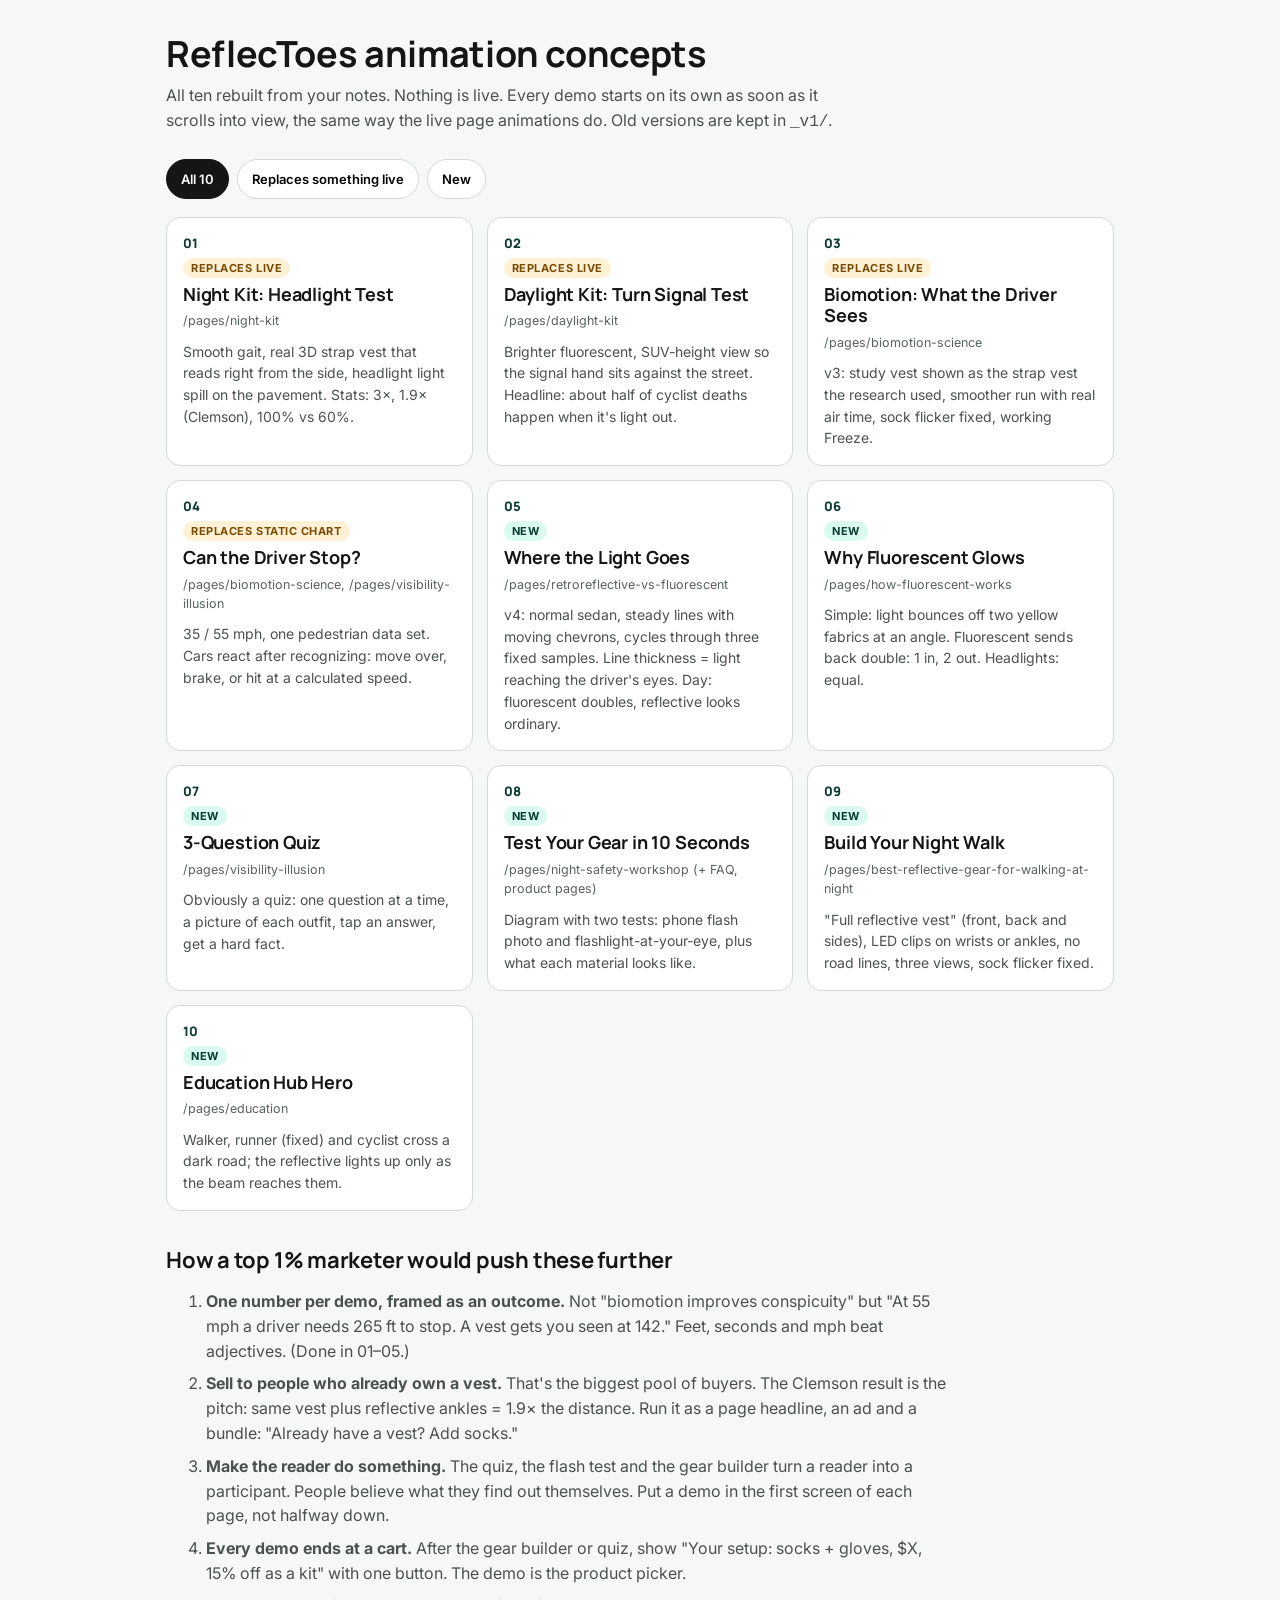
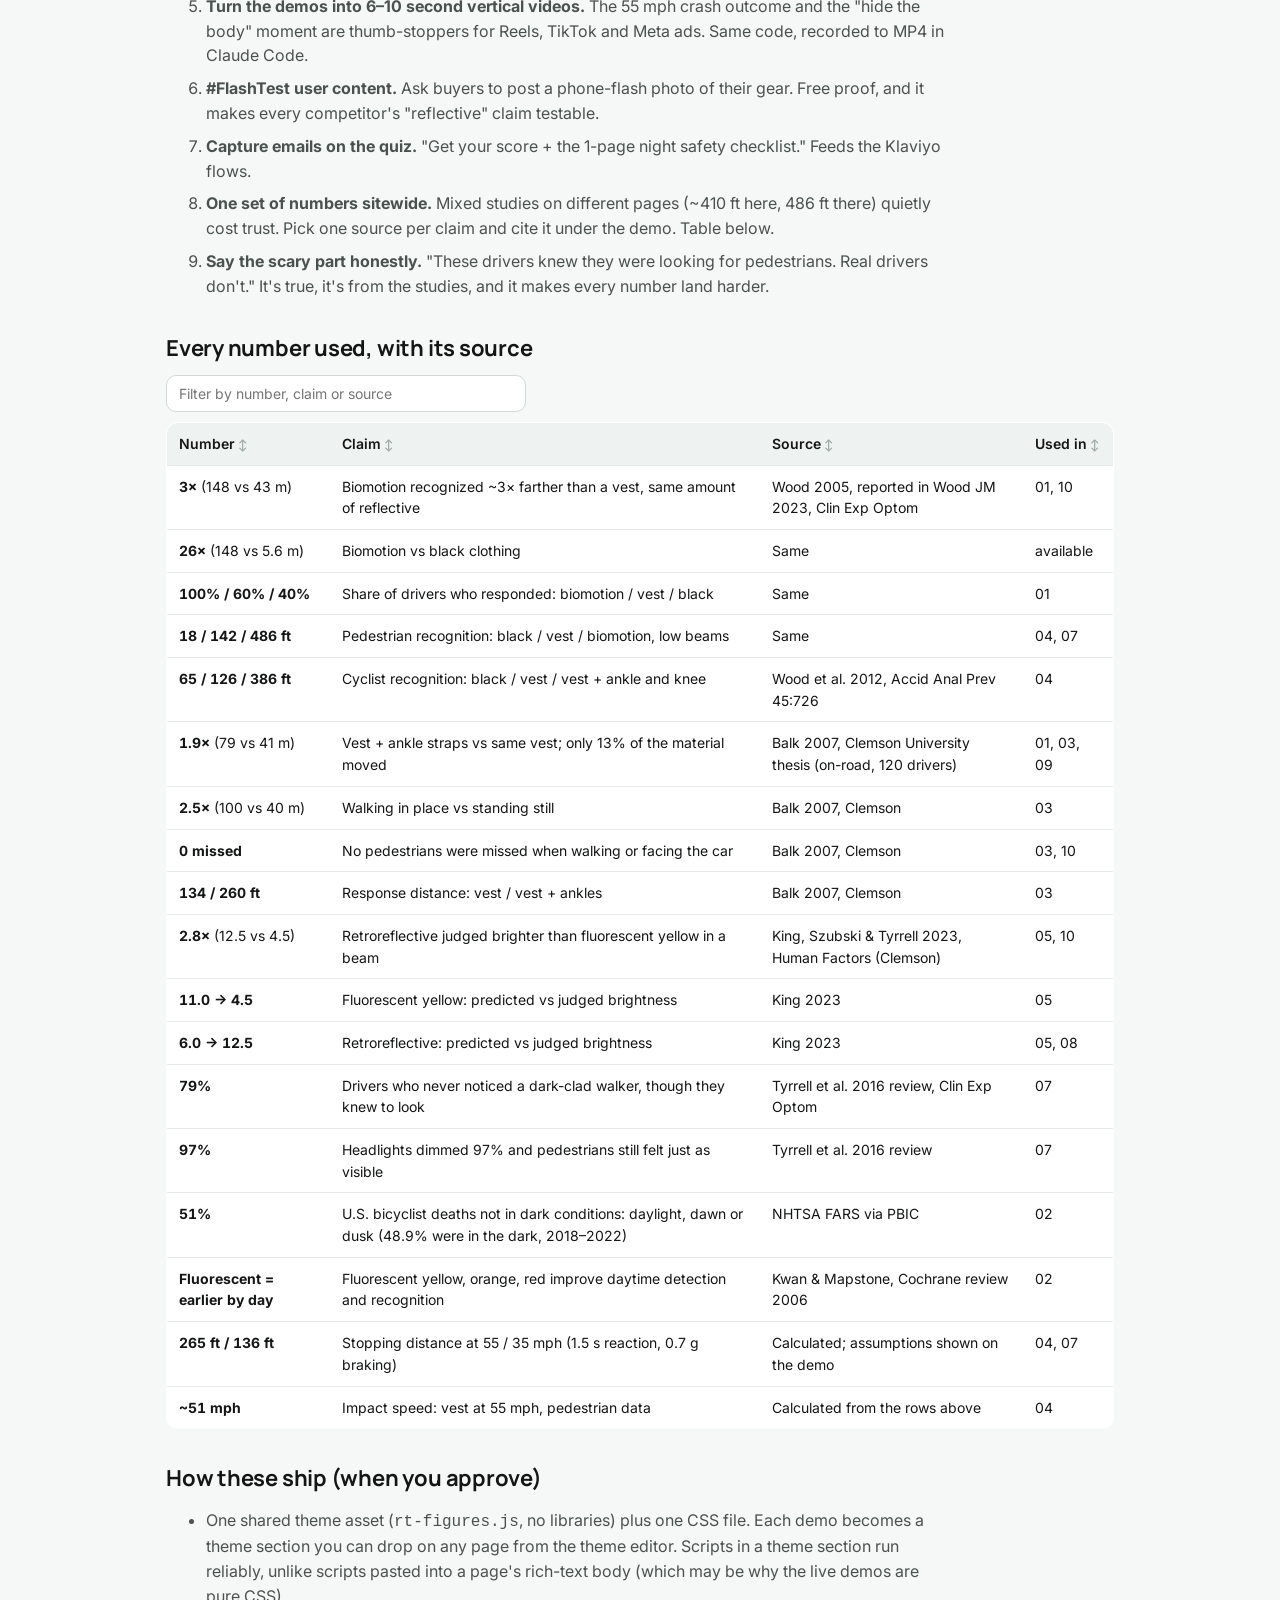
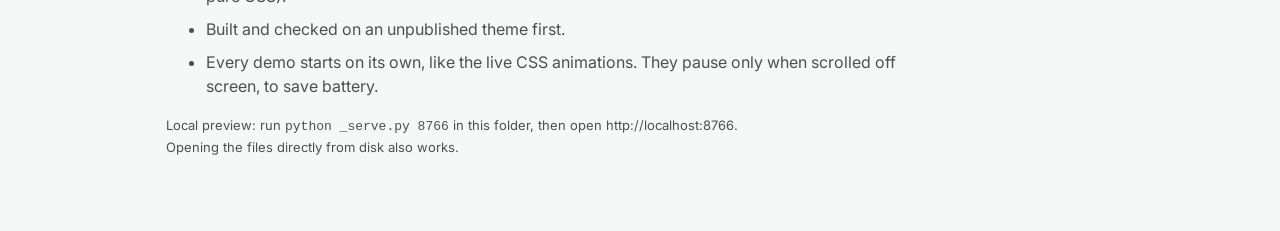
<file: ReflecToes-Combined-Review-2026-10-07 (1)/demos/index.html>
<!doctype html>
<html lang="en">
<head>
<meta charset="utf-8"><meta name="viewport" content="width=device-width,initial-scale=1">
<title>ReflecToes Animation Concepts</title>
<link rel="stylesheet" href="shared/rt-demo.css">
<style>
  .grid { display: grid; grid-template-columns: repeat(auto-fill, minmax(280px, 1fr)); gap: 14px; margin-top: 18px; }
  .card { background: #fff; border: 1px solid var(--line); border-radius: 14px; padding: 16px; display: flex; flex-direction: column; gap: 6px; text-decoration: none; color: var(--ink); transition: border-color .2s, transform .2s; }
  .card:hover { border-color: var(--accent); transform: translateY(-2px); }
  .card .num { font: 800 13px Manrope, sans-serif; color: var(--accent-ink); }
  .card h2 { margin: 0; font-size: 18px; }
  .card .page { font-size: 12.5px; color: var(--muted); }
  .card p { margin: 4px 0 0; font-size: 14px; color: var(--ink-2); }
  .pill { align-self: flex-start; font: 700 11px Inter, sans-serif; letter-spacing: .05em; text-transform: uppercase; padding: 3px 8px; border-radius: 999px; }
  .pill.rep { background: #fff1d6; color: #7a4b00; } .pill.new { background: #d9fbef; color: #0a3a30; }
  .filters { display: flex; gap: 8px; flex-wrap: wrap; margin-top: 8px; }
  .filters button { font: 600 13px Inter, sans-serif; border: 1px solid var(--line); background: #fff; border-radius: 999px; padding: 8px 14px; cursor: pointer; min-height: 40px; }
  .filters button[aria-pressed="true"] { background: var(--ink); color: #fff; border-color: var(--ink); }
  h2 { margin: 36px 0 8px; font-size: 22px; }
  .plain { max-width: 78ch; color: var(--ink-2); }
  .plain li { margin: 8px 0; }
  table { width: 100%; border-collapse: collapse; font-size: 14px; background: #fff; border: 1px solid var(--line); border-radius: 12px; overflow: hidden; }
  th, td { text-align: left; padding: 10px 12px; border-bottom: 1px solid #e6ebe9; vertical-align: top; }
  th { background: #eef2f0; font-weight: 600; cursor: pointer; user-select: none; white-space: nowrap; }
  th::after { content: " ↕"; color: #9aa6a1; font-size: 11px; }
  td b { font-variant-numeric: tabular-nums; }
  .tablewrap { overflow-x: auto; margin-top: 10px; }
  #q { font: 14px Inter, sans-serif; padding: 9px 12px; border: 1px solid var(--line); border-radius: 10px; width: min(360px, 100%); margin-top: 6px; }
</style>
</head>
<body>
<div class="wrap">
  <h1>ReflecToes animation concepts</h1>
  <p class="lede">All ten rebuilt from your notes. Nothing is live. Every demo starts on its own as soon as it scrolls into view, the same way the live page animations do. Old versions are kept in <code>_v1/</code>.</p>
  <div class="filters" role="group" aria-label="Filter demos">
    <button data-f="all" aria-pressed="true">All 10</button>
    <button data-f="rep" aria-pressed="false">Replaces something live</button>
    <button data-f="new" aria-pressed="false">New</button>
  </div>

  <div class="grid" id="grid">
    <a class="card" data-k="rep" href="01-night-kit-headlight-test.html"><span class="num">01</span><span class="pill rep">Replaces live</span><h2>Night Kit: Headlight Test</h2><span class="page">/pages/night-kit</span><p>Smooth gait, real 3D strap vest that reads right from the side, headlight light spill on the pavement. Stats: 3×, 1.9× (Clemson), 100% vs 60%.</p></a>
    <a class="card" data-k="rep" href="02-daylight-kit-turn-signal.html"><span class="num">02</span><span class="pill rep">Replaces live</span><h2>Daylight Kit: Turn Signal Test</h2><span class="page">/pages/daylight-kit</span><p>Brighter fluorescent, SUV-height view so the signal hand sits against the street. Headline: about half of cyclist deaths happen when it's light out.</p></a>
    <a class="card" data-k="rep" href="03-biomotion-point-light.html"><span class="num">03</span><span class="pill rep">Replaces live</span><h2>Biomotion: What the Driver Sees</h2><span class="page">/pages/biomotion-science</span><p>v3: study vest shown as the strap vest the research used, smoother run with real air time, sock flicker fixed, working Freeze.</p></a>
    <a class="card" data-k="rep" href="04-approach-45mph.html"><span class="num">04</span><span class="pill rep">Replaces static chart</span><h2>Can the Driver Stop?</h2><span class="page">/pages/biomotion-science, /pages/visibility-illusion</span><p>35 / 55 mph, one pedestrian data set. Cars react after recognizing: move over, brake, or hit at a calculated speed.</p></a>
    <a class="card" data-k="new" href="05-retro-vs-fluorescent-light-bounce.html"><span class="num">05</span><span class="pill new">New</span><h2>Where the Light Goes</h2><span class="page">/pages/retroreflective-vs-fluorescent</span><p>v4: normal sedan, steady lines with moving chevrons, cycles through three fixed samples. Line thickness = light reaching the driver's eyes. Day: fluorescent doubles, reflective looks ordinary.</p></a>
    <a class="card" data-k="new" href="06-how-fluorescent-works.html"><span class="num">06</span><span class="pill new">New</span><h2>Why Fluorescent Glows</h2><span class="page">/pages/how-fluorescent-works</span><p>Simple: light bounces off two yellow fabrics at an angle. Fluorescent sends back double: 1 in, 2 out. Headlights: equal.</p></a>
    <a class="card" data-k="new" href="07-visibility-illusion-guess.html"><span class="num">07</span><span class="pill new">New</span><h2>3-Question Quiz</h2><span class="page">/pages/visibility-illusion</span><p>Obviously a quiz: one question at a time, a picture of each outfit, tap an answer, get a hard fact.</p></a>
    <a class="card" data-k="new" href="08-workshop-flashlight-test.html"><span class="num">08</span><span class="pill new">New</span><h2>Test Your Gear in 10 Seconds</h2><span class="page">/pages/night-safety-workshop (+ FAQ, product pages)</span><p>Diagram with two tests: phone flash photo and flashlight-at-your-eye, plus what each material looks like.</p></a>
    <a class="card" data-k="new" href="09-walking-gear-builder.html"><span class="num">09</span><span class="pill new">New</span><h2>Build Your Night Walk</h2><span class="page">/pages/best-reflective-gear-for-walking-at-night</span><p>"Full reflective vest" (front, back and sides), LED clips on wrists or ankles, no road lines, three views, sock flicker fixed.</p></a>
    <a class="card" data-k="new" href="10-education-hub-hero.html"><span class="num">10</span><span class="pill new">New</span><h2>Education Hub Hero</h2><span class="page">/pages/education</span><p>Walker, runner (fixed) and cyclist cross a dark road; the reflective lights up only as the beam reaches them.</p></a>
  </div>

  <h2>How a top 1% marketer would push these further</h2>
  <ol class="plain">
    <li><b>One number per demo, framed as an outcome.</b> Not "biomotion improves conspicuity" but "At 55 mph a driver needs 265 ft to stop. A vest gets you seen at 142." Feet, seconds and mph beat adjectives. (Done in 01–05.)</li>
    <li><b>Sell to people who already own a vest.</b> That's the biggest pool of buyers. The Clemson result is the pitch: same vest plus reflective ankles = 1.9× the distance. Run it as a page headline, an ad and a bundle: "Already have a vest? Add socks."</li>
    <li><b>Make the reader do something.</b> The quiz, the flash test and the gear builder turn a reader into a participant. People believe what they find out themselves. Put a demo in the first screen of each page, not halfway down.</li>
    <li><b>Every demo ends at a cart.</b> After the gear builder or quiz, show "Your setup: socks + gloves, $X, 15% off as a kit" with one button. The demo is the product picker.</li>
    <li><b>Turn the demos into 6–10 second vertical videos.</b> The 55 mph crash outcome and the "hide the body" moment are thumb-stoppers for Reels, TikTok and Meta ads. Same code, recorded to MP4 in Claude Code.</li>
    <li><b>#FlashTest user content.</b> Ask buyers to post a phone-flash photo of their gear. Free proof, and it makes every competitor's "reflective" claim testable.</li>
    <li><b>Capture emails on the quiz.</b> "Get your score + the 1-page night safety checklist." Feeds the Klaviyo flows.</li>
    <li><b>One set of numbers sitewide.</b> Mixed studies on different pages (~410 ft here, 486 ft there) quietly cost trust. Pick one source per claim and cite it under the demo. Table below.</li>
    <li><b>Say the scary part honestly.</b> "These drivers knew they were looking for pedestrians. Real drivers don't." It's true, it's from the studies, and it makes every number land harder.</li>
  </ol>

  <h2>Every number used, with its source</h2>
  <input id="q" type="search" placeholder="Filter by number, claim or source" aria-label="Filter numbers">
  <div class="tablewrap">
    <table id="nums">
      <thead><tr><th data-c="0">Number</th><th data-c="1">Claim</th><th data-c="2">Source</th><th data-c="3">Used in</th></tr></thead>
      <tbody>
        <tr><td><b>3×</b> (148 vs 43 m)</td><td>Biomotion recognized ~3× farther than a vest, same amount of reflective</td><td>Wood 2005, reported in Wood JM 2023, Clin Exp Optom</td><td>01, 10</td></tr>
        <tr><td><b>26×</b> (148 vs 5.6 m)</td><td>Biomotion vs black clothing</td><td>Same</td><td>available</td></tr>
        <tr><td><b>100% / 60% / 40%</b></td><td>Share of drivers who responded: biomotion / vest / black</td><td>Same</td><td>01</td></tr>
        <tr><td><b>18 / 142 / 486 ft</b></td><td>Pedestrian recognition: black / vest / biomotion, low beams</td><td>Same</td><td>04, 07</td></tr>
        <tr><td><b>65 / 126 / 386 ft</b></td><td>Cyclist recognition: black / vest / vest + ankle and knee</td><td>Wood et al. 2012, Accid Anal Prev 45:726</td><td>04</td></tr>
        <tr><td><b>1.9×</b> (79 vs 41 m)</td><td>Vest + ankle straps vs same vest; only 13% of the material moved</td><td>Balk 2007, Clemson University thesis (on-road, 120 drivers)</td><td>01, 03, 09</td></tr>
        <tr><td><b>2.5×</b> (100 vs 40 m)</td><td>Walking in place vs standing still</td><td>Balk 2007, Clemson</td><td>03</td></tr>
        <tr><td><b>0 missed</b></td><td>No pedestrians were missed when walking or facing the car</td><td>Balk 2007, Clemson</td><td>03, 10</td></tr>
        <tr><td><b>134 / 260 ft</b></td><td>Response distance: vest / vest + ankles</td><td>Balk 2007, Clemson</td><td>03</td></tr>
        <tr><td><b>2.8×</b> (12.5 vs 4.5)</td><td>Retroreflective judged brighter than fluorescent yellow in a beam</td><td>King, Szubski &amp; Tyrrell 2023, Human Factors (Clemson)</td><td>05, 10</td></tr>
        <tr><td><b>11.0 → 4.5</b></td><td>Fluorescent yellow: predicted vs judged brightness</td><td>King 2023</td><td>05</td></tr>
        <tr><td><b>6.0 → 12.5</b></td><td>Retroreflective: predicted vs judged brightness</td><td>King 2023</td><td>05, 08</td></tr>
        <tr><td><b>79%</b></td><td>Drivers who never noticed a dark-clad walker, though they knew to look</td><td>Tyrrell et al. 2016 review, Clin Exp Optom</td><td>07</td></tr>
        <tr><td><b>97%</b></td><td>Headlights dimmed 97% and pedestrians still felt just as visible</td><td>Tyrrell et al. 2016 review</td><td>07</td></tr>
        <tr><td><b>51%</b></td><td>U.S. bicyclist deaths not in dark conditions: daylight, dawn or dusk (48.9% were in the dark, 2018–2022)</td><td>NHTSA FARS via PBIC</td><td>02</td></tr>
        <tr><td><b>Fluorescent = earlier by day</b></td><td>Fluorescent yellow, orange, red improve daytime detection and recognition</td><td>Kwan &amp; Mapstone, Cochrane review 2006</td><td>02</td></tr>
        <tr><td><b>265 ft / 136 ft</b></td><td>Stopping distance at 55 / 35 mph (1.5 s reaction, 0.7 g braking)</td><td>Calculated; assumptions shown on the demo</td><td>04, 07</td></tr>
        <tr><td><b>~51 mph</b></td><td>Impact speed: vest at 55 mph, pedestrian data</td><td>Calculated from the rows above</td><td>04</td></tr>
      </tbody>
    </table>
  </div>

  <h2>How these ship (when you approve)</h2>
  <ul class="plain">
    <li>One shared theme asset (<code>rt-figures.js</code>, no libraries) plus one CSS file. Each demo becomes a theme section you can drop on any page from the theme editor. Scripts in a theme section run reliably, unlike scripts pasted into a page's rich-text body (which may be why the live demos are pure CSS).</li>
    <li>Built and checked on an unpublished theme first.</li>
    <li>Every demo starts on its own, like the live CSS animations. They pause only when scrolled off screen, to save battery.</li>
  </ul>
  <p class="plain" style="font-size:13px">Local preview: run <code>python _serve.py 8766</code> in this folder, then open http://localhost:8766. Opening the files directly from disk also works.</p>
</div>
<script>
  const btns = document.querySelectorAll('[data-f]');
  btns.forEach((b) => b.onclick = () => {
    btns.forEach((x) => x.setAttribute('aria-pressed', x === b));
    document.querySelectorAll('#grid .card').forEach((c) => c.hidden = b.dataset.f !== 'all' && c.dataset.k !== b.dataset.f);
  });
  // numbers table: filter + sort
  const tb = document.querySelector('#nums tbody'), rows = [...tb.rows];
  document.getElementById('q').oninput = (e) => { const v = e.target.value.toLowerCase(); rows.forEach((r) => (r.hidden = !r.textContent.toLowerCase().includes(v))); };
  let dir = 1;
  document.querySelectorAll('#nums th').forEach((th) => th.onclick = () => { const c = +th.dataset.c; dir = -dir; rows.sort((a, b) => a.cells[c].textContent.localeCompare(b.cells[c].textContent, undefined, { numeric: true }) * dir).forEach((r) => tb.appendChild(r)); });
</script>
</body>
</html>
</file>
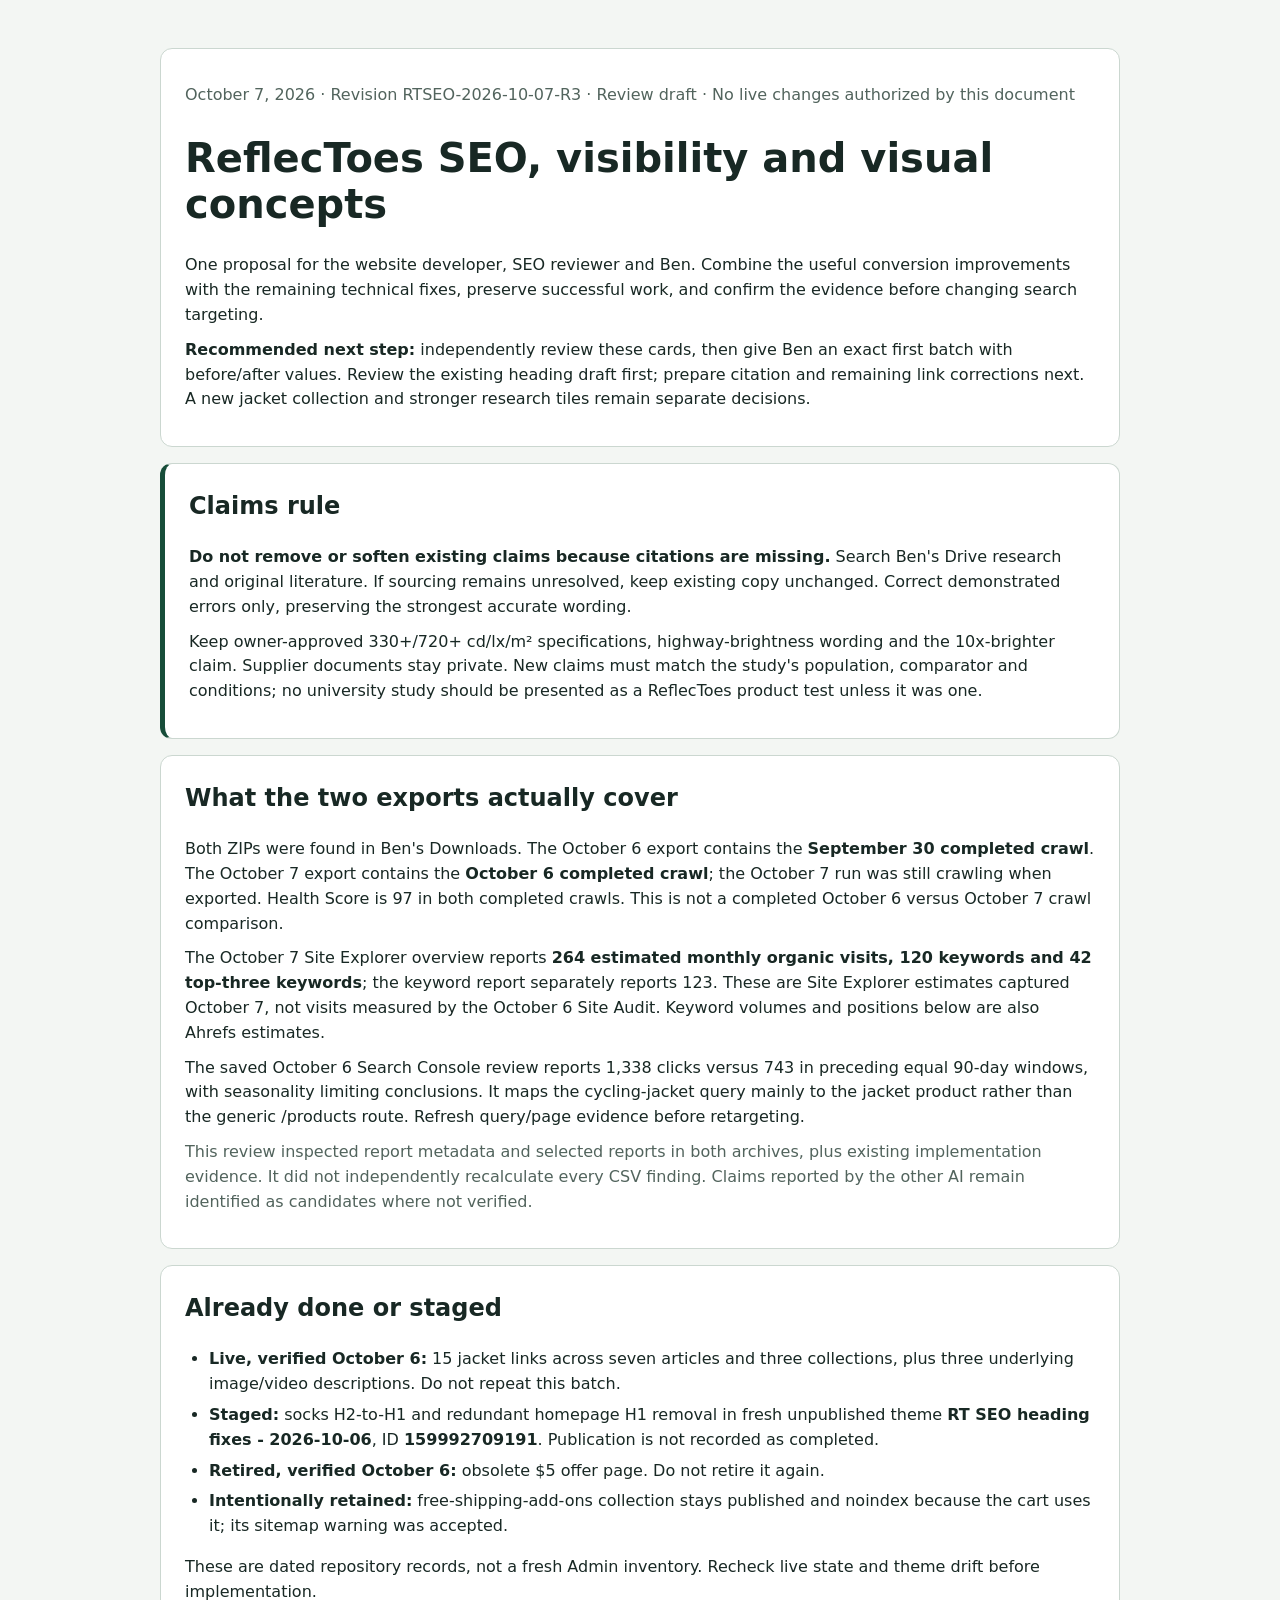
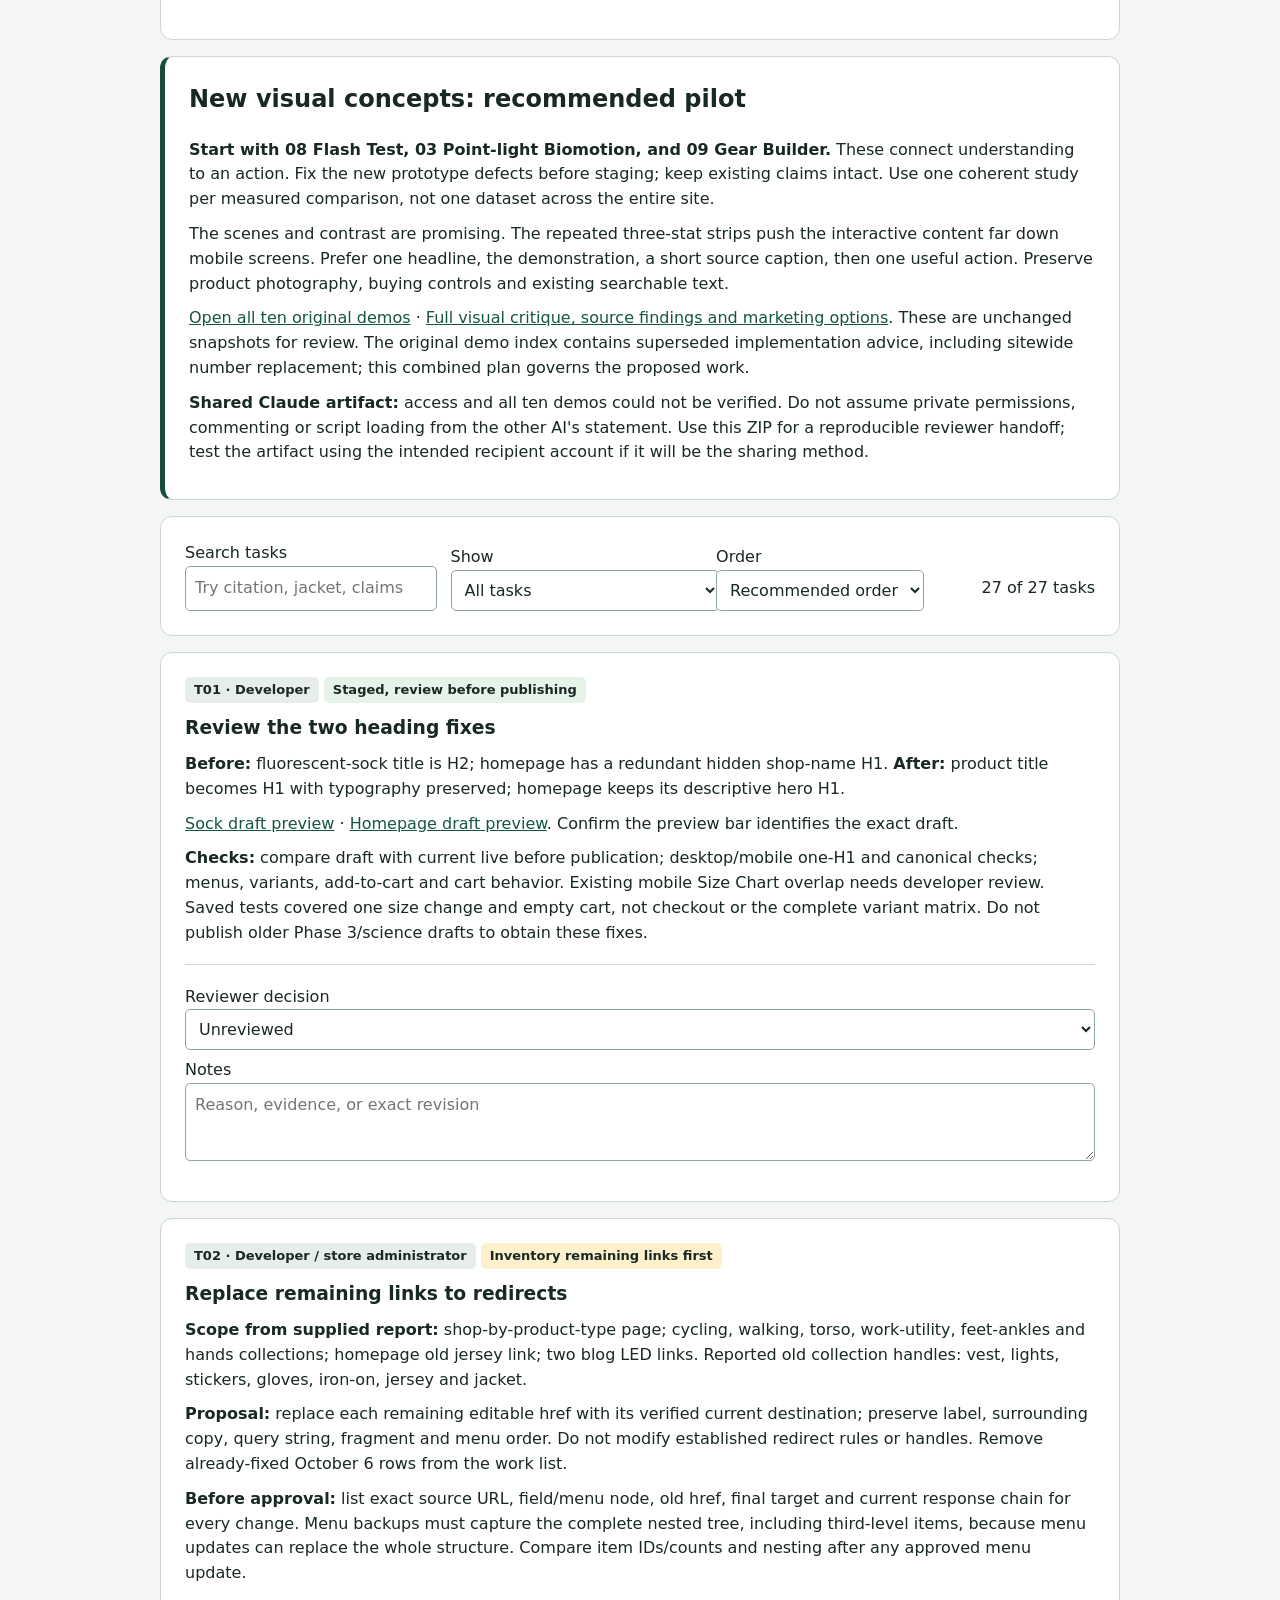
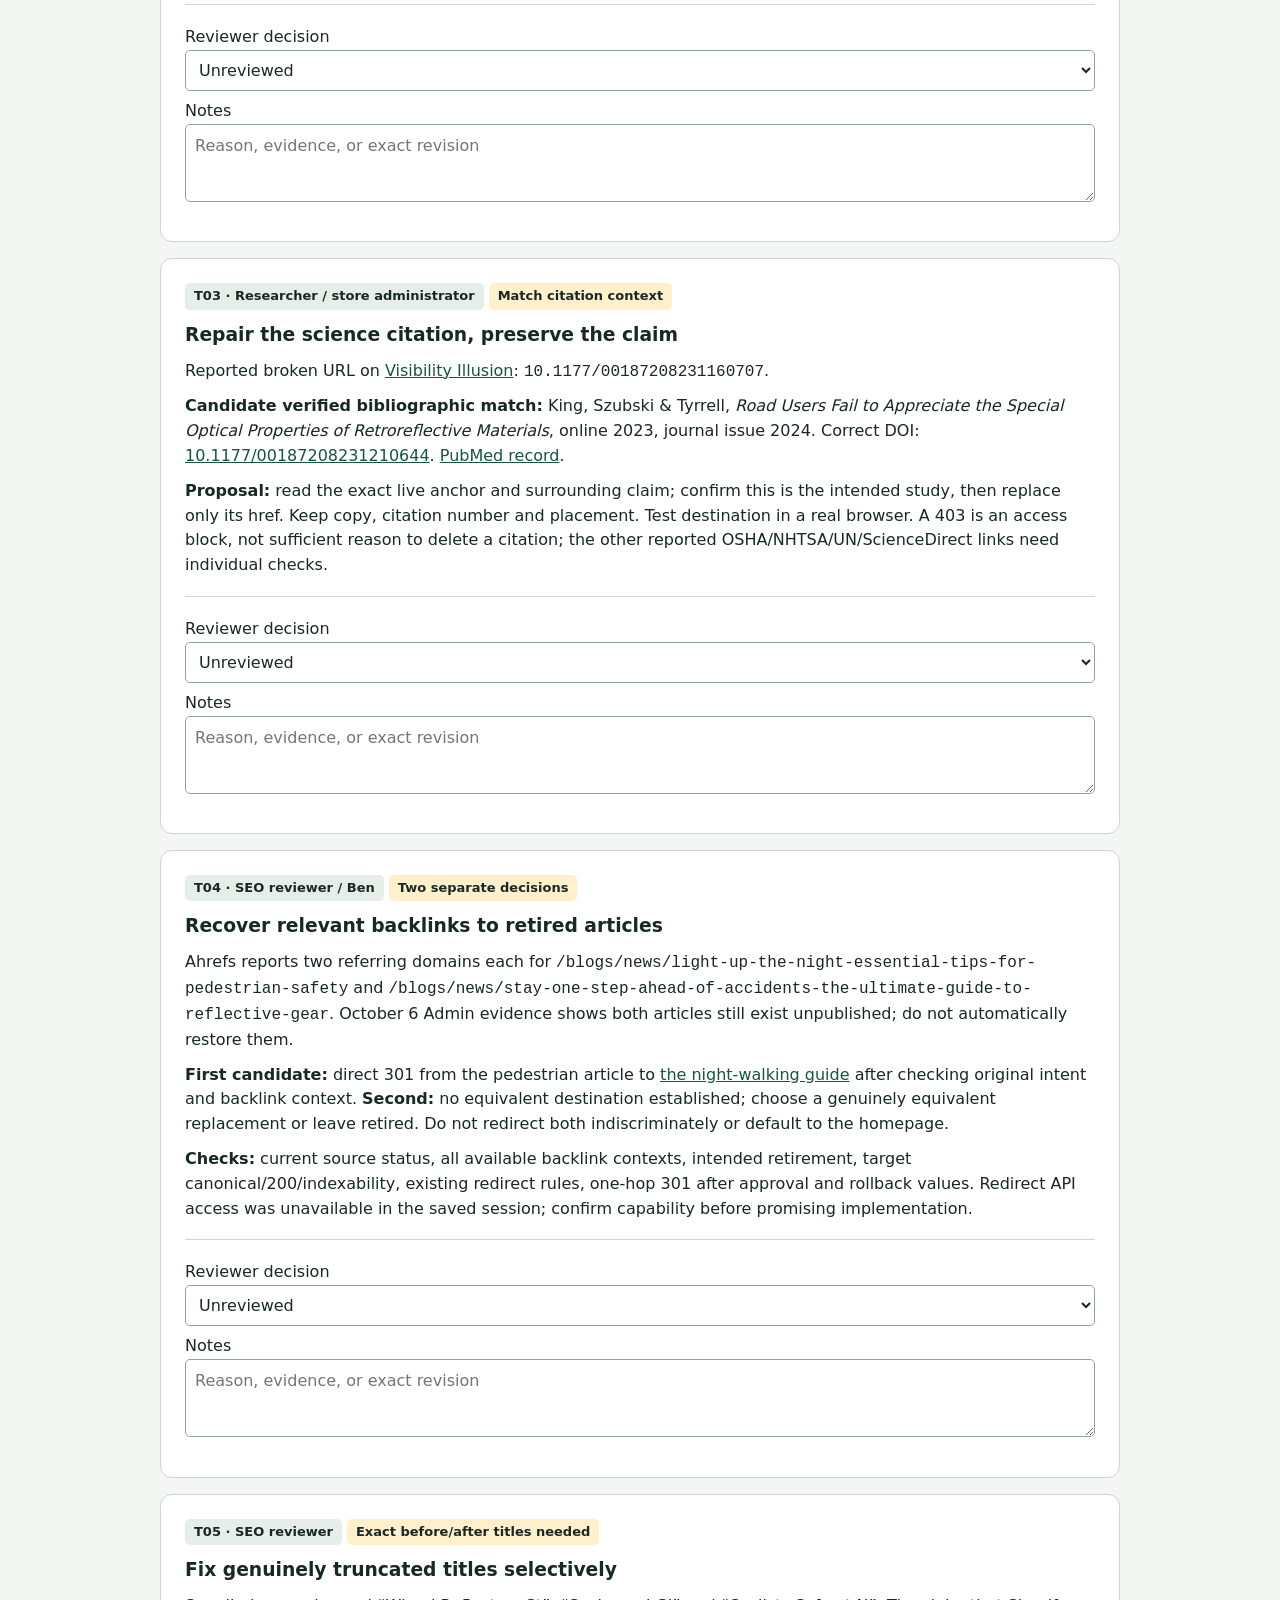
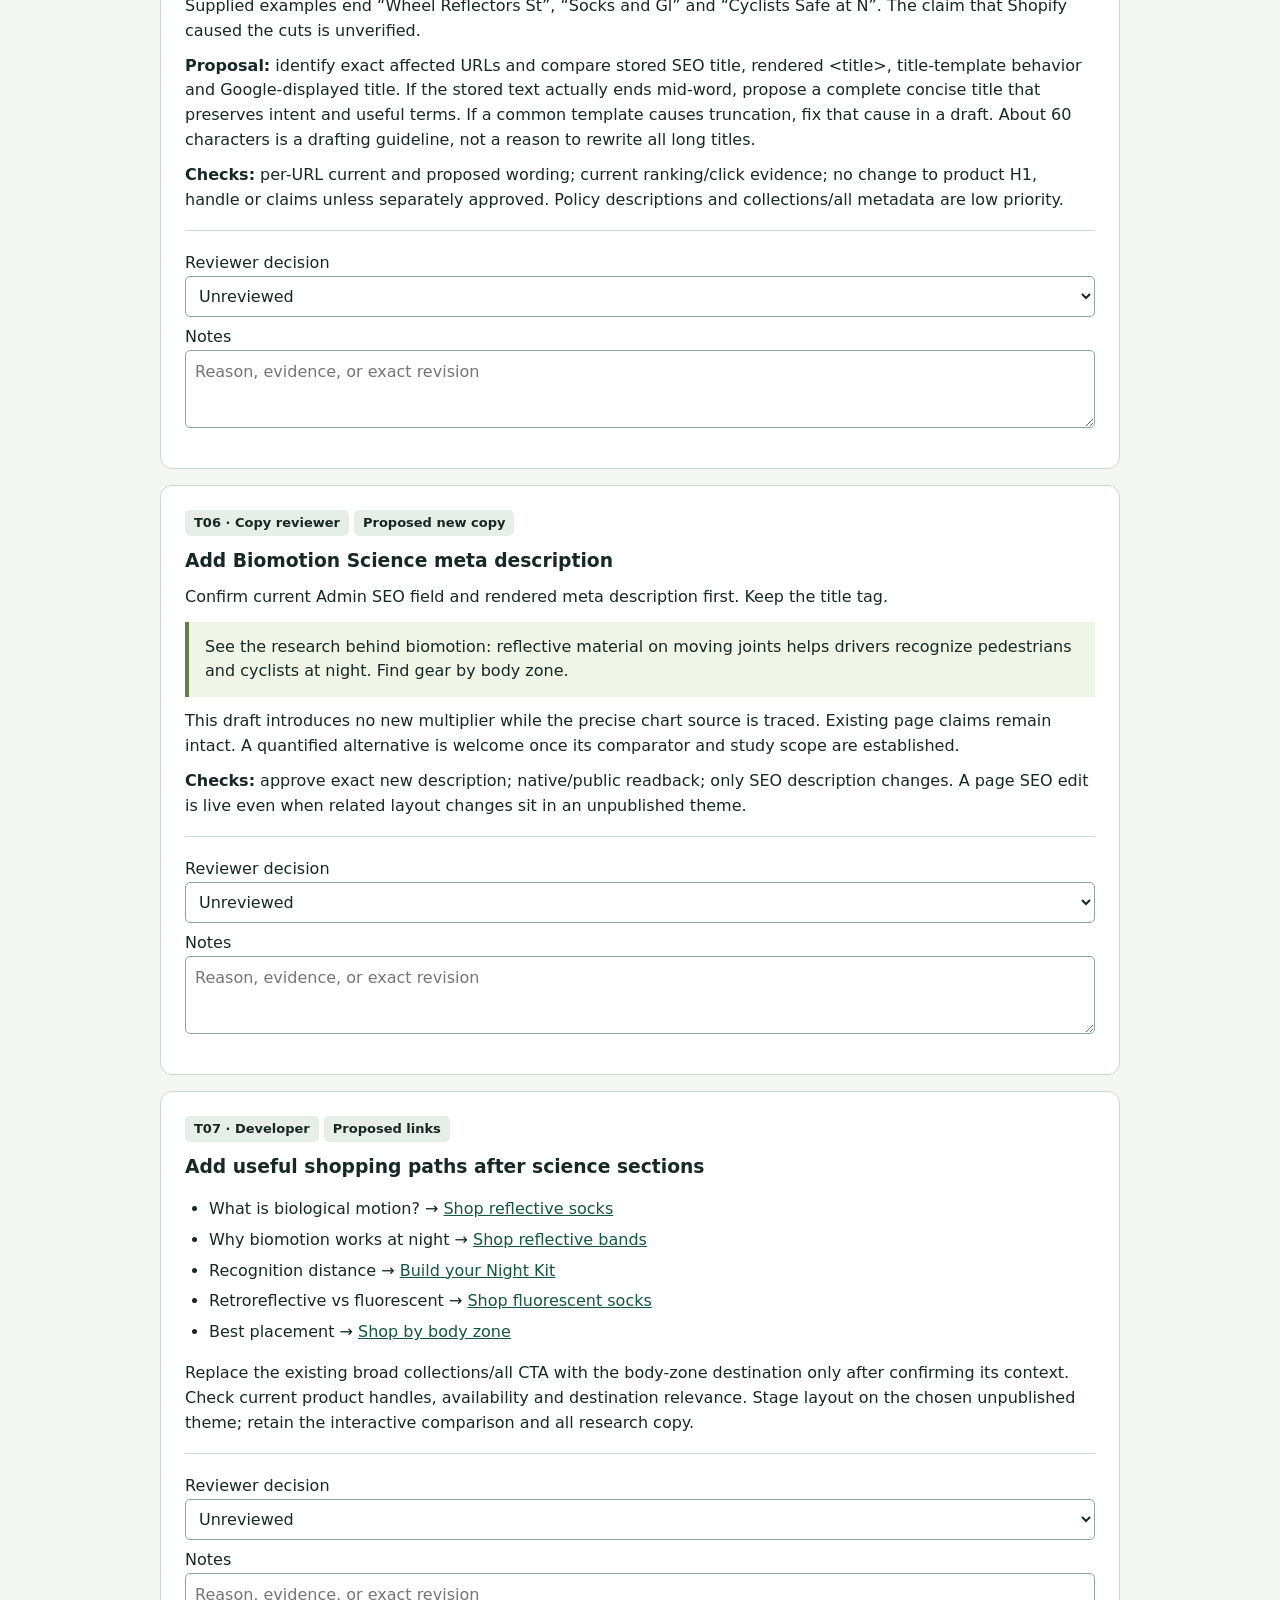
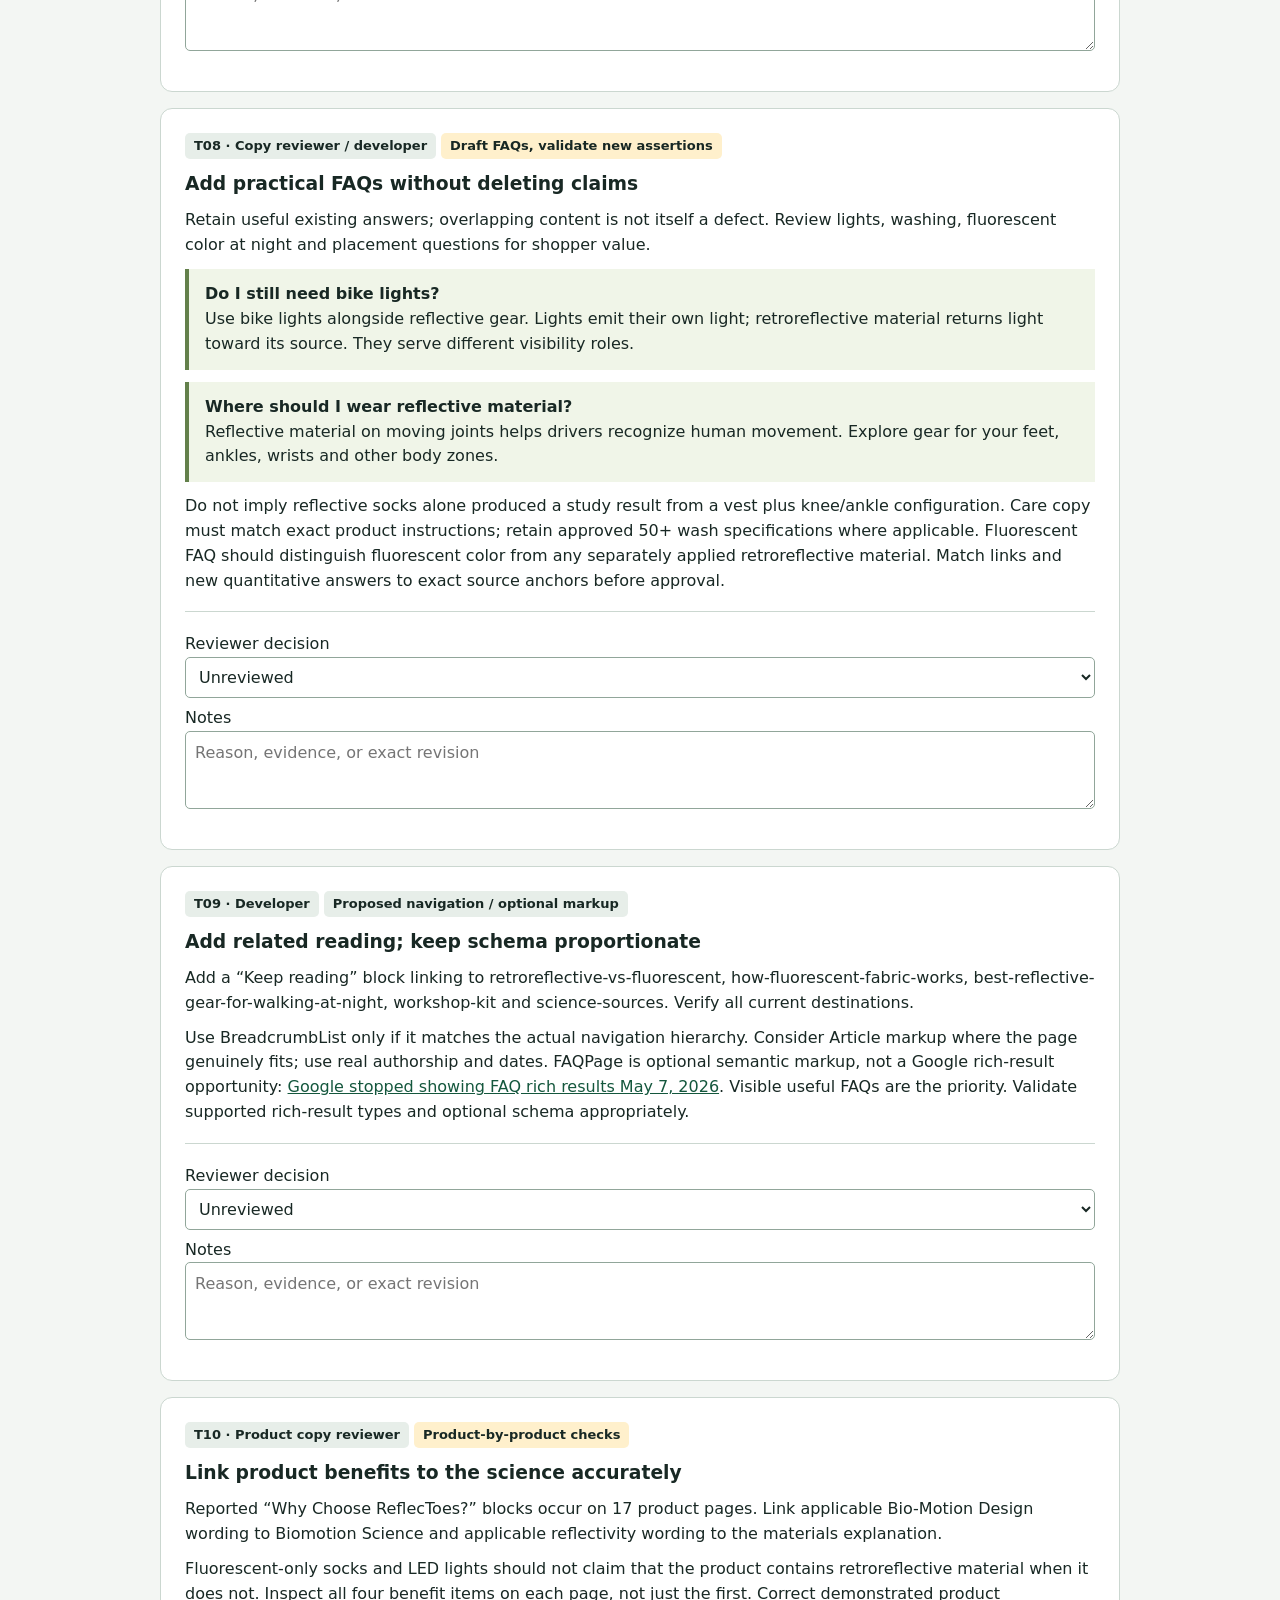
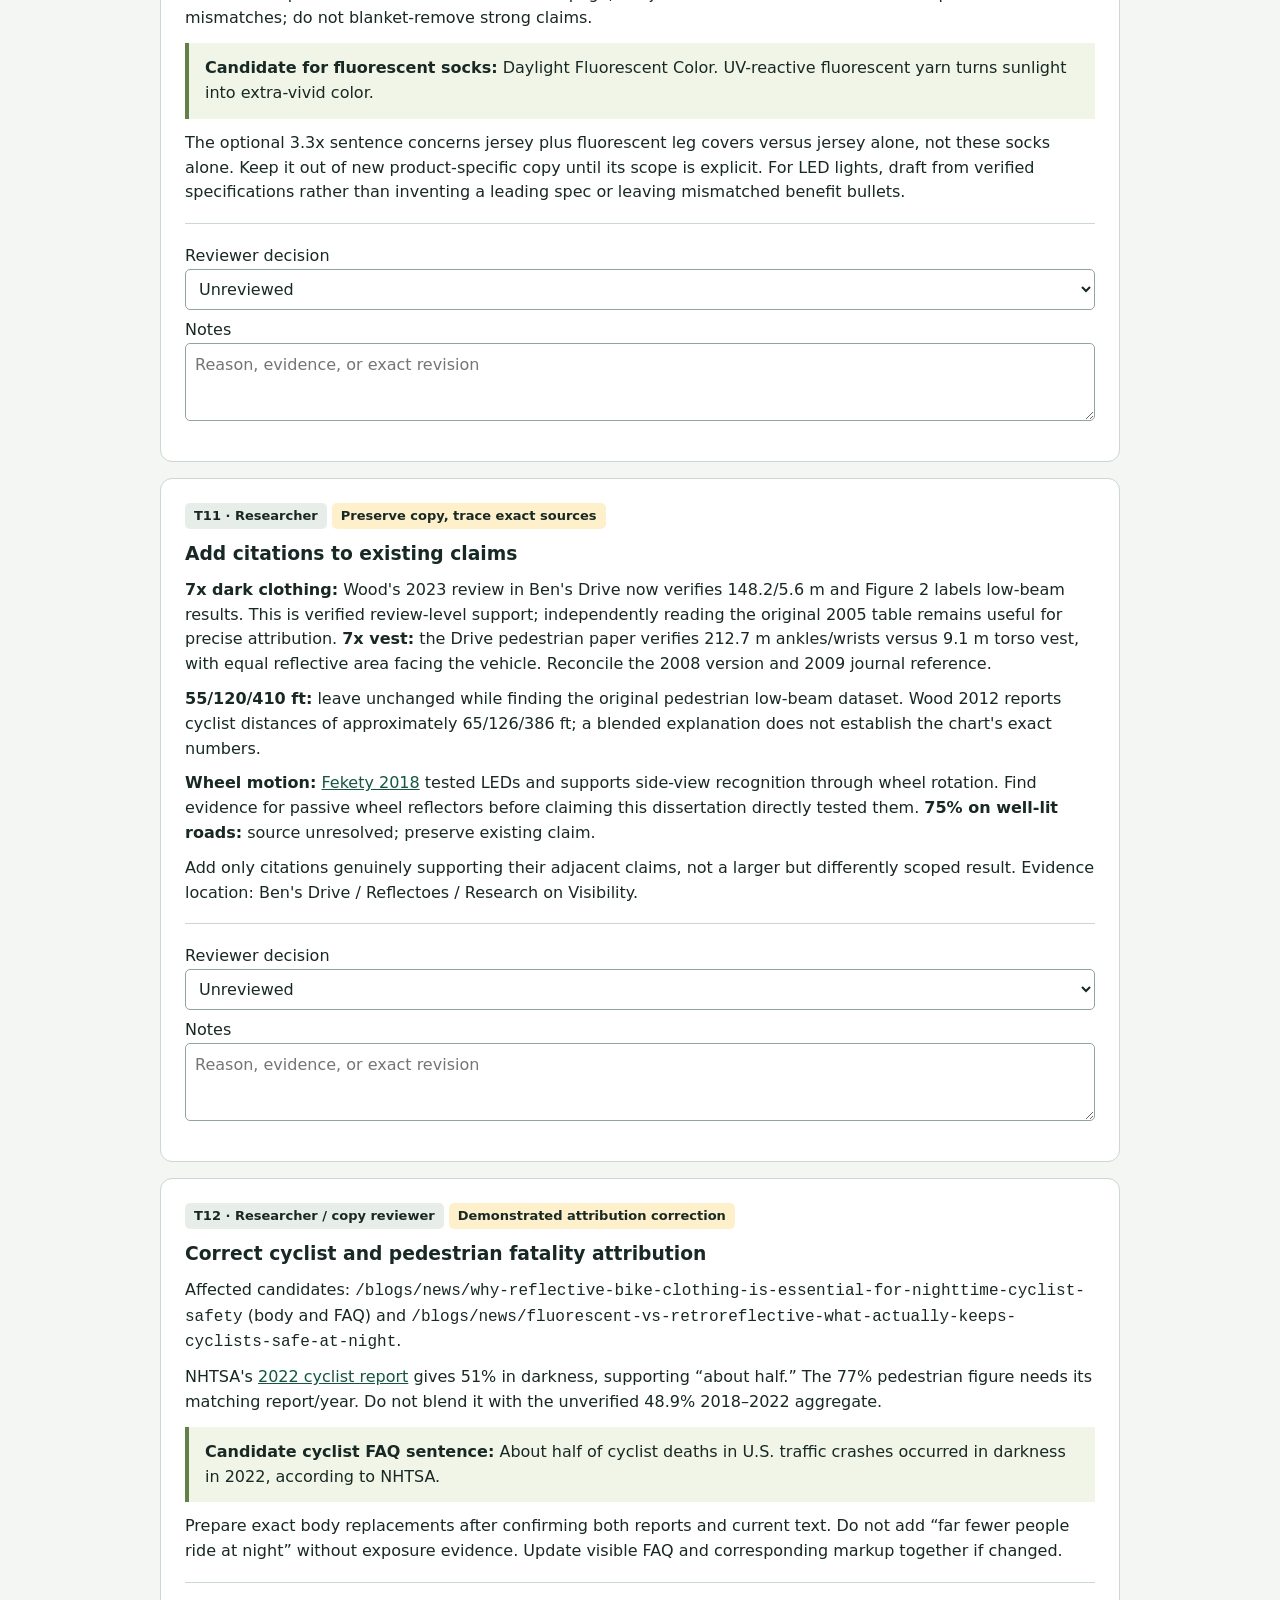
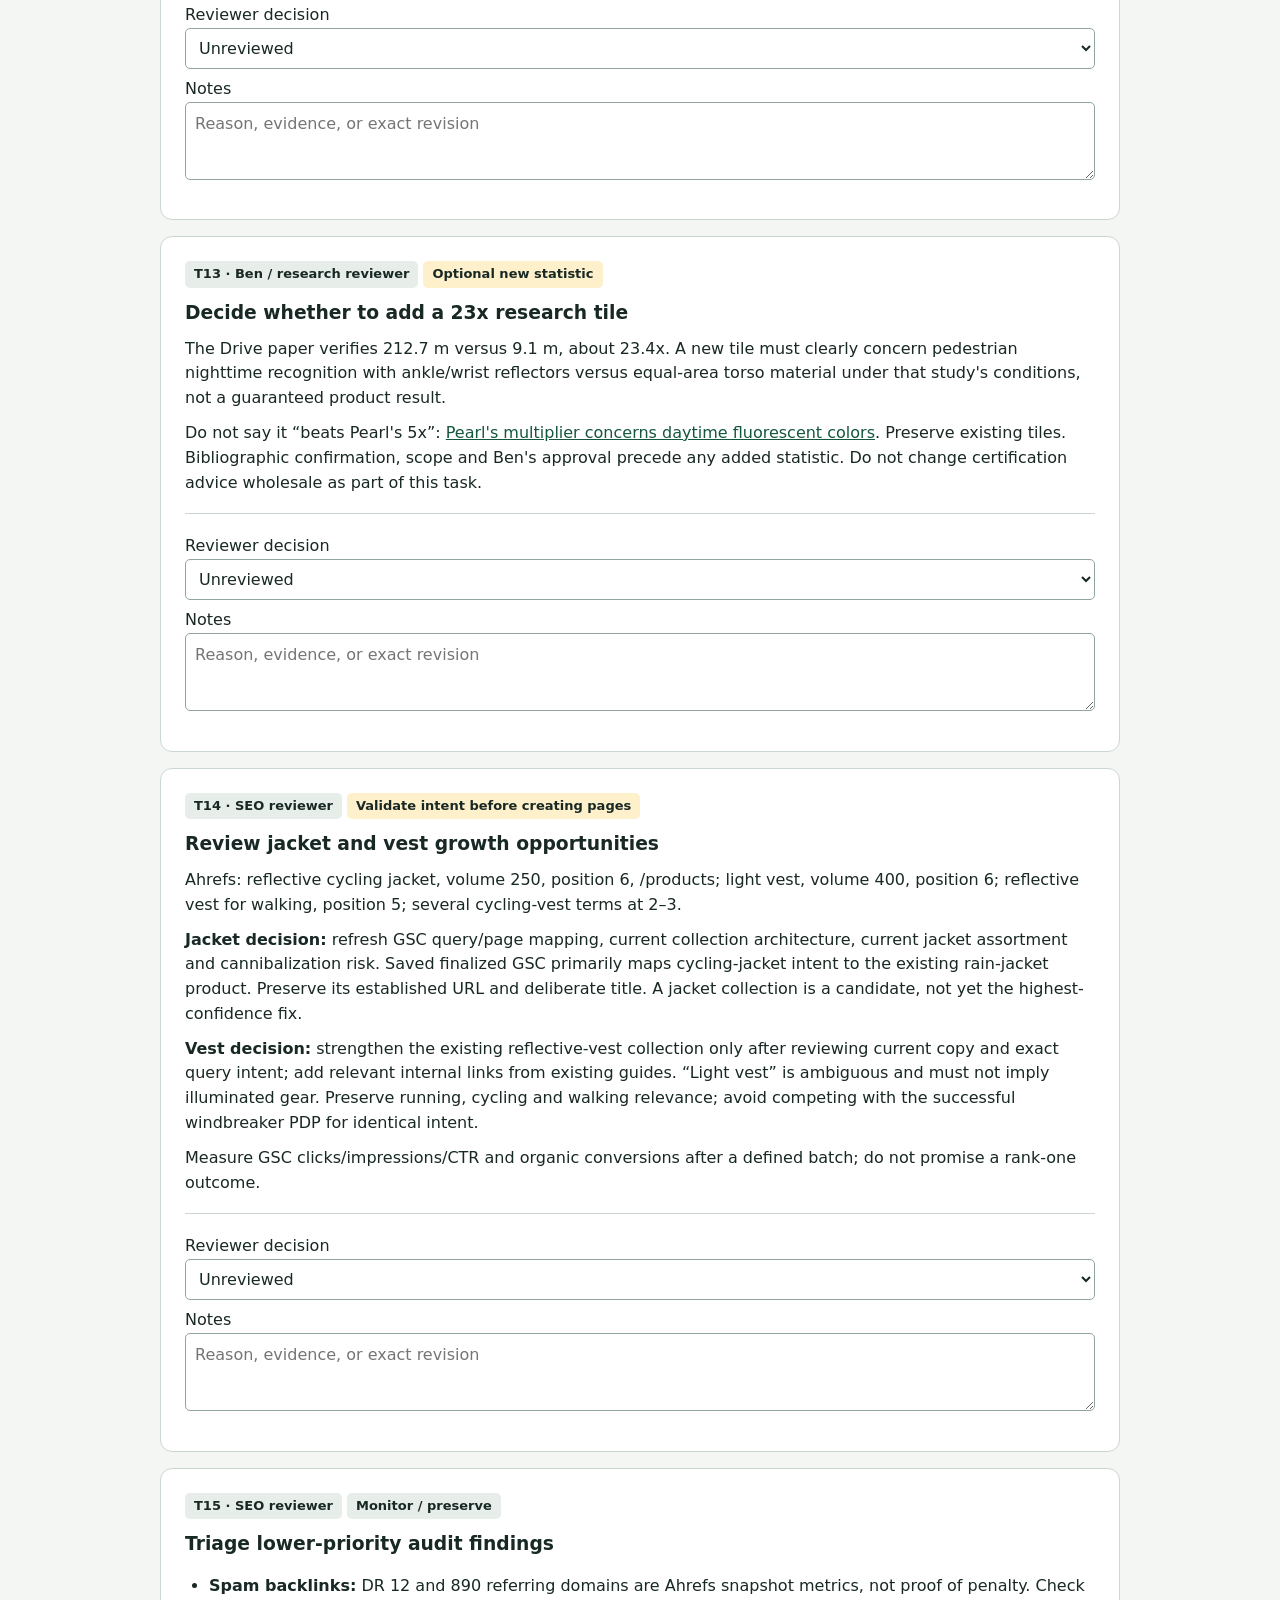
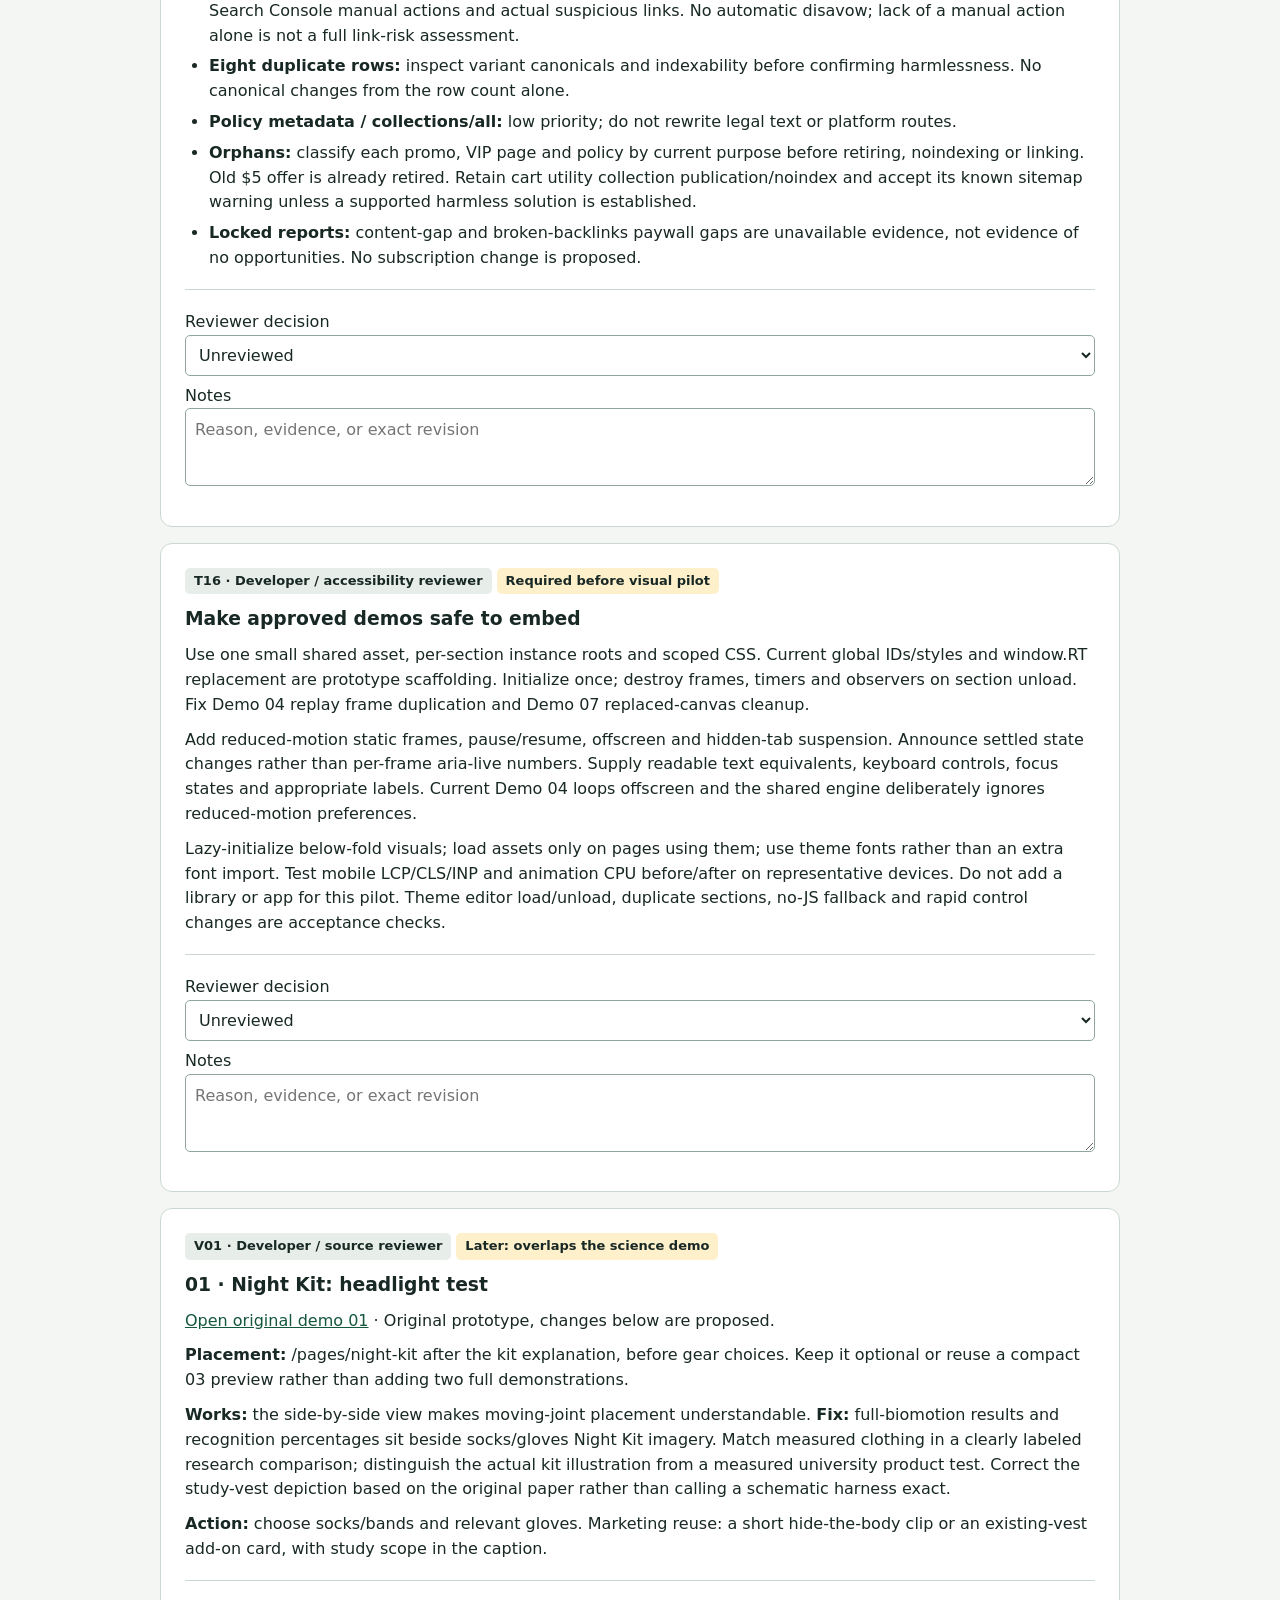
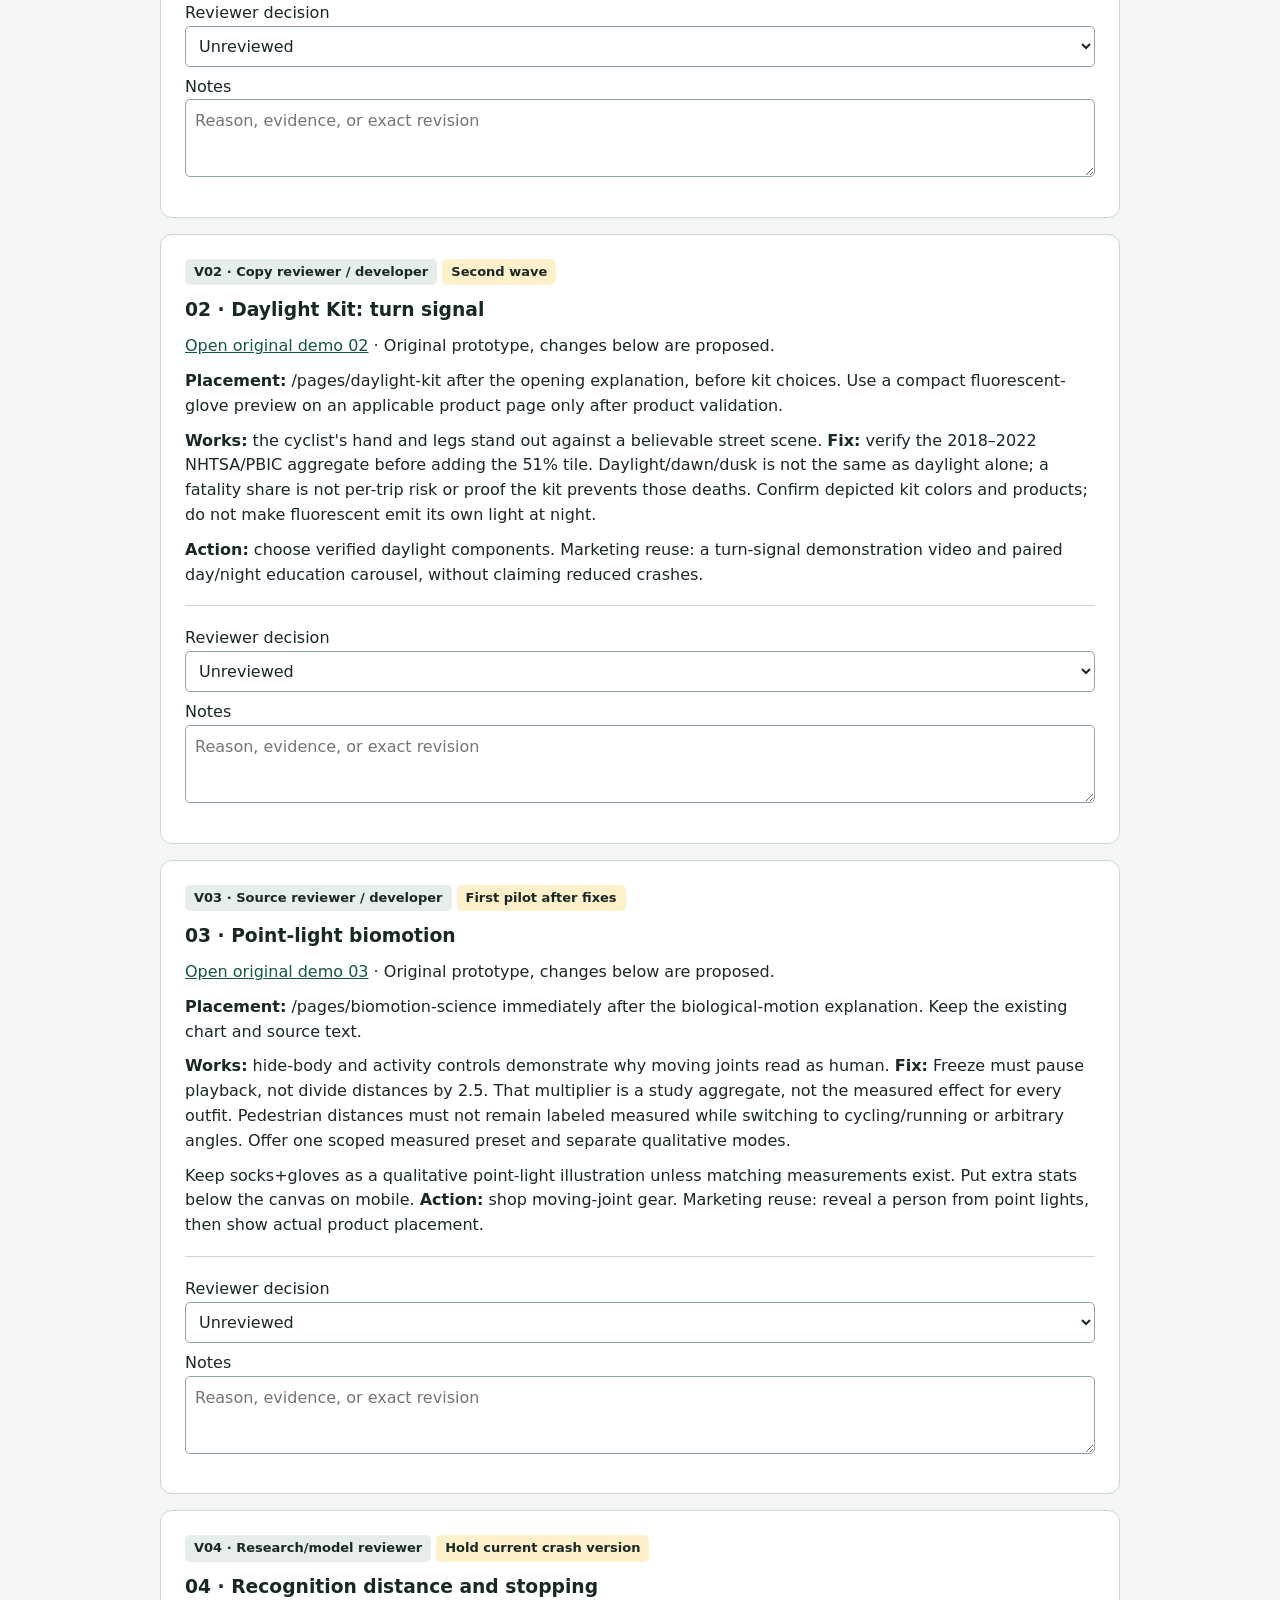
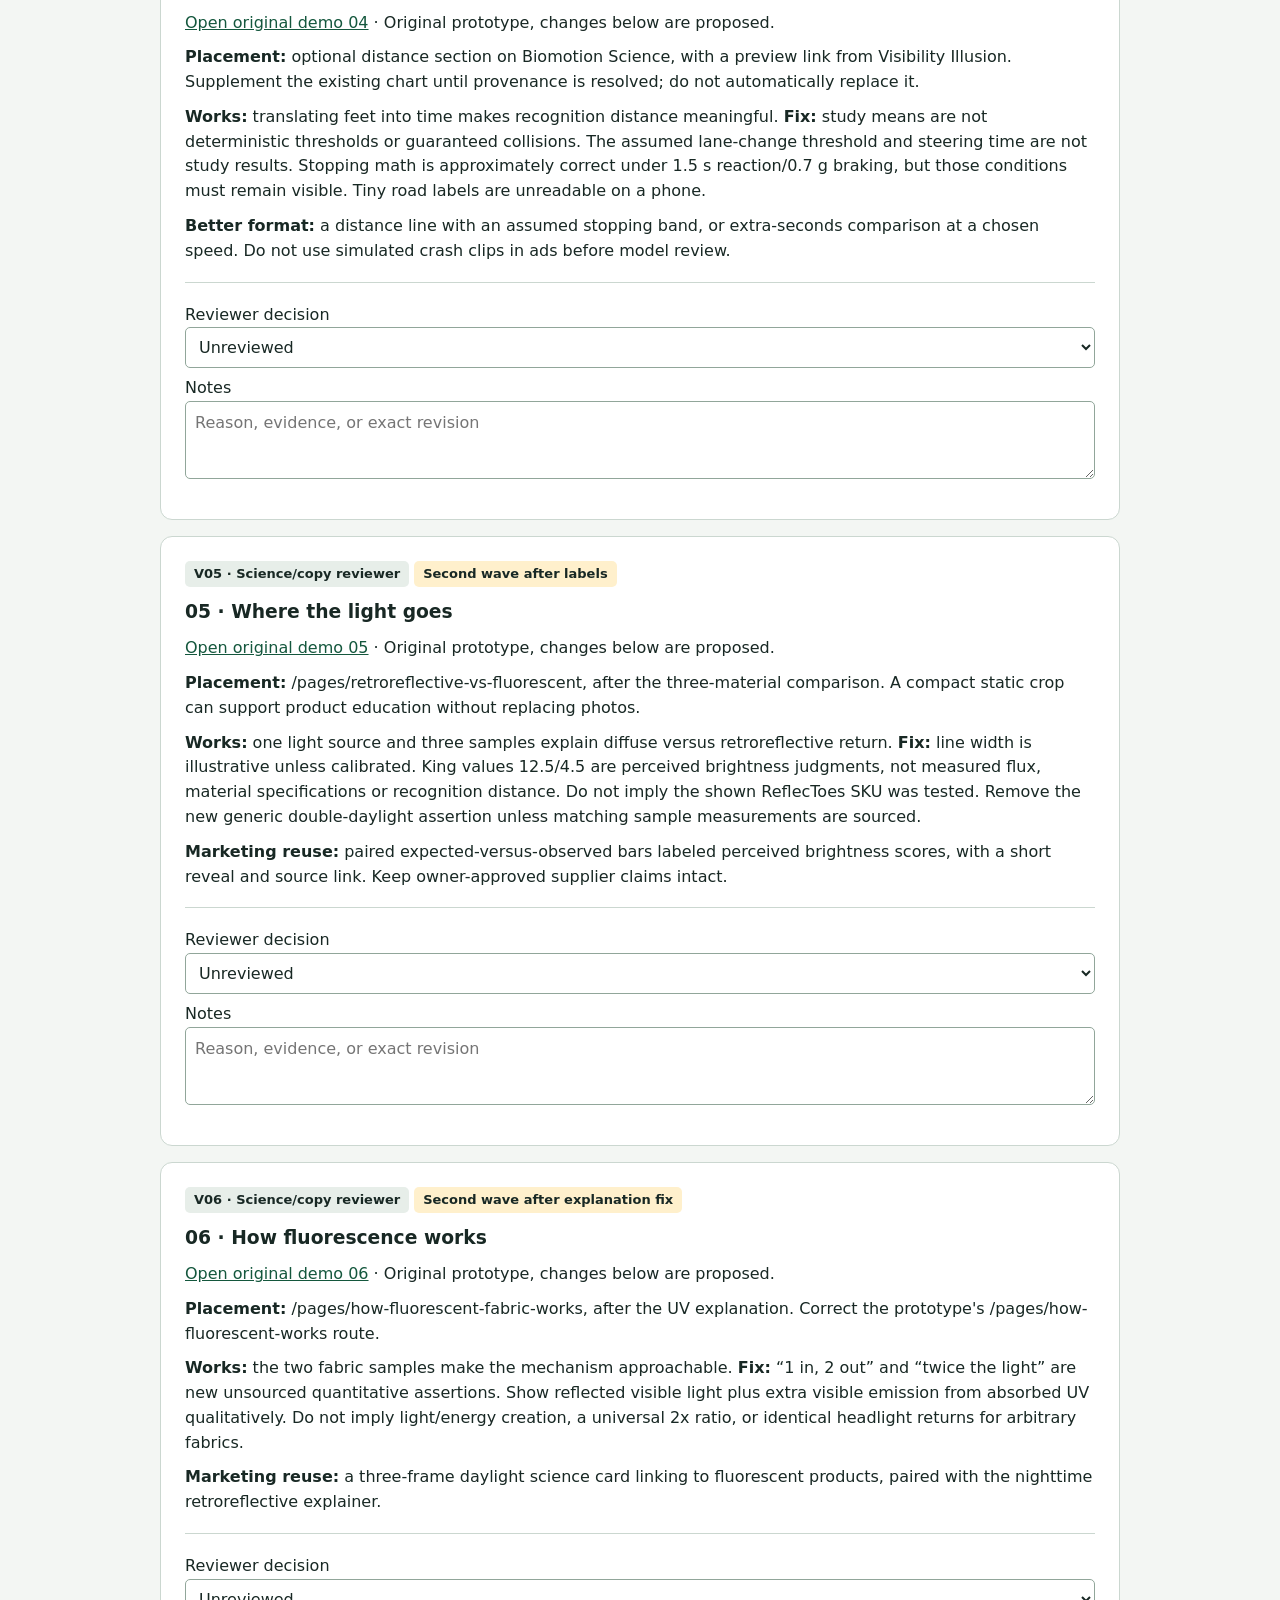
<file: ReflecToes-Combined-Review-2026-10-07 (1)/ReflecToes-Combined-Review.html>
<!doctype html>
<html lang="en"><head><meta charset="utf-8"><meta name="viewport" content="width=device-width,initial-scale=1"><title>ReflecToes: proposed SEO and visibility changes</title>
<style>
:root{color-scheme:light;--ink:#182824;--muted:#52645d;--line:#cbd7d0;--accent:#174d39}*{box-sizing:border-box}body{margin:0;background:#f3f6f3;color:var(--ink);font:16px/1.55 system-ui,sans-serif}main{max-width:1000px;margin:auto;padding:32px 20px 70px}h1{font-size:clamp(27px,4vw,40px);line-height:1.15}h2{margin-top:35px}h3{margin:0 0 10px}p{margin:10px 0}a{color:#14573d;overflow-wrap:anywhere}code{overflow-wrap:anywhere}header,.panel,article{background:white;border:1px solid var(--line);padding:24px;border-radius:12px;margin:16px 0}.rule{border-left:5px solid var(--accent)}.muted{color:var(--muted)}.badge{display:inline-block;background:#e7eee9;padding:3px 9px;border-radius:5px;font-size:13px;font-weight:650;margin:0 5px 10px 0}.hold{background:#fff0cc}.done{background:#e5f3e8}.copy{background:#f0f5e8;border-left:4px solid #63804b;padding:13px 16px;margin:12px 0}.controls{display:flex;gap:14px;flex-wrap:wrap;align-items:end}.controls label{flex:1;min-width:180px}input,select,textarea,button{font:inherit;border:1px solid #91a69a;border-radius:5px;padding:9px;background:white;color:var(--ink)}input,textarea{width:100%}textarea{min-height:78px}button{cursor:pointer;background:var(--accent);color:white}button:focus-visible,a:focus-visible,input:focus-visible,select:focus-visible,textarea:focus-visible{outline:3px solid #a08b00;outline-offset:3px}.review{border-top:1px solid var(--line);margin-top:18px;padding-top:12px}.review label{display:block;margin:8px 0}.review select{width:100%}ol,ul{padding-left:24px}li{margin:6px 0}[hidden]{display:none!important}@media print{body{background:white}main{max-width:none;padding:0}.controls,.review,#export{display:none}article{break-inside:avoid}a{color:inherit}.badge{border:1px solid #aaa}}
</style></head><body><main>
<header><p class="muted">October 7, 2026 · Revision RTSEO-2026-10-07-R3 · Review draft · No live changes authorized by this document</p><h1>ReflecToes SEO, visibility and visual concepts</h1><p>One proposal for the website developer, SEO reviewer and Ben. Combine the useful conversion improvements with the remaining technical fixes, preserve successful work, and confirm the evidence before changing search targeting.</p><p><strong>Recommended next step:</strong> independently review these cards, then give Ben an exact first batch with before/after values. Review the existing heading draft first; prepare citation and remaining link corrections next. A new jacket collection and stronger research tiles remain separate decisions.</p></header>
<section class="panel rule"><h2 style="margin-top:0">Claims rule</h2><p><strong>Do not remove or soften existing claims because citations are missing.</strong> Search Ben's Drive research and original literature. If sourcing remains unresolved, keep existing copy unchanged. Correct demonstrated errors only, preserving the strongest accurate wording.</p><p>Keep owner-approved 330+/720+ cd/lx/m² specifications, highway-brightness wording and the 10x-brighter claim. Supplier documents stay private. New claims must match the study's population, comparator and conditions; no university study should be presented as a ReflecToes product test unless it was one.</p></section>
<section class="panel"><h2 style="margin-top:0">What the two exports actually cover</h2><p>Both ZIPs were found in Ben's Downloads. The October 6 export contains the <strong>September 30 completed crawl</strong>. The October 7 export contains the <strong>October 6 completed crawl</strong>; the October 7 run was still crawling when exported. Health Score is 97 in both completed crawls. This is not a completed October 6 versus October 7 crawl comparison.</p><p>The October 7 Site Explorer overview reports <strong>264 estimated monthly organic visits, 120 keywords and 42 top-three keywords</strong>; the keyword report separately reports 123. These are Site Explorer estimates captured October 7, not visits measured by the October 6 Site Audit. Keyword volumes and positions below are also Ahrefs estimates.</p><p>The saved October 6 Search Console review reports 1,338 clicks versus 743 in preceding equal 90-day windows, with seasonality limiting conclusions. It maps the cycling-jacket query mainly to the jacket product rather than the generic /products route. Refresh query/page evidence before retargeting.</p><p class="muted">This review inspected report metadata and selected reports in both archives, plus existing implementation evidence. It did not independently recalculate every CSV finding. Claims reported by the other AI remain identified as candidates where not verified.</p></section>
<section class="panel"><h2 style="margin-top:0">Already done or staged</h2><ul><li><strong>Live, verified October 6:</strong> 15 jacket links across seven articles and three collections, plus three underlying image/video descriptions. Do not repeat this batch.</li><li><strong>Staged:</strong> socks H2-to-H1 and redundant homepage H1 removal in fresh unpublished theme <strong>RT SEO heading fixes - 2026-10-06</strong>, ID <strong>159992709191</strong>. Publication is not recorded as completed.</li><li><strong>Retired, verified October 6:</strong> obsolete $5 offer page. Do not retire it again.</li><li><strong>Intentionally retained:</strong> free-shipping-add-ons collection stays published and noindex because the cart uses it; its sitemap warning was accepted.</li></ul><p>These are dated repository records, not a fresh Admin inventory. Recheck live state and theme drift before implementation.</p></section>
<section class="panel rule"><h2 style="margin-top:0">New visual concepts: recommended pilot</h2><p><strong>Start with 08 Flash Test, 03 Point-light Biomotion, and 09 Gear Builder.</strong> These connect understanding to an action. Fix the new prototype defects before staging; keep existing claims intact. Use one coherent study per measured comparison, not one dataset across the entire site.</p><p>The scenes and contrast are promising. The repeated three-stat strips push the interactive content far down mobile screens. Prefer one headline, the demonstration, a short source caption, then one useful action. Preserve product photography, buying controls and existing searchable text.</p><p><a href="demos/index.html">Open all ten original demos</a> · <a href="evidence/Visuals-placement-review.md">Full visual critique, source findings and marketing options</a>. These are unchanged snapshots for review. The original demo index contains superseded implementation advice, including sitewide number replacement; this combined plan governs the proposed work.</p><p><strong>Shared Claude artifact:</strong> access and all ten demos could not be verified. Do not assume private permissions, commenting or script loading from the other AI's statement. Use this ZIP for a reproducible reviewer handoff; test the artifact using the intended recipient account if it will be the sharing method.</p></section>
<section class="panel controls" aria-label="Filter review cards"><label>Search tasks<input id="search" type="search" placeholder="Try citation, jacket, claims"></label><label>Show<select id="filter"><option value="all">All tasks</option><option value="first">First batch</option><option value="conversion">Conversion improvements</option><option value="research">Research / owner decisions</option><option value="visual">Visual placements</option><option value="marketing">Visual readiness / marketing</option></select></label><label>Order<select id="sort"><option value="priority">Recommended order</option><option value="title">Task name</option></select></label><p id="count" aria-live="polite"></p></section>
<section id="tasks">
<article data-group="first" id="T01"><span class="badge">T01 · Developer</span><span class="badge done">Staged, review before publishing</span><h3>Review the two heading fixes</h3><p><strong>Before:</strong> fluorescent-sock title is H2; homepage has a redundant hidden shop-name H1. <strong>After:</strong> product title becomes H1 with typography preserved; homepage keeps its descriptive hero H1.</p><p><a href="https://reflectoes.com/products/3-pair-fluorescent-socks-day-glow-neon-socks-for-cyclists-runners?preview_theme_id=159992709191">Sock draft preview</a> · <a href="https://reflectoes.com/?preview_theme_id=159992709191">Homepage draft preview</a>. Confirm the preview bar identifies the exact draft.</p><p><strong>Checks:</strong> compare draft with current live before publication; desktop/mobile one-H1 and canonical checks; menus, variants, add-to-cart and cart behavior. Existing mobile Size Chart overlap needs developer review. Saved tests covered one size change and empty cart, not checkout or the complete variant matrix. Do not publish older Phase 3/science drafts to obtain these fixes.</p></article>
<article data-group="first" id="T02"><span class="badge">T02 · Developer / store administrator</span><span class="badge hold">Inventory remaining links first</span><h3>Replace remaining links to redirects</h3><p><strong>Scope from supplied report:</strong> shop-by-product-type page; cycling, walking, torso, work-utility, feet-ankles and hands collections; homepage old jersey link; two blog LED links. Reported old collection handles: vest, lights, stickers, gloves, iron-on, jersey and jacket.</p><p><strong>Proposal:</strong> replace each remaining editable href with its verified current destination; preserve label, surrounding copy, query string, fragment and menu order. Do not modify established redirect rules or handles. Remove already-fixed October 6 rows from the work list.</p><p><strong>Before approval:</strong> list exact source URL, field/menu node, old href, final target and current response chain for every change. Menu backups must capture the complete nested tree, including third-level items, because menu updates can replace the whole structure. Compare item IDs/counts and nesting after any approved menu update.</p></article>
<article data-group="first" id="T03"><span class="badge">T03 · Researcher / store administrator</span><span class="badge hold">Match citation context</span><h3>Repair the science citation, preserve the claim</h3><p>Reported broken URL on <a href="https://reflectoes.com/pages/visibility-illusion">Visibility Illusion</a>: <code>10.1177/00187208231160707</code>.</p><p><strong>Candidate verified bibliographic match:</strong> King, Szubski &amp; Tyrrell, <em>Road Users Fail to Appreciate the Special Optical Properties of Retroreflective Materials</em>, online 2023, journal issue 2024. Correct DOI: <a href="https://doi.org/10.1177/00187208231210644">10.1177/00187208231210644</a>. <a href="https://pubmed.ncbi.nlm.nih.gov/37939651/">PubMed record</a>.</p><p><strong>Proposal:</strong> read the exact live anchor and surrounding claim; confirm this is the intended study, then replace only its href. Keep copy, citation number and placement. Test destination in a real browser. A 403 is an access block, not sufficient reason to delete a citation; the other reported OSHA/NHTSA/UN/ScienceDirect links need individual checks.</p></article>
<article data-group="research" id="T04"><span class="badge">T04 · SEO reviewer / Ben</span><span class="badge hold">Two separate decisions</span><h3>Recover relevant backlinks to retired articles</h3><p>Ahrefs reports two referring domains each for <code>/blogs/news/light-up-the-night-essential-tips-for-pedestrian-safety</code> and <code>/blogs/news/stay-one-step-ahead-of-accidents-the-ultimate-guide-to-reflective-gear</code>. October 6 Admin evidence shows both articles still exist unpublished; do not automatically restore them.</p><p><strong>First candidate:</strong> direct 301 from the pedestrian article to <a href="https://reflectoes.com/pages/best-reflective-gear-for-walking-at-night">the night-walking guide</a> after checking original intent and backlink context. <strong>Second:</strong> no equivalent destination established; choose a genuinely equivalent replacement or leave retired. Do not redirect both indiscriminately or default to the homepage.</p><p><strong>Checks:</strong> current source status, all available backlink contexts, intended retirement, target canonical/200/indexability, existing redirect rules, one-hop 301 after approval and rollback values. Redirect API access was unavailable in the saved session; confirm capability before promising implementation.</p></article>
<article data-group="first" id="T05"><span class="badge">T05 · SEO reviewer</span><span class="badge hold">Exact before/after titles needed</span><h3>Fix genuinely truncated titles selectively</h3><p>Supplied examples end “Wheel Reflectors St”, “Socks and Gl” and “Cyclists Safe at N”. The claim that Shopify caused the cuts is unverified.</p><p><strong>Proposal:</strong> identify exact affected URLs and compare stored SEO title, rendered &lt;title&gt;, title-template behavior and Google-displayed title. If the stored text actually ends mid-word, propose a complete concise title that preserves intent and useful terms. If a common template causes truncation, fix that cause in a draft. About 60 characters is a drafting guideline, not a reason to rewrite all long titles.</p><p><strong>Checks:</strong> per-URL current and proposed wording; current ranking/click evidence; no change to product H1, handle or claims unless separately approved. Policy descriptions and collections/all metadata are low priority.</p></article>
<article data-group="conversion" id="T06"><span class="badge">T06 · Copy reviewer</span><span class="badge">Proposed new copy</span><h3>Add Biomotion Science meta description</h3><p>Confirm current Admin SEO field and rendered meta description first. Keep the title tag.</p><div class="copy">See the research behind biomotion: reflective material on moving joints helps drivers recognize pedestrians and cyclists at night. Find gear by body zone.</div><p>This draft introduces no new multiplier while the precise chart source is traced. Existing page claims remain intact. A quantified alternative is welcome once its comparator and study scope are established.</p><p><strong>Checks:</strong> approve exact new description; native/public readback; only SEO description changes. A page SEO edit is live even when related layout changes sit in an unpublished theme.</p></article>
<article data-group="conversion" id="T07"><span class="badge">T07 · Developer</span><span class="badge">Proposed links</span><h3>Add useful shopping paths after science sections</h3><ul><li>What is biological motion? → <a href="https://reflectoes.com/products/reflective-cycling-and-running-socks">Shop reflective socks</a></li><li>Why biomotion works at night → <a href="https://reflectoes.com/products/reflective-safety-bands-2-pack-high-visibility-fluorescent-arm-ankle-or-wrist-straps">Shop reflective bands</a></li><li>Recognition distance → <a href="https://reflectoes.com/pages/night-kit">Build your Night Kit</a></li><li>Retroreflective vs fluorescent → <a href="https://reflectoes.com/products/3-pair-fluorescent-socks-day-glow-neon-socks-for-cyclists-runners">Shop fluorescent socks</a></li><li>Best placement → <a href="https://reflectoes.com/pages/shop-by-body-zone">Shop by body zone</a></li></ul><p>Replace the existing broad collections/all CTA with the body-zone destination only after confirming its context. Check current product handles, availability and destination relevance. Stage layout on the chosen unpublished theme; retain the interactive comparison and all research copy.</p></article>
<article data-group="conversion" id="T08"><span class="badge">T08 · Copy reviewer / developer</span><span class="badge hold">Draft FAQs, validate new assertions</span><h3>Add practical FAQs without deleting claims</h3><p>Retain useful existing answers; overlapping content is not itself a defect. Review lights, washing, fluorescent color at night and placement questions for shopper value.</p><div class="copy"><strong>Do I still need bike lights?</strong><br>Use bike lights alongside reflective gear. Lights emit their own light; retroreflective material returns light toward its source. They serve different visibility roles.</div><div class="copy"><strong>Where should I wear reflective material?</strong><br>Reflective material on moving joints helps drivers recognize human movement. Explore gear for your feet, ankles, wrists and other body zones.</div><p>Do not imply reflective socks alone produced a study result from a vest plus knee/ankle configuration. Care copy must match exact product instructions; retain approved 50+ wash specifications where applicable. Fluorescent FAQ should distinguish fluorescent color from any separately applied retroreflective material. Match links and new quantitative answers to exact source anchors before approval.</p></article>
<article data-group="conversion" id="T09"><span class="badge">T09 · Developer</span><span class="badge">Proposed navigation / optional markup</span><h3>Add related reading; keep schema proportionate</h3><p>Add a “Keep reading” block linking to retroreflective-vs-fluorescent, how-fluorescent-fabric-works, best-reflective-gear-for-walking-at-night, workshop-kit and science-sources. Verify all current destinations.</p><p>Use BreadcrumbList only if it matches the actual navigation hierarchy. Consider Article markup where the page genuinely fits; use real authorship and dates. FAQPage is optional semantic markup, not a Google rich-result opportunity: <a href="https://developers.google.com/search/updates">Google stopped showing FAQ rich results May 7, 2026</a>. Visible useful FAQs are the priority. Validate supported rich-result types and optional schema appropriately.</p></article>
<article data-group="conversion" id="T10"><span class="badge">T10 · Product copy reviewer</span><span class="badge hold">Product-by-product checks</span><h3>Link product benefits to the science accurately</h3><p>Reported “Why Choose ReflecToes?” blocks occur on 17 product pages. Link applicable Bio-Motion Design wording to Biomotion Science and applicable reflectivity wording to the materials explanation.</p><p>Fluorescent-only socks and LED lights should not claim that the product contains retroreflective material when it does not. Inspect all four benefit items on each page, not just the first. Correct demonstrated product mismatches; do not blanket-remove strong claims.</p><div class="copy"><strong>Candidate for fluorescent socks:</strong> Daylight Fluorescent Color. UV-reactive fluorescent yarn turns sunlight into extra-vivid color.</div><p>The optional 3.3x sentence concerns jersey plus fluorescent leg covers versus jersey alone, not these socks alone. Keep it out of new product-specific copy until its scope is explicit. For LED lights, draft from verified specifications rather than inventing a leading spec or leaving mismatched benefit bullets.</p></article>
<article data-group="research" id="T11"><span class="badge">T11 · Researcher</span><span class="badge hold">Preserve copy, trace exact sources</span><h3>Add citations to existing claims</h3><p><strong>7x dark clothing:</strong> Wood's 2023 review in Ben's Drive now verifies 148.2/5.6 m and Figure 2 labels low-beam results. This is verified review-level support; independently reading the original 2005 table remains useful for precise attribution. <strong>7x vest:</strong> the Drive pedestrian paper verifies 212.7 m ankles/wrists versus 9.1 m torso vest, with equal reflective area facing the vehicle. Reconcile the 2008 version and 2009 journal reference.</p><p><strong>55/120/410 ft:</strong> leave unchanged while finding the original pedestrian low-beam dataset. Wood 2012 reports cyclist distances of approximately 65/126/386 ft; a blended explanation does not establish the chart's exact numbers.</p><p><strong>Wheel motion:</strong> <a href="https://open.clemson.edu/all_dissertations/2222/">Fekety 2018</a> tested LEDs and supports side-view recognition through wheel rotation. Find evidence for passive wheel reflectors before claiming this dissertation directly tested them. <strong>75% on well-lit roads:</strong> source unresolved; preserve existing claim.</p><p>Add only citations genuinely supporting their adjacent claims, not a larger but differently scoped result. Evidence location: Ben's Drive / Reflectoes / Research on Visibility.</p></article>
<article data-group="research" id="T12"><span class="badge">T12 · Researcher / copy reviewer</span><span class="badge hold">Demonstrated attribution correction</span><h3>Correct cyclist and pedestrian fatality attribution</h3><p>Affected candidates: <code>/blogs/news/why-reflective-bike-clothing-is-essential-for-nighttime-cyclist-safety</code> (body and FAQ) and <code>/blogs/news/fluorescent-vs-retroreflective-what-actually-keeps-cyclists-safe-at-night</code>.</p><p>NHTSA's <a href="https://crashstats.nhtsa.dot.gov/Api/Public/ViewPublication/813591">2022 cyclist report</a> gives 51% in darkness, supporting “about half.” The 77% pedestrian figure needs its matching report/year. Do not blend it with the unverified 48.9% 2018–2022 aggregate.</p><div class="copy"><strong>Candidate cyclist FAQ sentence:</strong> About half of cyclist deaths in U.S. traffic crashes occurred in darkness in 2022, according to NHTSA.</div><p>Prepare exact body replacements after confirming both reports and current text. Do not add “far fewer people ride at night” without exposure evidence. Update visible FAQ and corresponding markup together if changed.</p></article>
<article data-group="research" id="T13"><span class="badge">T13 · Ben / research reviewer</span><span class="badge hold">Optional new statistic</span><h3>Decide whether to add a 23x research tile</h3><p>The Drive paper verifies 212.7 m versus 9.1 m, about 23.4x. A new tile must clearly concern pedestrian nighttime recognition with ankle/wrist reflectors versus equal-area torso material under that study's conditions, not a guaranteed product result.</p><p>Do not say it “beats Pearl's 5x”: <a href="https://www.pearlizumi.com/pages/bioviz">Pearl's multiplier concerns daytime fluorescent colors</a>. Preserve existing tiles. Bibliographic confirmation, scope and Ben's approval precede any added statistic. Do not change certification advice wholesale as part of this task.</p></article>
<article data-group="research" id="T14"><span class="badge">T14 · SEO reviewer</span><span class="badge hold">Validate intent before creating pages</span><h3>Review jacket and vest growth opportunities</h3><p>Ahrefs: reflective cycling jacket, volume 250, position 6, /products; light vest, volume 400, position 6; reflective vest for walking, position 5; several cycling-vest terms at 2–3.</p><p><strong>Jacket decision:</strong> refresh GSC query/page mapping, current collection architecture, current jacket assortment and cannibalization risk. Saved finalized GSC primarily maps cycling-jacket intent to the existing rain-jacket product. Preserve its established URL and deliberate title. A jacket collection is a candidate, not yet the highest-confidence fix.</p><p><strong>Vest decision:</strong> strengthen the existing reflective-vest collection only after reviewing current copy and exact query intent; add relevant internal links from existing guides. “Light vest” is ambiguous and must not imply illuminated gear. Preserve running, cycling and walking relevance; avoid competing with the successful windbreaker PDP for identical intent.</p><p>Measure GSC clicks/impressions/CTR and organic conversions after a defined batch; do not promise a rank-one outcome.</p></article>
<article data-group="research" id="T15"><span class="badge">T15 · SEO reviewer</span><span class="badge">Monitor / preserve</span><h3>Triage lower-priority audit findings</h3><ul><li><strong>Spam backlinks:</strong> DR 12 and 890 referring domains are Ahrefs snapshot metrics, not proof of penalty. Check Search Console manual actions and actual suspicious links. No automatic disavow; lack of a manual action alone is not a full link-risk assessment.</li><li><strong>Eight duplicate rows:</strong> inspect variant canonicals and indexability before confirming harmlessness. No canonical changes from the row count alone.</li><li><strong>Policy metadata / collections/all:</strong> low priority; do not rewrite legal text or platform routes.</li><li><strong>Orphans:</strong> classify each promo, VIP page and policy by current purpose before retiring, noindexing or linking. Old $5 offer is already retired. Retain cart utility collection publication/noindex and accept its known sitemap warning unless a supported harmless solution is established.</li><li><strong>Locked reports:</strong> content-gap and broken-backlinks paywall gaps are unavailable evidence, not evidence of no opportunities. No subscription change is proposed.</li></ul></article>

<article data-group="marketing" id="T16"><span class="badge">T16 · Developer / accessibility reviewer</span><span class="badge hold">Required before visual pilot</span><h3>Make approved demos safe to embed</h3><p>Use one small shared asset, per-section instance roots and scoped CSS. Current global IDs/styles and window.RT replacement are prototype scaffolding. Initialize once; destroy frames, timers and observers on section unload. Fix Demo 04 replay frame duplication and Demo 07 replaced-canvas cleanup.</p><p>Add reduced-motion static frames, pause/resume, offscreen and hidden-tab suspension. Announce settled state changes rather than per-frame aria-live numbers. Supply readable text equivalents, keyboard controls, focus states and appropriate labels. Current Demo 04 loops offscreen and the shared engine deliberately ignores reduced-motion preferences.</p><p>Lazy-initialize below-fold visuals; load assets only on pages using them; use theme fonts rather than an extra font import. Test mobile LCP/CLS/INP and animation CPU before/after on representative devices. Do not add a library or app for this pilot. Theme editor load/unload, duplicate sections, no-JS fallback and rapid control changes are acceptance checks.</p></article>
<article data-group="visual" id="V01"><span class="badge">V01 · Developer / source reviewer</span><span class="badge hold">Later: overlaps the science demo</span><h3>01 · Night Kit: headlight test</h3><p><a href="demos/01-night-kit-headlight-test.html">Open original demo 01</a> · Original prototype, changes below are proposed.</p><p><strong>Placement:</strong> /pages/night-kit after the kit explanation, before gear choices. Keep it optional or reuse a compact 03 preview rather than adding two full demonstrations.</p><p><strong>Works:</strong> the side-by-side view makes moving-joint placement understandable. <strong>Fix:</strong> full-biomotion results and recognition percentages sit beside socks/gloves Night Kit imagery. Match measured clothing in a clearly labeled research comparison; distinguish the actual kit illustration from a measured university product test. Correct the study-vest depiction based on the original paper rather than calling a schematic harness exact.</p><p><strong>Action:</strong> choose socks/bands and relevant gloves. Marketing reuse: a short hide-the-body clip or an existing-vest add-on card, with study scope in the caption.</p></article>
<article data-group="visual" id="V02"><span class="badge">V02 · Copy reviewer / developer</span><span class="badge hold">Second wave</span><h3>02 · Daylight Kit: turn signal</h3><p><a href="demos/02-daylight-kit-turn-signal.html">Open original demo 02</a> · Original prototype, changes below are proposed.</p><p><strong>Placement:</strong> /pages/daylight-kit after the opening explanation, before kit choices. Use a compact fluorescent-glove preview on an applicable product page only after product validation.</p><p><strong>Works:</strong> the cyclist's hand and legs stand out against a believable street scene. <strong>Fix:</strong> verify the 2018–2022 NHTSA/PBIC aggregate before adding the 51% tile. Daylight/dawn/dusk is not the same as daylight alone; a fatality share is not per-trip risk or proof the kit prevents those deaths. Confirm depicted kit colors and products; do not make fluorescent emit its own light at night.</p><p><strong>Action:</strong> choose verified daylight components. Marketing reuse: a turn-signal demonstration video and paired day/night education carousel, without claiming reduced crashes.</p></article>
<article data-group="visual" id="V03"><span class="badge">V03 · Source reviewer / developer</span><span class="badge hold">First pilot after fixes</span><h3>03 · Point-light biomotion</h3><p><a href="demos/03-biomotion-point-light.html">Open original demo 03</a> · Original prototype, changes below are proposed.</p><p><strong>Placement:</strong> /pages/biomotion-science immediately after the biological-motion explanation. Keep the existing chart and source text.</p><p><strong>Works:</strong> hide-body and activity controls demonstrate why moving joints read as human. <strong>Fix:</strong> Freeze must pause playback, not divide distances by 2.5. That multiplier is a study aggregate, not the measured effect for every outfit. Pedestrian distances must not remain labeled measured while switching to cycling/running or arbitrary angles. Offer one scoped measured preset and separate qualitative modes.</p><p>Keep socks+gloves as a qualitative point-light illustration unless matching measurements exist. Put extra stats below the canvas on mobile. <strong>Action:</strong> shop moving-joint gear. Marketing reuse: reveal a person from point lights, then show actual product placement.</p></article>
<article data-group="visual" id="V04"><span class="badge">V04 · Research/model reviewer</span><span class="badge hold">Hold current crash version</span><h3>04 · Recognition distance and stopping</h3><p><a href="demos/04-approach-45mph.html">Open original demo 04</a> · Original prototype, changes below are proposed.</p><p><strong>Placement:</strong> optional distance section on Biomotion Science, with a preview link from Visibility Illusion. Supplement the existing chart until provenance is resolved; do not automatically replace it.</p><p><strong>Works:</strong> translating feet into time makes recognition distance meaningful. <strong>Fix:</strong> study means are not deterministic thresholds or guaranteed collisions. The assumed lane-change threshold and steering time are not study results. Stopping math is approximately correct under 1.5 s reaction/0.7 g braking, but those conditions must remain visible. Tiny road labels are unreadable on a phone.</p><p><strong>Better format:</strong> a distance line with an assumed stopping band, or extra-seconds comparison at a chosen speed. Do not use simulated crash clips in ads before model review.</p></article>
<article data-group="visual" id="V05"><span class="badge">V05 · Science/copy reviewer</span><span class="badge hold">Second wave after labels</span><h3>05 · Where the light goes</h3><p><a href="demos/05-retro-vs-fluorescent-light-bounce.html">Open original demo 05</a> · Original prototype, changes below are proposed.</p><p><strong>Placement:</strong> /pages/retroreflective-vs-fluorescent, after the three-material comparison. A compact static crop can support product education without replacing photos.</p><p><strong>Works:</strong> one light source and three samples explain diffuse versus retroreflective return. <strong>Fix:</strong> line width is illustrative unless calibrated. King values 12.5/4.5 are perceived brightness judgments, not measured flux, material specifications or recognition distance. Do not imply the shown ReflecToes SKU was tested. Remove the new generic double-daylight assertion unless matching sample measurements are sourced.</p><p><strong>Marketing reuse:</strong> paired expected-versus-observed bars labeled perceived brightness scores, with a short reveal and source link. Keep owner-approved supplier claims intact.</p></article>
<article data-group="visual" id="V06"><span class="badge">V06 · Science/copy reviewer</span><span class="badge hold">Second wave after explanation fix</span><h3>06 · How fluorescence works</h3><p><a href="demos/06-how-fluorescent-works.html">Open original demo 06</a> · Original prototype, changes below are proposed.</p><p><strong>Placement:</strong> /pages/how-fluorescent-fabric-works, after the UV explanation. Correct the prototype's /pages/how-fluorescent-works route.</p><p><strong>Works:</strong> the two fabric samples make the mechanism approachable. <strong>Fix:</strong> “1 in, 2 out” and “twice the light” are new unsourced quantitative assertions. Show reflected visible light plus extra visible emission from absorbed UV qualitatively. Do not imply light/energy creation, a universal 2x ratio, or identical headlight returns for arbitrary fabrics.</p><p><strong>Marketing reuse:</strong> a three-frame daylight science card linking to fluorescent products, paired with the nighttime retroreflective explainer.</p></article>
<article data-group="visual" id="V07"><span class="badge">V07 · Research / UX reviewer</span><span class="badge hold">After clothing/source alignment</span><h3>07 · Visibility quiz</h3><p><a href="demos/07-visibility-illusion-guess.html">Open original demo 07</a> · Original prototype, changes below are proposed.</p><p><strong>Placement:</strong> /pages/visibility-illusion after the introduction. A short preview from Education is enough; do not duplicate the entire quiz everywhere.</p><p><strong>Works:</strong> one question at a time and immediate answer feedback. <strong>Fix:</strong> the 486-ft answer concerns full biomotion but the picture shows socks/gloves. Draw the tested configuration and label mean recognition distance/conditions. Keep other-study facts explicitly separate. Correct canvas cleanup and announce answers to screen readers.</p><p><strong>Action:</strong> show results freely, then link to science or appropriate gear. Optional checklist/email signup comes afterward, with normal consent; never gate the result. Marketing reuse: a choose-your-answer carousel rather than a universal visibility score.</p></article>
<article data-group="visual" id="V08"><span class="badge">V08 · Copy/product reviewer</span><span class="badge hold">Recommended first pilot</span><h3>08 · Test your gear</h3><p><a href="demos/08-workshop-flashlight-test.html">Open original demo 08</a> · Original prototype, changes below are proposed.</p><p><strong>Placement:</strong> /pages/workshop-kit after the materials explanation; condensed static steps in relevant product help/FAQ. Avoid the old empty night-safety-workshop shell.</p><p><strong>Works:</strong> a useful activity that customers can do with their own gear. <strong>Fix:</strong> phone flash exposure and close source/camera geometry do not reproduce on-road recognition. Change new demo wording from “what drivers see” to a qualitative retroreflective-response test. Explain phone auto-exposure/HDR variation; no ranking of materials from uncontrolled photos. Run it away from traffic; keep light out of eyes.</p><p><strong>Action:</strong> print workshop instructions or choose moving-joint gear. Marketing reuse: QR insert, customer-service help card and optional customer flash-photo submissions with permission for reuse.</p></article>
<article data-group="visual" id="V09"><span class="badge">V09 · Product reviewer / developer</span><span class="badge hold">Shopping pilot after logic fixes</span><h3>09 · Build your night walk</h3><p><a href="demos/09-walking-gear-builder.html">Open original demo 09</a> · Original prototype, changes below are proposed.</p><p><strong>Placement:</strong> /pages/best-reflective-gear-for-walking-at-night after a short essentials summary, before the detailed ranked list. Preserve the existing search-targeted article and product ranking.</p><p><strong>Works:</strong> selecting gear creates a direct shopping path. <strong>Fix:</strong> LED-at-ankle selections currently trigger the 1.9x reflective-straps finding; browser testing reproduced it. Separate active light from retroreflection. Verify full-vest coverage, glove placement, exact SKUs, sizes and LED mounting/directionality. The tested vest differs from the pictured shopping product. Keep readouts qualitative unless a measured preset matches.</p><p>Separate checkbox labels from nested Shop links/buttons. Display the selected list and exact product links; direct add-to-cart is later work needing size/variant, stock, pricing and failure handling. No invented kit discount. Marketing reuse: “Already own a vest? Add moving-joint reflective.”</p></article>
<article data-group="visual" id="V10"><span class="badge">V10 · Brand / developer reviewer</span><span class="badge hold">Lightweight navigation treatment</span><h3>10 · Education hub hero</h3><p><a href="demos/10-education-hub-hero.html">Open original demo 10</a> · Original prototype, changes below are proposed.</p><p><strong>Placement:</strong> /pages/education before guide cards, compact enough to keep navigation visible. Do not add a second homepage hero as part of this batch.</p><p><strong>Works:</strong> walker, runner and cyclist preserve the brand's multiple audiences. <strong>Fix:</strong> 3x, 2.8x and zero missed combine different studies and measures; each needs its own scoped caption, especially the zero-observed-misses condition. The current right-edge cyclist may be cropped; check intended composition across breakpoints. Do not present the moving scene as the actual study setup.</p><p><strong>Action:</strong> link to the science, quiz and materials guides. Marketing reuse: a short silent, captioned navigation teaser; static poster and reduced-motion option are required.</p></article>
<article data-group="marketing" id="T17"><span class="badge">T17 · Marketing / SEO reviewer</span><span class="badge hold">Measured small experiments</span><h3>Showcase the data beyond animations</h3><p>Use one clear result per asset: an existing-vest add-on research card; King expected-versus-observed perceived-brightness bars; a Balk walking/standing matrix by tested configuration; a distance-to-extra-seconds line; and real day/flash photos with exposure conditions. Keep comparators beside numbers and separate product illustrations from measured study clothing.</p><p>Record corrected 03/08 as 6–10 second vertical clips with readable captions and one relevant CTA; create static carousel/email/print versions. Do not lead with the simulated crash. The prototype suggestion of a 15% kit discount is not authorized. Verify live prices, variants and stock before offering a shopping bundle. UGC needs reuse permission; no message, upload or signup flow is being launched by this review.</p><p><strong>Measure:</strong> starts, useful interactions, completions and relevant product clicks, then add-to-cart/purchases and organic conversions. Establish a baseline and pilot one or a few modules. More animation engagement alone does not establish more revenue or safer road outcomes.</p></article>
</section>
<section class="panel"><h2 style="margin-top:0">Approval and execution sequence</h2><ol><li>Separate reviewer marks each card, gives reasons and identifies missing evidence. Ben chooses the exact batch.</li><li>Developer reviews the existing two-file heading draft, compares it to current live and resolves shopping checks before any publication.</li><li>Prepare remaining link and citation corrections with exact current/proposed values and rollback records. Prepare metadata and content changes separately; they affect production even without theme publication.</li><li>Stage conversion layout and schema on the chosen unpublished theme. Exclude older Phase 3 claim-softening edits unless explicitly reviewed against the current rule.</li><li>After authorized edits, read back native state and public output, check protected fields and mobile shopping paths. Record affected URLs, theme/resource IDs, results and rollback values.</li><li>Re-crawl after publication and measure equal GSC periods. Separate technical correctness from unproven ranking or sales benefit.</li></ol></section>
<section class="panel" id="independent"><h2 style="margin-top:0">Independent review</h2><p id="review-status">The original 15-card proposal passed separate AI review with two revisions incorporated. A second independent source/code review found the visual defects recorded in V01–V10 and T16. The expanded R3 HTML passed a final independent static review with no remaining blockers; local links and revision identifiers were checked. Human reviewer decisions remain blank. None of this authorizes production edits.</p></section>
<section class="panel"><h2 style="margin-top:0">Reviewer handoff</h2><p>Use the decision and notes fields on each card. Export your comments and return the JSON with the HTML. Fields are temporary until exported; this file sends nothing and changes no site content.</p><label for="reviewer">Reviewer name<input id="reviewer" placeholder="Name or role"></label><p><button id="export">Download review comments</button></p><p>Reviewer brief: check current evidence, duplication, claim scope, product fit, canonical targets and publication risks. Mark “Needs evidence” when a proposal cannot yet be executed. Do not replace missing-source findings with recommendations to weaken existing copy.</p></section>
<section class="panel"><h2 style="margin-top:0">Evidence and limits</h2><ul><li><a href="evidence/Scientific-source-review.md">Scientific source review</a></li><li><a href="evidence/October-6-SEO-plan.md">October 6 SEO plan and verified work</a></li><li><a href="evidence/Heading-fixes-handoff.md">Heading draft, exact patches and checks</a></li><li><a href="evidence/Superseded-employee-proposal.html">Superseded original employee proposal, do not execute; use this review, especially T11–T13</a></li><li><a href="evidence/Visuals-placement-review.md">Visual critique and marketing plan</a></li><li><a href="demos/index.html">Ten original demos, review snapshots with superseded advice</a></li><li><a href="export-inventory.json">Archive inventory</a> and adjacent Ahrefs report extracts.</li></ul><p>Confidence: 95% in review scope and identified defects; this proposal separates recorded completed work from candidates and preserves claims. Traffic lift is unquantified. Full current Admin state, exact remaining menu nodes/title replacements, passive-wheel evidence, chart provenance, fresh GSC mapping, real-device performance/accessibility and final publication checks remain necessary. All ten prototype sources and visual previews were inspected; key mobile interactions were sampled. No prototype was changed. Share the review ZIP to include these evidence files. The HTML itself contains all proposed tasks and reviewer fields. Evidence files retain their original dated wording and are not execution instructions.</p></section>
</main><script>
const tasks=document.getElementById('tasks'), cards=[...tasks.querySelectorAll('article')];
cards.forEach((card,i)=>{card.dataset.priority=i;const block=document.createElement('div');block.className='review';block.innerHTML='<label>Reviewer decision<select aria-label="Decision for '+card.id+'"><option value="unreviewed">Unreviewed</option><option>Approve proposal</option><option>Needs revision</option><option>Needs evidence</option><option>Defer</option></select></label><label>Notes<textarea aria-label="Notes for '+card.id+'" placeholder="Reason, evidence, or exact revision"></textarea></label>';card.append(block)});
function filter(){const query=document.getElementById('search').value.toLowerCase(),group=document.getElementById('filter').value;let count=0;cards.forEach(c=>{c.hidden=!(c.textContent.toLowerCase().includes(query)&&(group==='all'||c.dataset.group===group));if(!c.hidden)count++});document.getElementById('count').textContent=count+' of '+cards.length+' tasks'}
document.getElementById('search').addEventListener('input',filter);document.getElementById('filter').addEventListener('change',filter);document.getElementById('sort').addEventListener('change',e=>{[...cards].sort((a,b)=>e.target.value==='title'?a.querySelector('h3').textContent.localeCompare(b.querySelector('h3').textContent):Number(a.dataset.priority)-Number(b.dataset.priority)).forEach(c=>tasks.append(c));filter()});filter();
document.getElementById('export').addEventListener('click',()=>{const report={document:'ReflecToes Combined Review',version:'RTSEO-2026-10-07-R3',reviewer:document.getElementById('reviewer').value,exported:new Date().toISOString(),tasks:cards.map(c=>({id:c.id,title:c.querySelector('h3').textContent,decision:c.querySelector('select').value,notes:c.querySelector('textarea').value}))};const url=URL.createObjectURL(new Blob([JSON.stringify(report,null,2)],{type:'application/json'}));const a=document.createElement('a');a.href=url;a.download='ReflecToes-review-comments.json';a.click();setTimeout(()=>URL.revokeObjectURL(url),1000)});
</script></body></html>
</file>
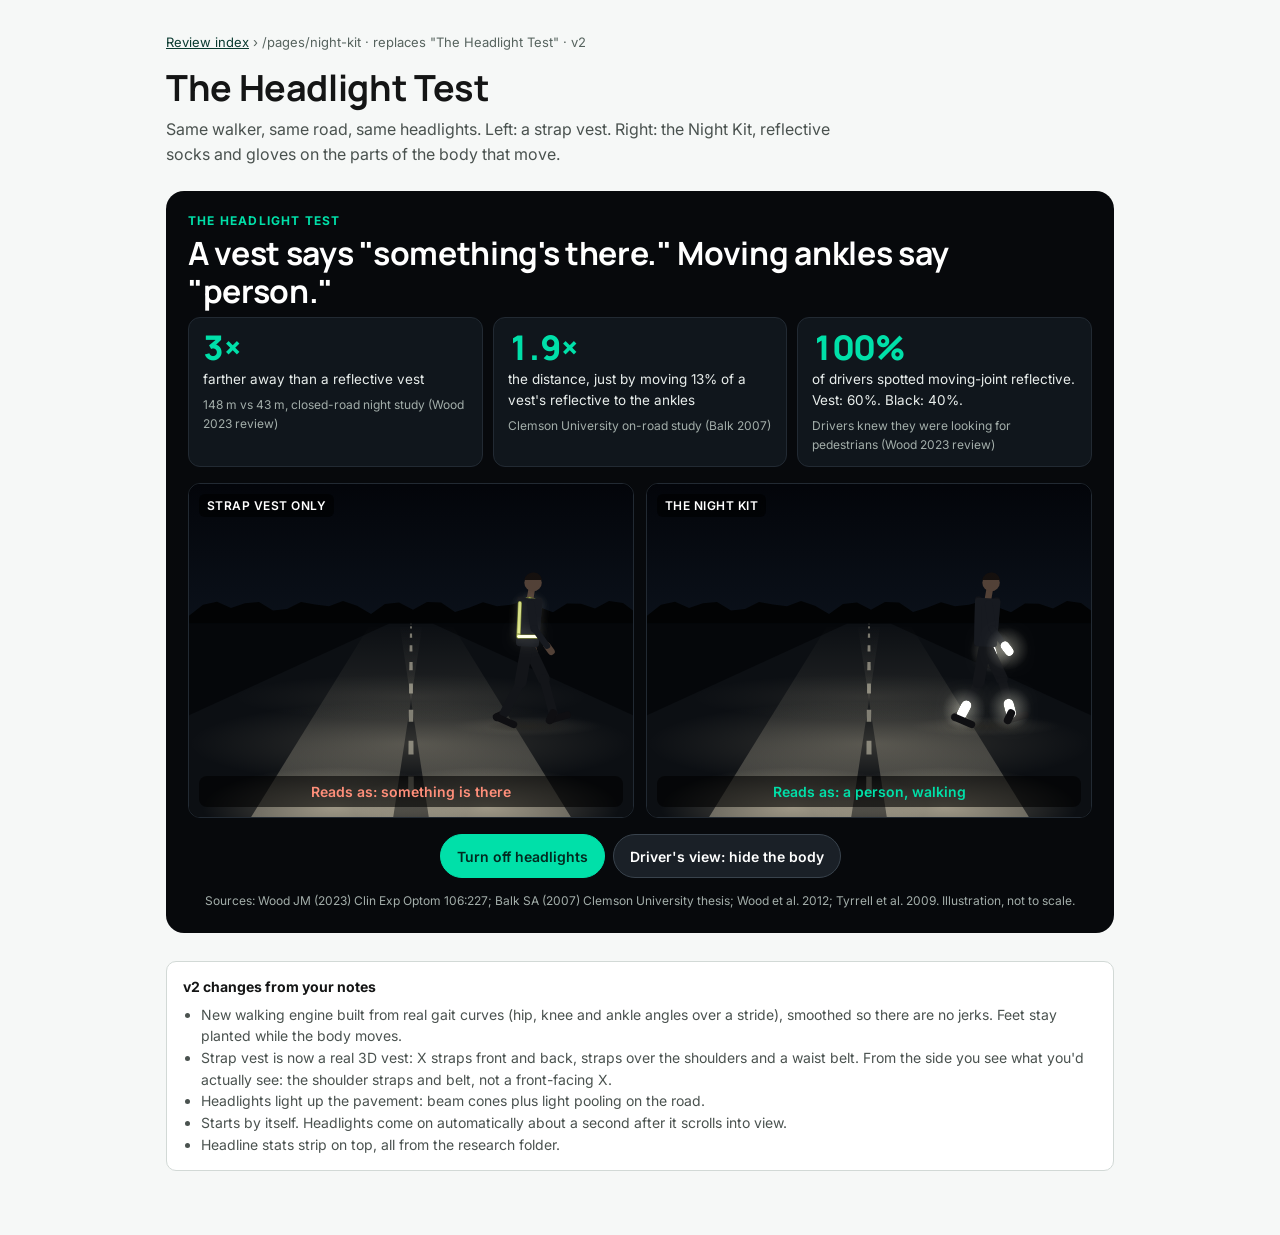
<file: ReflecToes-Combined-Review-2026-10-07 (1)/demos/01-night-kit-headlight-test.html>
<!doctype html>
<html lang="en">
<head>
<meta charset="utf-8"><meta name="viewport" content="width=device-width,initial-scale=1">
<title>Night Kit Headlight Test</title>
<link rel="stylesheet" href="shared/rt-demo.css">
</head>
<body>
<div class="wrap">
  <div class="crumbs"><a href="index.html">Review index</a> › /pages/night-kit · replaces "The Headlight Test" · v2</div>
  <h1>The Headlight Test</h1>
  <p class="lede">Same walker, same road, same headlights. Left: a strap vest. Right: the Night Kit, reflective socks and gloves on the parts of the body that move.</p>

  <section class="rt-demo" id="nk">
    <p class="kicker">The Headlight Test</p>
    <h2 class="big">A vest says "something's there." Moving ankles say "person."</h2>
    <div class="stats">
      <div class="st"><b>3×</b><span>farther away than a reflective vest</span><small>148 m vs 43 m, closed-road night study (Wood 2023 review)</small></div>
      <div class="st"><b>1.9×</b><span>the distance, just by moving 13% of a vest's reflective to the ankles</span><small>Clemson University on-road study (Balk 2007)</small></div>
      <div class="st"><b>100%</b><span>of drivers spotted moving-joint reflective. Vest: 60%. Black: 40%.</span><small>Drivers knew they were looking for pedestrians (Wood 2023 review)</small></div>
    </div>
    <div class="panes">
      <div class="pane"><canvas aria-label="Pedestrian in a strap reflective vest crossing a dark road in headlights"></canvas><span class="tag">Strap vest only</span><span class="verdict bad off">Reads as: something is there</span></div>
      <div class="pane"><canvas aria-label="Pedestrian wearing reflective socks and gloves crossing a dark road in headlights"></canvas><span class="tag">The Night Kit</span><span class="verdict good off">Reads as: a person, walking</span></div>
    </div>
    <div class="controls">
      <button class="rt-btn primary" id="nk-hl" aria-pressed="false">Turn on headlights</button>
      <button class="rt-btn" id="nk-body" aria-pressed="false">Driver's view: hide the body</button>
    </div>
    <p class="cite">Sources: Wood JM (2023) Clin Exp Optom 106:227; Balk SA (2007) Clemson University thesis; Wood et al. 2012; Tyrrell et al. 2009. Illustration, not to scale.</p>
  </section>

  <div class="note">
    <b>v2 changes from your notes</b>
    <ul>
      <li>New walking engine built from real gait curves (hip, knee and ankle angles over a stride), smoothed so there are no jerks. Feet stay planted while the body moves.</li>
      <li>Strap vest is now a real 3D vest: X straps front and back, straps over the shoulders and a waist belt. From the side you see what you'd actually see: the shoulder straps and belt, not a front-facing X.</li>
      <li>Headlights light up the pavement: beam cones plus light pooling on the road.</li>
      <li>Starts by itself. Headlights come on automatically about a second after it scrolls into view.</li>
      <li>Headline stats strip on top, all from the research folder.</li>
    </ul>
  </div>
</div>

<script src="shared/rt-figures.js"></script>
<script>
(function () {
  const root = document.getElementById('nk');
  const canvases = root.querySelectorAll('canvas'), verdicts = root.querySelectorAll('.verdict');
  const hlBtn = root.querySelector('#nk-hl'), bodyBtn = root.querySelector('#nk-body');
  const S = { hl: 0, hlT: 0, body: 1, bodyT: 1 };
  function setHL(on) {
    S.hlT = on ? 1 : 0;
    hlBtn.setAttribute('aria-pressed', on); hlBtn.textContent = on ? 'Turn off headlights' : 'Turn on headlights';
    verdicts.forEach((v) => v.classList.toggle('off', !on));
  }
  hlBtn.onclick = () => setHL(!S.hlT);
  bodyBtn.onclick = () => { S.bodyT = S.bodyT ? 0 : 1; bodyBtn.setAttribute('aria-pressed', !S.bodyT); bodyBtn.textContent = S.bodyT ? "Driver's view: hide the body" : 'Show the body'; };
  const clothes = { top: [34, 38, 46], sleeve: [34, 38, 46], bottom: [28, 30, 36], shoe: [22, 22, 26], skin: [120, 95, 80], hair: [30, 24, 20] };
  canvases.forEach((cv, idx) => {
    RT.stage(cv, (ctx, w, h, t, dt, rdt) => {
      if (idx === 0) { S.hl = RT.approach(S.hl, S.hlT, rdt, 3); S.body = RT.approach(S.body, S.bodyT, rdt, 5); }
      const k = RT.ease(RT.clamp(S.hl, 0, 1));
      const hz = RT.nightRoad(ctx, w, h, k);
      const s = h * 0.25, pose = RT.pose(t, 'walk');
      const span = w + s * 2;
      const x = ((t * pose.speed * s + span * 0.45) % span) - s;
      const gy = hz + (h - hz) * 0.52;
      const center = Math.exp(-Math.pow((x - w / 2) / (w * 0.38), 2));
      const beam = k * (0.55 + 0.45 * center);
      RT.pool(ctx, x, gy + 2, s * 0.5, s * 0.07, '0,0,0', 0.45 * k);
      RT.pool(ctx, x, gy + 2, s * 0.9, s * 0.12, '255,236,196', 0.12 * beam);
      const cam = RT.camera({ x, y: gy, s }, 0, 0.05);
      RT.drawFigure(ctx, cam, pose, Object.assign({}, clothes, {
        light: 0.25 + 0.55 * beam, retro: 0.05 + 0.95 * beam, bodyAlpha: 0.15 + 0.85 * S.body,
        gear: idx ? { socks: 'retro', gloves: 'retro' } : { vest: 'strap' }
      }));
    }, { onFirstView: () => { if (idx === 0) setTimeout(() => setHL(true), 1000); } });
  });
})();
</script>
</body>
</html>
</file>
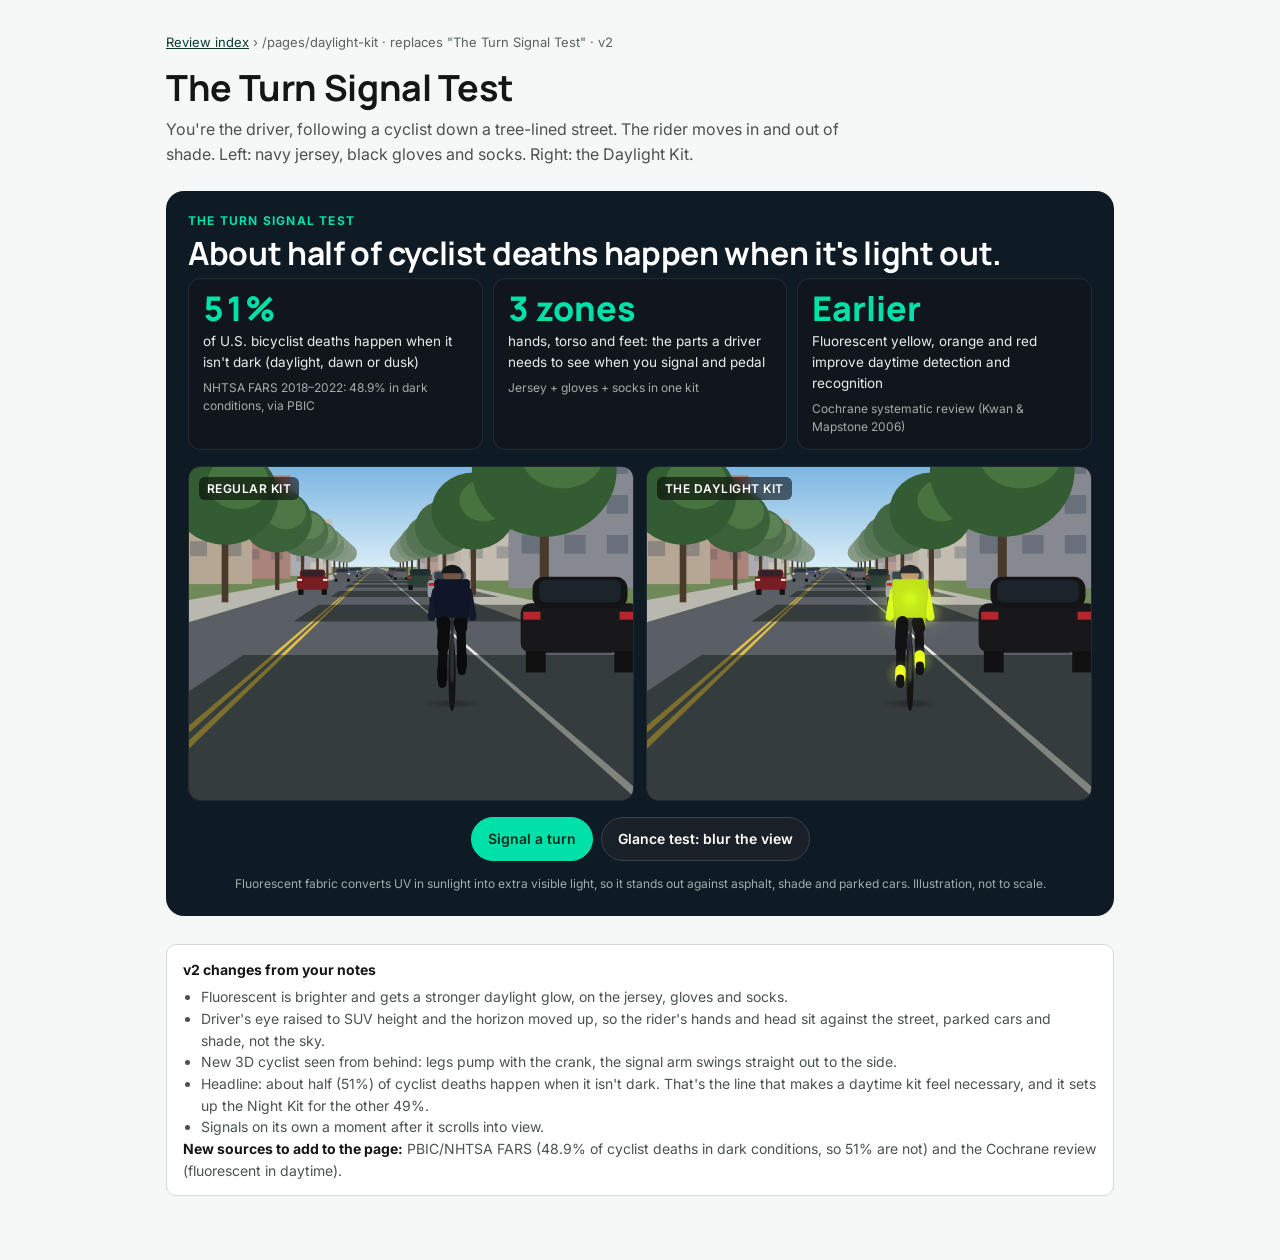
<file: ReflecToes-Combined-Review-2026-10-07 (1)/demos/02-daylight-kit-turn-signal.html>
<!doctype html>
<html lang="en">
<head>
<meta charset="utf-8"><meta name="viewport" content="width=device-width,initial-scale=1">
<title>Daylight Kit Signal Test</title>
<link rel="stylesheet" href="shared/rt-demo.css">
<style>
  #dk canvas { transition: filter .5s ease; }
  #dk.glance canvas { filter: blur(3px) saturate(.85); }
</style>
</head>
<body>
<div class="wrap">
  <div class="crumbs"><a href="index.html">Review index</a> › /pages/daylight-kit · replaces "The Turn Signal Test" · v2</div>
  <h1>The Turn Signal Test</h1>
  <p class="lede">You're the driver, following a cyclist down a tree-lined street. The rider moves in and out of shade. Left: navy jersey, black gloves and socks. Right: the Daylight Kit.</p>

  <section class="rt-demo day" id="dk">
    <p class="kicker">The Turn Signal Test</p>
    <h2 class="big">About half of cyclist deaths happen when it's light out.</h2>
    <div class="stats">
      <div class="st"><b>51%</b><span>of U.S. bicyclist deaths happen when it isn't dark (daylight, dawn or dusk)</span><small>NHTSA FARS 2018–2022: 48.9% in dark conditions, via PBIC</small></div>
      <div class="st"><b>3 zones</b><span>hands, torso and feet: the parts a driver needs to see when you signal and pedal</span><small>Jersey + gloves + socks in one kit</small></div>
      <div class="st"><b>Earlier</b><span>Fluorescent yellow, orange and red improve daytime detection and recognition</span><small>Cochrane systematic review (Kwan &amp; Mapstone 2006)</small></div>
    </div>
    <div class="panes">
      <div class="pane"><canvas aria-label="Driver's view of a cyclist in a navy jersey on a shaded street"></canvas><span class="tag">Regular kit</span><span class="verdict bad off">Easy to miss</span></div>
      <div class="pane"><canvas aria-label="Driver's view of a cyclist in a fluorescent jersey, gloves and socks on a shaded street"></canvas><span class="tag">The Daylight Kit</span><span class="verdict good off">Hard to miss</span></div>
    </div>
    <div class="controls">
      <button class="rt-btn primary" id="dk-sig" aria-pressed="false">Signal a turn</button>
      <button class="rt-btn" id="dk-glance" aria-pressed="false">Glance test: blur the view</button>
    </div>
    <p class="cite">Fluorescent fabric converts UV in sunlight into extra visible light, so it stands out against asphalt, shade and parked cars. Illustration, not to scale.</p>
  </section>

  <div class="note">
    <b>v2 changes from your notes</b>
    <ul>
      <li>Fluorescent is brighter and gets a stronger daylight glow, on the jersey, gloves and socks.</li>
      <li>Driver's eye raised to SUV height and the horizon moved up, so the rider's hands and head sit against the street, parked cars and shade, not the sky.</li>
      <li>New 3D cyclist seen from behind: legs pump with the crank, the signal arm swings straight out to the side.</li>
      <li>Headline: about half (51%) of cyclist deaths happen when it isn't dark. That's the line that makes a daytime kit feel necessary, and it sets up the Night Kit for the other 49%.</li>
      <li>Signals on its own a moment after it scrolls into view.</li>
    </ul>
    <b>New sources to add to the page:</b> PBIC/NHTSA FARS (48.9% of cyclist deaths in dark conditions, so 51% are not) and the Cochrane review (fluorescent in daytime).
  </div>
</div>

<script src="shared/rt-figures.js"></script>
<script>
(function () {
  const root = document.getElementById('dk');
  const canvases = root.querySelectorAll('canvas'), verdicts = root.querySelectorAll('.verdict');
  const sigBtn = root.querySelector('#dk-sig'), glBtn = root.querySelector('#dk-glance');
  const S = { sig: 0, sigT: 0 };
  function setSig(on) {
    S.sigT = on ? 1 : 0;
    sigBtn.setAttribute('aria-pressed', on); sigBtn.textContent = on ? 'Hands back on the bars' : 'Signal a turn';
    verdicts.forEach((v) => v.classList.toggle('off', !on));
  }
  sigBtn.onclick = () => setSig(!S.sigT);
  glBtn.onclick = () => { const on = !root.classList.contains('glance'); root.classList.toggle('glance', on); glBtn.setAttribute('aria-pressed', on); };

  const CARS = [[28, 38, 66], [24, 24, 26], [150, 156, 162], [40, 62, 52], [120, 30, 34], [70, 74, 80]];
  const BLD = [[176, 160, 136], [150, 92, 76], [128, 132, 138], [190, 182, 166]];
  const rgb = (c, k = 1) => `rgb(${c.map((v) => Math.round(v * k)).join(',')})`;
  const fogc = (c, f) => c.map((v) => v + (205 - v) * f);
  const rr = (ctx, x, y, w, h, r) => { ctx.beginPath(); ctx.roundRect ? ctx.roundRect(x, y, w, h, r) : ctx.rect(x, y, w, h); ctx.fill(); };

  function scene(ctx, w, h, t, kit, sigK) {
    const hz = h * 0.3, f = h * 1.0, camH = 1.6, cx = w * 0.42, z = t * 5;
    const Y = (d) => hz + (f * camH) / d, X = (x, d) => cx + (f * x) / d;
    const dn = (f * camH) / (h - hz);
    const sky = ctx.createLinearGradient(0, 0, 0, hz);
    sky.addColorStop(0, '#7db6e2'); sky.addColorStop(1, '#d8ecf6');
    ctx.fillStyle = sky; ctx.fillRect(0, 0, w, hz + 1);
    ctx.fillStyle = '#6f8a58'; ctx.fillRect(0, hz, w, h - hz);
    const strip = (a, b, c) => { ctx.fillStyle = c; ctx.beginPath(); ctx.moveTo(X(a, dn), h); ctx.lineTo(X(b, dn), h); ctx.lineTo(cx, hz); ctx.fill(); };
    strip(-9, -5.4, '#b9b8ae'); strip(4.4, 7.5, '#b9b8ae'); strip(-5.4, 4.4, '#5a5f66');
    strip(-1.88, -1.8, '#e2bf45'); strip(-1.72, -1.64, '#e2bf45'); strip(1.8, 1.88, '#e9e9e2');
    const objs = [];
    for (let k = 0; k < 9; k++) { const n = k + Math.floor(z / 14), d = 14 * k - (z % 14) + 4; objs.push({ d, type: 'bld', x: 10, id: n }, { d: d + 6, type: 'bld', x: -11.5, id: n + 2 }); }
    for (let k = 0; k < 11; k++) { const n = k + Math.floor(z / 8), d = 8 * k - (z % 8) + 2; objs.push({ d, type: 'tree', x: 5.6, id: n }, { d: d + 4, type: 'tree', x: -6.8, id: n + 5 }); }
    for (let k = 0; k < 8; k++) { const n = k + Math.floor(z / 9), d = 9 * k - (z % 9) + 3; if (n % 5 !== 4) objs.push({ d, type: 'car', x: 3.1, id: n }); }
    for (let k = 0; k < 5; k++) { const n = k + Math.floor(z / 17), d = 17 * k - (z % 17) + 9; objs.push({ d, type: 'oncar', x: -3.6, id: n + 3 }); }
    // tree shade across the road (sun from the right)
    const cycD = 3.9, cycX = 0.9;
    let shade = 0;
    objs.filter((o) => o.type === 'tree' && o.x > 0).forEach((o) => {
      const d0 = o.d - 1.3, d1 = o.d + 3.0;
      if (d1 > dn) {
        const a = Math.max(d0, dn * 0.98);
        ctx.fillStyle = 'rgba(14,22,18,0.48)';
        ctx.beginPath(); ctx.moveTo(X(o.x + 1, a), Y(a)); ctx.lineTo(X(o.x + 1, d1), Y(d1)); ctx.lineTo(X(o.x - 8, d1), Y(d1)); ctx.lineTo(X(o.x - 8, a), Y(a)); ctx.fill();
      }
      const e = Math.min(cycD - d0, d1 - cycD);
      if (e > -0.3) shade = Math.max(shade, RT.clamp((e + 0.3) / 0.6, 0, 1));
    });
    objs.sort((a, b) => b.d - a.d);
    let drawn = false;
    const drawCyc = () => { drawn = true; cyclist(ctx, { x: X(cycX, cycD), y: Y(cycD), s: f / cycD }, t, kit, sigK, shade); };
    for (const o of objs) {
      if (o.d < dn * 0.55 || o.d > 90) continue;
      if (!drawn && o.d < cycD) drawCyc();
      const sc = f / o.d, bx = X(o.x, o.d), by = Y(o.d), fog = RT.clamp((o.d - 20) / 70, 0, 0.55);
      if (o.type === 'bld') {
        const c = BLD[o.id % 4], H = 8 + (o.id % 3) * 3, W = 10, x0 = o.x > 0 ? bx : bx - W * sc;
        ctx.fillStyle = rgb(fogc(c, fog)); ctx.fillRect(x0, by - H * sc, W * sc, H * sc);
        ctx.fillStyle = `rgba(40,60,80,${0.35 * (1 - fog)})`;
        for (let r = 0; r < H / 3 - 1; r++) for (let q = 0; q < 3; q++) ctx.fillRect(x0 + (1 + q * 3.2) * sc, by - (H - 1 - r * 3) * sc, 1.6 * sc, 1.4 * sc);
      } else if (o.type === 'tree') {
        ctx.fillStyle = '#4a3a2c'; ctx.fillRect(bx - 0.15 * sc, by - 3 * sc, 0.3 * sc, 3 * sc);
        ctx.fillStyle = rgb(fogc([52, 92, 50], fog)); ctx.beginPath(); ctx.ellipse(bx, by - 4.8 * sc, 2.4 * sc, 2.2 * sc, 0, 0, Math.PI * 2); ctx.fill();
        ctx.fillStyle = rgb(fogc([70, 115, 62], fog)); ctx.beginPath(); ctx.ellipse(bx + 0.6 * sc, by - 5.4 * sc, 1.4 * sc, 1.2 * sc, 0, 0, Math.PI * 2); ctx.fill();
      } else {
        const c = fogc(CARS[o.id % CARS.length], fog * 0.6), on = o.type === 'oncar';
        ctx.fillStyle = rgb(c); rr(ctx, bx - 0.9 * sc, by - 1.05 * sc, 1.8 * sc, 0.75 * sc, 0.15 * sc);
        ctx.fillStyle = rgb(c, 0.85); rr(ctx, bx - 0.72 * sc, by - 1.45 * sc, 1.44 * sc, 0.48 * sc, 0.18 * sc);
        ctx.fillStyle = 'rgba(30,40,50,.75)'; rr(ctx, bx - 0.62 * sc, by - 1.4 * sc, 1.24 * sc, 0.34 * sc, 0.1 * sc);
        ctx.fillStyle = on ? '#f3efe0' : '#b3262b'; ctx.fillRect(bx - 0.86 * sc, by - 0.92 * sc, 0.26 * sc, 0.12 * sc); ctx.fillRect(bx + 0.6 * sc, by - 0.92 * sc, 0.26 * sc, 0.12 * sc);
        ctx.fillStyle = '#111'; ctx.fillRect(bx - 0.82 * sc, by - 0.32 * sc, 0.3 * sc, 0.32 * sc); ctx.fillRect(bx + 0.52 * sc, by - 0.32 * sc, 0.3 * sc, 0.32 * sc);
      }
    }
    if (!drawn) drawCyc();
  }

  const KITS = [
    { top: [31, 43, 74], sleeve: [31, 43, 74], bottom: [20, 20, 23], shoe: [20, 20, 22], helmet: [36, 40, 46], gear: { socks: null, gloves: null }, sock: [18, 18, 20], glove: [20, 20, 22] },
    { top: [214, 255, 30], sleeve: [214, 255, 30], bottom: [20, 20, 23], shoe: [20, 20, 22], helmet: [36, 40, 46], gear: { jersey: 'fluor', socks: 'fluor', gloves: 'fluor' } }
  ];
  function cyclist(ctx, o, t, kit, sigK, shade) {
    const pose = RT.cyclePose(t, sigK);
    const sway = Math.sin(t * 1.4 * Math.PI * 2) * 0.01;
    const cam = RT.camera({ x: o.x + sway * o.s, y: o.y, s: o.s }, 90, 0.12);
    RT.pool(ctx, o.x, o.y, o.s * 0.35, o.s * 0.06, '0,0,0', 0.3);
    RT.drawBike(ctx, cam, pose, { tire: '#141414', spoke: '#666', frame: '#2b2f35' });
    const light = 1 - 0.42 * shade;
    const st = Object.assign({}, kit, { light: kit.gear.jersey ? 1.12 - 0.18 * shade : light, fluorGlow: kit.gear.jersey ? 1.2 - 0.35 * shade : 0, skin: [196, 150, 115] });
    if (!kit.gear.jersey) { st.shin = null; st.hand = kit.glove; }
    RT.drawFigure(ctx, cam, pose, st);
    if (!kit.gear.jersey) { // black socks over the lower shank
      ['R', 'L'].forEach((sd) => {
        const l = pose.legs[sd], a = cam.p(l.ankle), b = cam.p({ x: RT.lerp(l.ankle.x, l.knee.x, 0.27), y: RT.lerp(l.ankle.y, l.knee.y, 0.27), z: l.ankle.z });
        ctx.strokeStyle = rgb(kit.sock, light); ctx.lineWidth = 0.118 * o.s; ctx.lineCap = 'round'; ctx.beginPath(); ctx.moveTo(a.X, a.Y); ctx.lineTo(b.X, b.Y); ctx.stroke();
      });
    }
  }

  canvases.forEach((cv, idx) => {
    RT.stage(cv, (ctx, w, h, t, dt, rdt) => {
      if (idx === 0) S.sig = RT.approach(S.sig, S.sigT, rdt, 5);
      scene(ctx, w, h, t, KITS[idx], RT.ease(RT.clamp(S.sig, 0, 1)));
    }, { onFirstView: () => { if (idx === 0) setTimeout(() => setSig(true), 1500); } });
  });
})();
</script>
</body>
</html>
</file>
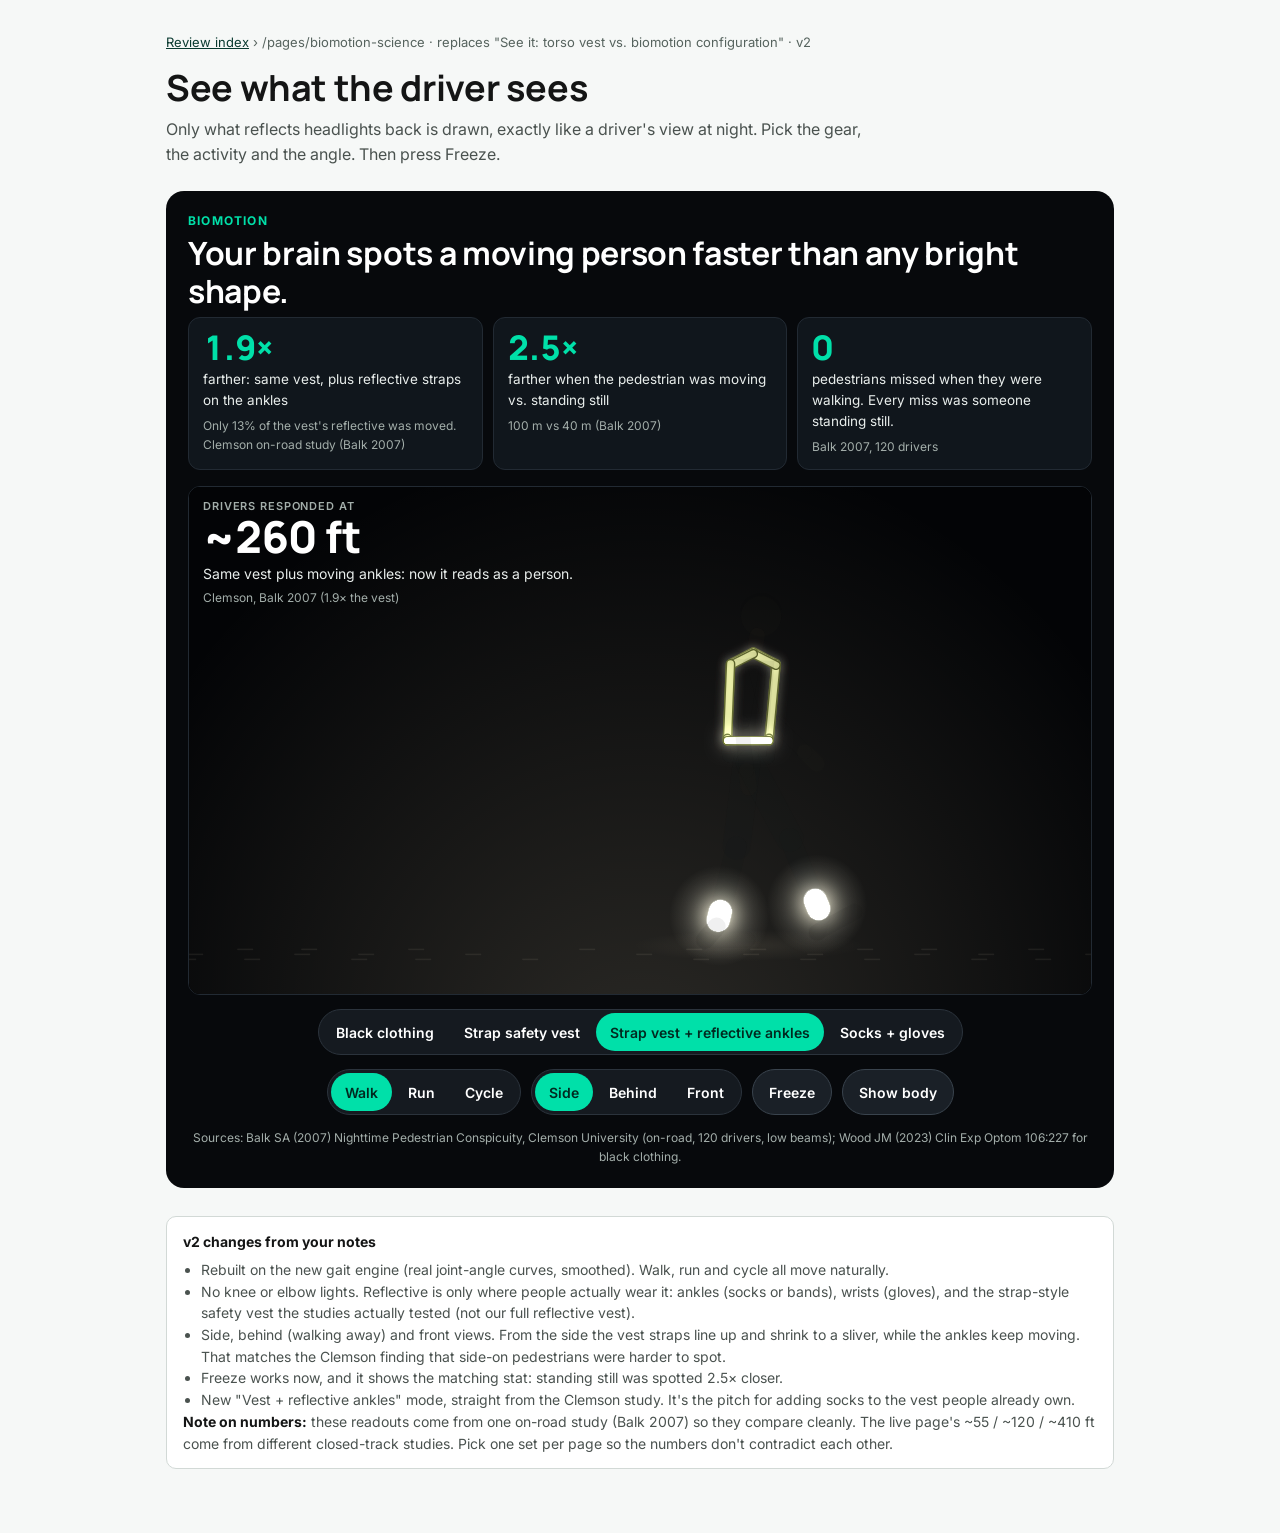
<file: ReflecToes-Combined-Review-2026-10-07 (1)/demos/03-biomotion-point-light.html>
<!doctype html>
<html lang="en">
<head>
<meta charset="utf-8"><meta name="viewport" content="width=device-width,initial-scale=1">
<title>Biomotion Walker</title>
<link rel="stylesheet" href="shared/rt-demo.css">
<style>
  #bm .stagewrap { position: relative; border-radius: 12px; overflow: hidden; border: 1px solid var(--night-line); }
  #bm canvas { display: block; width: 100%; aspect-ratio: 16 / 9; background: #000; }
  #bm .readout { position: absolute; left: 14px; top: 12px; max-width: 46%; }
  #bm .readout small { display: block; font: 600 11px Inter, sans-serif; letter-spacing: .08em; text-transform: uppercase; color: var(--night-muted); }
  #bm .readout b { display: block; font: 800 clamp(26px, 5.5vw, 44px)/1.05 Manrope, sans-serif; color: #fff; font-variant-numeric: tabular-nums; }
  #bm .readout span { display: block; font-size: 14px; color: var(--night-ink); margin-top: 4px; }
  #bm .readout em { display: block; font-style: normal; font-size: 12px; color: var(--night-muted); margin-top: 4px; }
  #bm .frozen { position: absolute; left: 12px; right: 12px; bottom: 12px; text-align: center; font: 600 14.5px Inter, sans-serif; color: var(--fluor); background: rgba(0,0,0,.6); border-radius: 8px; padding: 8px 10px; opacity: 0; transition: opacity .3s; pointer-events: none; }
  #bm.is-frozen .frozen { opacity: 1; }
  #bm .row { display: flex; flex-wrap: wrap; gap: 10px; justify-content: center; margin-top: 14px; }
  @media (max-width: 640px) { #bm canvas { aspect-ratio: 4 / 3.4; } #bm .readout { max-width: 70%; } #bm .readout span { display: none; } }
</style>
</head>
<body>
<div class="wrap">
  <div class="crumbs"><a href="index.html">Review index</a> › /pages/biomotion-science · replaces "See it: torso vest vs. biomotion configuration" · v2</div>
  <h1>See what the driver sees</h1>
  <p class="lede">Only what reflects headlights back is drawn, exactly like a driver's view at night. Pick the gear, the activity and the angle. Then press Freeze.</p>

  <section class="rt-demo" id="bm">
    <p class="kicker">Biomotion</p>
    <h2 class="big">Your brain spots a moving person faster than any bright shape.</h2>
    <div class="stats">
      <div class="st"><b>1.9×</b><span>farther: same vest, plus reflective straps on the ankles</span><small>Only 13% of the vest's reflective was moved. Clemson on-road study (Balk 2007)</small></div>
      <div class="st"><b>2.5×</b><span>farther when the pedestrian was moving vs. standing still</span><small>100 m vs 40 m (Balk 2007)</small></div>
      <div class="st"><b>0</b><span>pedestrians missed when they were walking. Every miss was someone standing still.</span><small>Balk 2007, 120 drivers</small></div>
    </div>
    <div class="stagewrap">
      <canvas aria-label="Night view of a moving person showing only what reflects headlights back to the driver"></canvas>
      <div class="readout" aria-live="polite"><small>Drivers responded at</small><b id="bm-dist">–</b><span id="bm-desc"></span><em id="bm-src"></em></div>
      <div class="frozen" id="bm-frozen">Standing still, the same gear was spotted 2.5× closer. Motion is what says "person."</div>
    </div>
    <div class="row">
      <div class="rt-seg" role="group" aria-label="What they are wearing">
        <button class="rt-btn" data-mode="dark" aria-pressed="false">Black clothing</button>
        <button class="rt-btn" data-mode="vest" aria-pressed="false">Strap safety vest</button>
        <button class="rt-btn" data-mode="vestank" aria-pressed="true">Strap vest + reflective ankles</button>
        <button class="rt-btn" data-mode="kit" aria-pressed="false">Socks + gloves</button>
      </div>
    </div>
    <div class="row">
      <div class="rt-seg" role="group" aria-label="Activity">
        <button class="rt-btn" data-act="walk" aria-pressed="true">Walk</button>
        <button class="rt-btn" data-act="run" aria-pressed="false">Run</button>
        <button class="rt-btn" data-act="cycle" aria-pressed="false">Cycle</button>
      </div>
      <div class="rt-seg" role="group" aria-label="View">
        <button class="rt-btn" data-view="0" aria-pressed="true">Side</button>
        <button class="rt-btn" data-view="90" aria-pressed="false">Behind</button>
        <button class="rt-btn" data-view="-90" aria-pressed="false">Front</button>
      </div>
      <button class="rt-btn" id="bm-freeze" aria-pressed="false">Freeze</button>
      <button class="rt-btn" id="bm-body" aria-pressed="false">Show body</button>
    </div>
    <p class="cite">Sources: Balk SA (2007) Nighttime Pedestrian Conspicuity, Clemson University (on-road, 120 drivers, low beams); Wood JM (2023) Clin Exp Optom 106:227 for black clothing.</p>
  </section>

  <div class="note">
    <b>v2 changes from your notes</b>
    <ul>
      <li>Rebuilt on the new gait engine (real joint-angle curves, smoothed). Walk, run and cycle all move naturally.</li>
      <li>No knee or elbow lights. Reflective is only where people actually wear it: ankles (socks or bands), wrists (gloves), and the strap-style safety vest the studies actually tested (not our full reflective vest).</li>
      <li>Side, behind (walking away) and front views. From the side the vest straps line up and shrink to a sliver, while the ankles keep moving. That matches the Clemson finding that side-on pedestrians were harder to spot.</li>
      <li>Freeze works now, and it shows the matching stat: standing still was spotted 2.5× closer.</li>
      <li>New "Vest + reflective ankles" mode, straight from the Clemson study. It's the pitch for adding socks to the vest people already own.</li>
    </ul>
    <b>Note on numbers:</b> these readouts come from one on-road study (Balk 2007) so they compare cleanly. The live page's ~55 / ~120 / ~410 ft come from different closed-track studies. Pick one set per page so the numbers don't contradict each other.
  </div>
</div>

<script src="shared/rt-figures.js"></script>
<script>
(function () {
  const root = document.getElementById('bm');
  const cv = root.querySelector('canvas');
  const dist = root.querySelector('#bm-dist'), desc = root.querySelector('#bm-desc'), src = root.querySelector('#bm-src');
  const MODES = {
    dark: { ft: 18, d: 'A dark shape. 60% of drivers never responded at all.', s: 'Wood 2023 review (closed road)', gear: {} },
    vest: { ft: 134, d: 'A few bright stripes. Something is there, but what?', s: 'Clemson, Balk 2007', gear: { vest: 'strap' } },
    vestank: { ft: 260, d: 'Same vest plus moving ankles: now it reads as a person.', s: 'Clemson, Balk 2007 (1.9× the vest)', gear: { vest: 'strap', bands: 1 } },
    kit: { ft: null, d: 'Just socks and gloves. Four moving points, and it still reads as a person walking.', s: 'Point-light effect (Johansson 1973). Not distance-tested as a set.', gear: { socks: 'retro', gloves: 'retro' } }
  };
  const S = { frozen: false, mode: 'vestank', act: 'walk', view: 0, viewA: 0, body: 0, bodyT: 0, ft: 260 };
  let stage;
  const press = (attr, val) => root.querySelectorAll(`[data-${attr}]`).forEach((b) => b.setAttribute('aria-pressed', b.dataset[attr] === String(val)));
  function setMode(m) {
    S.mode = m; press('mode', m);
    const M = MODES[m];
    desc.textContent = M.d; src.textContent = M.s;
    if (M.ft == null) dist.textContent = 'A person';
  }
  root.querySelectorAll('[data-mode]').forEach((b) => (b.onclick = () => setMode(b.dataset.mode)));
  root.querySelectorAll('[data-act]').forEach((b) => (b.onclick = () => { S.act = b.dataset.act; press('act', S.act); }));
  root.querySelectorAll('[data-view]').forEach((b) => (b.onclick = () => { S.view = +b.dataset.view; press('view', S.view); }));
  const fz = root.querySelector('#bm-freeze');
  fz.onclick = () => {
    S.frozen = !S.frozen; stage.paused = S.frozen;
    fz.setAttribute('aria-pressed', S.frozen); fz.textContent = S.frozen ? 'Unfreeze' : 'Freeze';
    root.classList.toggle('is-frozen', S.frozen);
  };
  const bb = root.querySelector('#bm-body');
  bb.onclick = () => { S.bodyT = S.bodyT ? 0 : 1; bb.setAttribute('aria-pressed', !!S.bodyT); bb.textContent = S.bodyT ? 'Hide body' : 'Show body'; };
  setMode('vestank');

  const clothes = { top: [36, 40, 48], sleeve: [36, 40, 48], bottom: [30, 32, 38], shoe: [24, 24, 28], skin: [120, 96, 80], hair: [30, 24, 20], helmet: null };
  stage = RT.stage(cv, (ctx, w, h, t, dt, rdt) => {
    S.viewA = RT.approach(S.viewA, S.view, rdt, 6);
    S.body = RT.approach(S.body, S.bodyT, rdt, 6);
    const M = MODES[S.mode];
    if (M.ft != null) { S.ft = RT.approach(S.ft, S.frozen ? M.ft / 2.5 : M.ft, rdt, 6); dist.textContent = '~' + Math.round(S.ft) + ' ft'; }
    // headlight wash + ground
    ctx.fillStyle = '#030406'; ctx.fillRect(0, 0, w, h);
    const g = ctx.createRadialGradient(w * 0.5, h * 1.2, 10, w * 0.5, h * 1.0, h * 1.1);
    g.addColorStop(0, 'rgba(255,240,205,0.16)'); g.addColorStop(1, 'rgba(255,240,205,0)');
    ctx.fillStyle = g; ctx.fillRect(0, 0, w, h);
    const cyc = S.act === 'cycle';
    const pose = cyc ? RT.cyclePose(t) : RT.pose(t, S.act);
    const side = Math.abs(S.viewA) < 45;
    const s = h * (cyc ? 0.36 : 0.38) * (side ? 1 : 0.92);
    const gy = h * 0.9;
    const o = { x: w * (cyc && side ? 0.6 : 0.62), y: gy, s };
    // ground motion cue
    ctx.fillStyle = 'rgba(255,240,210,0.07)';
    const v = (pose.speed || 6) * s;
    if (side) for (let i = 0; i < 30; i++) { const x = ((i * 57 - t * v) % (w + 60) + w + 60) % (w + 60) - 30; ctx.fillRect(x, gy + 5 + (i % 3) * 5, 16, 1.5); }
    else for (let i = 0; i < 8; i++) { const k = ((i / 8 + t * 0.25 * Math.sign(S.viewA)) % 1 + 1) % 1, y = gy - 4 + Math.pow(k, 2) * (h - gy + 6); ctx.fillRect(o.x - w * 0.25 * (0.5 + k), y, w * 0.5 * (0.5 + k), 1.5); }
    const cam = RT.camera(o, S.viewA, side ? 0.04 : 0.14);
    RT.pool(ctx, o.x, gy + 2, s * 0.6, s * 0.08, '255,236,196', 0.08);
    if (cyc) RT.drawBike(ctx, cam, pose, { tire: '#22262b', spoke: '#15181b', frame: '#1f2328' }, 0.25 + 0.6 * S.body);
    RT.drawFigure(ctx, cam, pose, Object.assign({}, clothes, {
      light: 0.5 + 0.5 * S.body + (S.mode === 'dark' ? 0.15 : 0), retro: 1, gear: M.gear,
      bodyAlpha: S.mode === 'dark' ? 0.3 + 0.7 * S.body : 0.06 + 0.94 * S.body
    }));
  });
})();
</script>
</body>
</html>
</file>
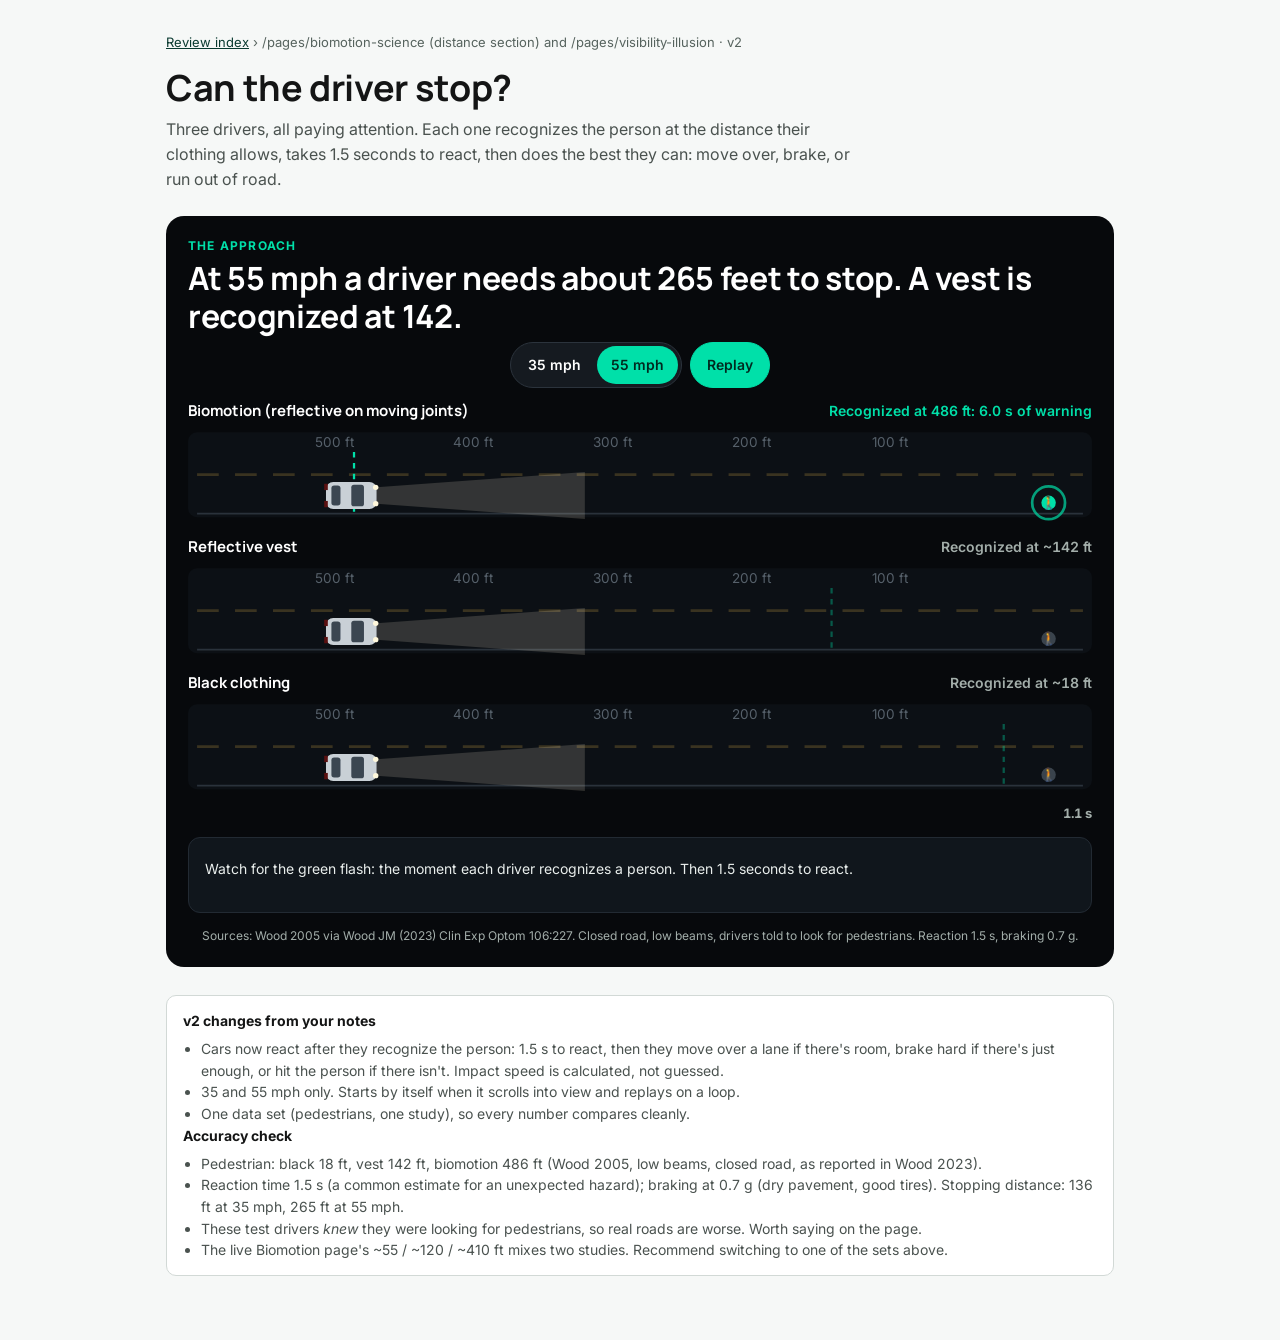
<file: ReflecToes-Combined-Review-2026-10-07 (1)/demos/04-approach-45mph.html>
<!doctype html>
<html lang="en">
<head>
<meta charset="utf-8"><meta name="viewport" content="width=device-width,initial-scale=1">
<title>Headlight Approach</title>
<link rel="stylesheet" href="shared/rt-demo.css">
<style>
  #ap svg { display: block; width: 100%; height: auto; }
  #ap .lane { margin-top: 12px; }
  #ap .lane-head { display: flex; justify-content: space-between; align-items: baseline; gap: 10px; flex-wrap: wrap; margin-bottom: 4px; }
  #ap .lane-head b { font: 700 15px Manrope, sans-serif; color: #fff; }
  #ap .res { font: 600 14px Inter, sans-serif; color: var(--night-muted); font-variant-numeric: tabular-nums; }
  #ap .res.ok { color: var(--accent); } #ap .res.warn { color: #ffd36b; } #ap .res.bad { color: #ff8f7a; }
  #ap .summary { margin-top: 16px; background: #10161c; border: 1px solid var(--night-line); border-radius: 12px; padding: 14px 16px; min-height: 76px; }
  #ap .summary .big { font: 800 clamp(24px, 4.6vw, 36px)/1.1 Manrope, sans-serif; color: var(--accent); }
  #ap .summary p { margin: 6px 0 0; color: var(--night-ink); font-size: 14px; }
  #ap .clock { font: 700 13px Inter, sans-serif; color: var(--night-muted); text-align: right; margin-top: 8px; font-variant-numeric: tabular-nums; }
</style>
</head>
<body>
<div class="wrap">
  <div class="crumbs"><a href="index.html">Review index</a> › /pages/biomotion-science (distance section) and /pages/visibility-illusion · v2</div>
  <h1>Can the driver stop?</h1>
  <p class="lede">Three drivers, all paying attention. Each one recognizes the person at the distance their clothing allows, takes 1.5 seconds to react, then does the best they can: move over, brake, or run out of road.</p>

  <section class="rt-demo" id="ap">
    <p class="kicker">The approach</p>
    <h2 class="big">At 55 mph a driver needs about 265 feet to stop. A vest is recognized at 142.</h2>
    <div class="controls" style="margin-top:6px">
      <div class="rt-seg" role="group" aria-label="Vehicle speed">
        <button class="rt-btn" data-mph="35" aria-pressed="false">35 mph</button>
        <button class="rt-btn" data-mph="55" aria-pressed="true">55 mph</button>
      </div>
      <button class="rt-btn primary" id="ap-play">Replay</button>
    </div>
    <div id="lanes"></div>
    <div class="clock" id="ap-clock">0.0 s</div>
    <div class="summary" aria-live="polite" id="ap-sum"></div>
    <p class="cite" id="ap-cite"></p>
  </section>

  <div class="note">
    <b>v2 changes from your notes</b>
    <ul>
      <li>Cars now react after they recognize the person: 1.5 s to react, then they move over a lane if there's room, brake hard if there's just enough, or hit the person if there isn't. Impact speed is calculated, not guessed.</li>
      <li>35 and 55 mph only. Starts by itself when it scrolls into view and replays on a loop.</li>
      <li>One data set (pedestrians, one study), so every number compares cleanly.</li>
    </ul>
    <b>Accuracy check</b>
    <ul>
      <li>Pedestrian: black 18 ft, vest 142 ft, biomotion 486 ft (Wood 2005, low beams, closed road, as reported in Wood 2023).</li>
      
      <li>Reaction time 1.5 s (a common estimate for an unexpected hazard); braking at 0.7 g (dry pavement, good tires). Stopping distance: 136 ft at 35 mph, 265 ft at 55 mph.</li>
      <li>These test drivers <i>knew</i> they were looking for pedestrians, so real roads are worse. Worth saying on the page.</li>
      <li>The live Biomotion page's ~55 / ~120 / ~410 ft mixes two studies. Recommend switching to one of the sets above.</li>
    </ul>
  </div>
</div>

<script src="shared/rt-figures.js"></script>
<script>
(function () {
  const root = document.getElementById('ap'), lanesEl = root.querySelector('#lanes');
  const NS = 'http://www.w3.org/2000/svg';
  const DATA = {
    ped: { cite: 'Wood 2005 via Wood JM (2023) Clin Exp Optom 106:227. Closed road, low beams, drivers told to look for pedestrians.', rows: [
      { name: 'Biomotion (reflective on moving joints)', ft: 486 }, { name: 'Reflective vest', ft: 142 }, { name: 'Black clothing', ft: 18 }] },
    bike: { cite: 'Wood et al. (2012) Accid Anal Prev 45:726. Closed road, low beams, drivers told to look for cyclists.', rows: [
      { name: 'Vest + reflective ankles and knees', ft: 386 }, { name: 'Reflective vest', ft: 126 }, { name: 'Black clothing', ft: 65 }] }
  };
  const RT_S = 1.5, DEC = 0.7 * 32.174, MAXD = 560, X0 = 930, PX = (X0 - 70) / MAXD;
  const xOf = (ft) => X0 - ft * PX;
  let who = 'ped', mph = 55, lanes = [], tClock = 0, running = false, done = false, last = 0, loopT = null;
  const fps = () => mph * 5280 / 3600;
  const el = (tag, a, p) => { const e = document.createElementNS(NS, tag); for (const k in a) e.setAttribute(k, a[k]); p && p.appendChild(e); return e; };
  const sum = root.querySelector('#ap-sum'), clock = root.querySelector('#ap-clock');

  function plan(ft) {
    const v = fps(), react = v * RT_S, left = ft - react, brake = (v * v) / (2 * DEC);
    if (left <= 0) return { kind: 'hit', vImp: v, note: 'Never had time to react' };
    if (left >= Math.max(brake, v * 2.2)) return { kind: 'move', note: 'Moves over a lane, passes with room' };
    if (left >= brake) return { kind: 'stop', spare: left - brake, note: `Brakes hard, stops ${Math.round(left - brake)} ft short` };
    return { kind: 'hit', vImp: Math.sqrt(v * v - 2 * DEC * left), note: 'Brakes, but runs out of road' };
  }
  function build() {
    lanesEl.innerHTML = '';
    const D = DATA[who];
    root.querySelector('#ap-cite').textContent = 'Sources: ' + D.cite + ' Reaction 1.5 s, braking 0.7 g.';
    lanes = D.rows.map((r) => {
      const wrap = document.createElement('div'); wrap.className = 'lane';
      wrap.innerHTML = `<div class="lane-head"><b>${r.name}</b><span class="res">Recognized at ~${r.ft} ft</span></div>`;
      const svg = el('svg', { viewBox: '0 0 1000 110', role: 'img', 'aria-label': `Car approaching a ${who === 'ped' ? 'pedestrian' : 'cyclist'} wearing ${r.name}` }, wrap);
      el('rect', { x: 0, y: 8, width: 1000, height: 94, rx: 10, fill: '#0c1015' }, svg);
      el('line', { x1: 10, x2: 990, y1: 55, y2: 55, stroke: '#3a3320', 'stroke-width': 3, 'stroke-dasharray': '24 18' }, svg);
      el('line', { x1: 10, x2: 990, y1: 98, y2: 98, stroke: '#2a323b', 'stroke-width': 2 }, svg);
      for (let ft = 100; ft <= 500; ft += 100) { const t = el('text', { x: xOf(ft), y: 24, 'text-anchor': 'middle', fill: '#56606a', 'font-size': 15, 'font-family': 'Inter, sans-serif' }, svg); t.textContent = ft + ' ft'; }
      const mk = el('line', { x1: xOf(r.ft), x2: xOf(r.ft), y1: 30, y2: 100, stroke: '#00e0a9', 'stroke-width': 2.5, 'stroke-dasharray': '6 6', opacity: 0.35 }, svg);
      const ped = el('g', { transform: `translate(${X0 + 22},86)` }, svg);
      const ring = el('circle', { r: 10, fill: 'none', stroke: '#00e0a9', 'stroke-width': 3, opacity: 0 }, ped);
      const body = el('circle', { r: 8, fill: '#3a434c' }, ped);
      const glyph = el('text', { y: 5, 'text-anchor': 'middle', 'font-size': 14 }, ped); glyph.textContent = who === 'ped' ? '🚶' : '🚴';
      const beam = el('path', { d: 'M0 0', fill: 'rgba(255,243,214,.16)' }, svg);
      const car = el('g', {}, svg);
      el('rect', { x: -44, y: -15, width: 56, height: 30, rx: 8, fill: '#c9d0d6' }, car);
      el('rect', { x: -16, y: -12, width: 14, height: 24, rx: 3, fill: '#3b4651' }, car);
      el('rect', { x: -38, y: -11, width: 10, height: 22, rx: 3, fill: '#3b4651' }, car);
      el('circle', { cx: 11, cy: -9, r: 3, fill: '#fff8dc' }, car); el('circle', { cx: 11, cy: 9, r: 3, fill: '#fff8dc' }, car);
      const brakeL = [el('rect', { x: -46, y: -13, width: 4, height: 7, fill: '#5a1010' }, car), el('rect', { x: -46, y: 6, width: 4, height: 7, fill: '#5a1010' }, car)];
      const flash = el('circle', { cx: X0 + 22, cy: 86, r: 0, fill: 'rgba(255,90,70,.45)' }, svg);
      lanesEl.appendChild(wrap);
      return { r, wrap, res: wrap.querySelector('.res'), car, beam, ring, body, mk, brakeL, flash, ped };
    });
    reset();
  }
  function reset() {
    tClock = 0; done = false;
    lanes.forEach((L) => Object.assign(L, { d: MAXD, v: fps(), lat: 0, phase: 'approach', t: 0, plan: plan(L.r.ft), recT: null, endT: null }));
    lanes.forEach((L) => { L.res.textContent = `Recognized at ~${L.r.ft} ft`; L.res.className = 'res'; L.mk.setAttribute('opacity', 0.35); L.body.setAttribute('fill', '#3a434c'); L.flash.setAttribute('r', 0); L.ped.setAttribute('transform', `translate(${X0 + 22},86)`); L.brakeL.forEach((b) => b.setAttribute('fill', '#5a1010')); });
    sum.innerHTML = '<p>Watch for the green flash: the moment each driver recognizes a person. Then 1.5 seconds to react.</p>';
    render();
  }
  function render() {
    lanes.forEach((L) => {
      const x = xOf(L.d), y = 78 - L.lat * 46;
      L.car.setAttribute('transform', `translate(${x - 12},${y})`);
      const reach = Math.min(240, 150 * PX);
      L.beam.setAttribute('d', `M${x} ${y - 9} L${x + reach} ${y - 26} L${x + reach} ${y + 26} L${x} ${y + 9} Z`);
    });
  }
  function step(L, dt) {
    if (L.phase === 'done') return;
    L.t += dt;
    if (L.phase === 'approach' && L.d <= L.r.ft) {
      L.phase = 'react'; L.recT = L.t; L.mk.setAttribute('opacity', 1); L.body.setAttribute('fill', '#00e0a9');
      pulse(L.ring);
      L.res.textContent = `Recognized at ${L.r.ft} ft: ${(L.r.ft / fps()).toFixed(1)} s of warning`; L.res.className = 'res ok';
    }
    if (L.phase === 'react' && L.t - L.recT >= RT_S) {
      L.phase = L.plan.kind === 'move' ? 'move' : 'brake';
      if (L.phase === 'brake') L.brakeL.forEach((b) => b.setAttribute('fill', '#ff3b30'));
    }
    if (L.phase === 'move') L.lat = Math.min(1, L.lat + dt / 1.8);
    if (L.phase === 'brake') L.v = Math.max(0, L.v - DEC * dt);
    L.d -= L.v * dt;
    const hitAt = 6;
    if (L.plan.kind === 'hit' && L.d <= hitAt && L.phase !== 'done') {
      L.d = hitAt; L.phase = 'done'; L.endT = L.t;
      L.flash.setAttribute('r', 30); L.body.setAttribute('fill', '#ff5a46');
      L.ped.setAttribute('transform', `translate(${X0 + 40},92) rotate(80)`);
      const mphImp = Math.round(L.plan.vImp * 3600 / 5280);
      L.res.textContent = L.recT == null ? `Never recognized in time: hit at ${mphImp} mph` : `${L.plan.note}: hit at ~${mphImp} mph`;
      L.res.className = 'res bad';
    }
    if (L.plan.kind === 'stop' && L.v === 0 && L.phase !== 'done') { L.phase = 'done'; L.endT = L.t; L.res.textContent = L.plan.note; L.res.className = 'res warn'; }
    if (L.plan.kind === 'move' && L.d < -60 && L.phase !== 'done') { L.phase = 'done'; L.endT = L.t; L.res.textContent = `${L.plan.note}: ${(L.r.ft / fps()).toFixed(1)} s of warning`; L.res.className = 'res ok'; }
    if (L.plan.kind === 'move' && L.d < -80) L.d = -80;
  }
  function pulse(c) { let k = 0; const f = () => { k += 0.035; c.setAttribute('r', 10 + 26 * k); c.setAttribute('opacity', Math.max(0, 1 - k)); if (k < 1) requestAnimationFrame(f); }; f(); }
  function finish() {
    const [a, b] = lanes;
    const gain = ((a.r.ft - b.r.ft) / fps()).toFixed(1);
    const vb = b.plan.kind === 'hit' ? `the vest driver hits them at ~${Math.round(b.plan.vImp * 3600 / 5280)} mph` : `the vest driver ${b.plan.note.toLowerCase()}`;
    sum.innerHTML = `<div class="big">+${gain} seconds of warning</div><p>At ${mph} mph, the biomotion driver simply moves over. With the same alert driver, ${vb}.</p>`;
    loopT = setTimeout(() => { reset(); start(); }, 4500);
  }
  function tick(now) {
    if (!running) return;
    const dt = Math.min(0.1, (now - last) / 1000); last = now;
    tClock += dt; clock.textContent = tClock.toFixed(1) + ' s';
    lanes.forEach((L) => step(L, dt));
    render();
    if (lanes.every((L) => L.phase === 'done')) { running = false; done = true; finish(); return; }
    requestAnimationFrame(tick);
  }
  function start() { clearTimeout(loopT); if (done) reset(); running = true; last = performance.now(); requestAnimationFrame(tick); }
  root.querySelector('#ap-play').onclick = () => { running = false; clearTimeout(loopT); reset(); start(); };
  root.querySelectorAll('[data-mph]').forEach((b) => (b.onclick = () => { mph = +b.dataset.mph; root.querySelectorAll('[data-mph]').forEach((x) => x.setAttribute('aria-pressed', x === b)); running = false; clearTimeout(loopT); build(); start(); }));
  root.querySelectorAll('[data-who]').forEach((b) => (b.onclick = () => { who = b.dataset.who; root.querySelectorAll('[data-who]').forEach((x) => x.setAttribute('aria-pressed', x === b)); running = false; clearTimeout(loopT); build(); start(); }));
  build();
  new IntersectionObserver((es, ob) => { if (es[0].isIntersecting) { ob.disconnect(); setTimeout(start, 500); } }, { threshold: 0.3 }).observe(root);
})();
</script>
</body>
</html>
</file>
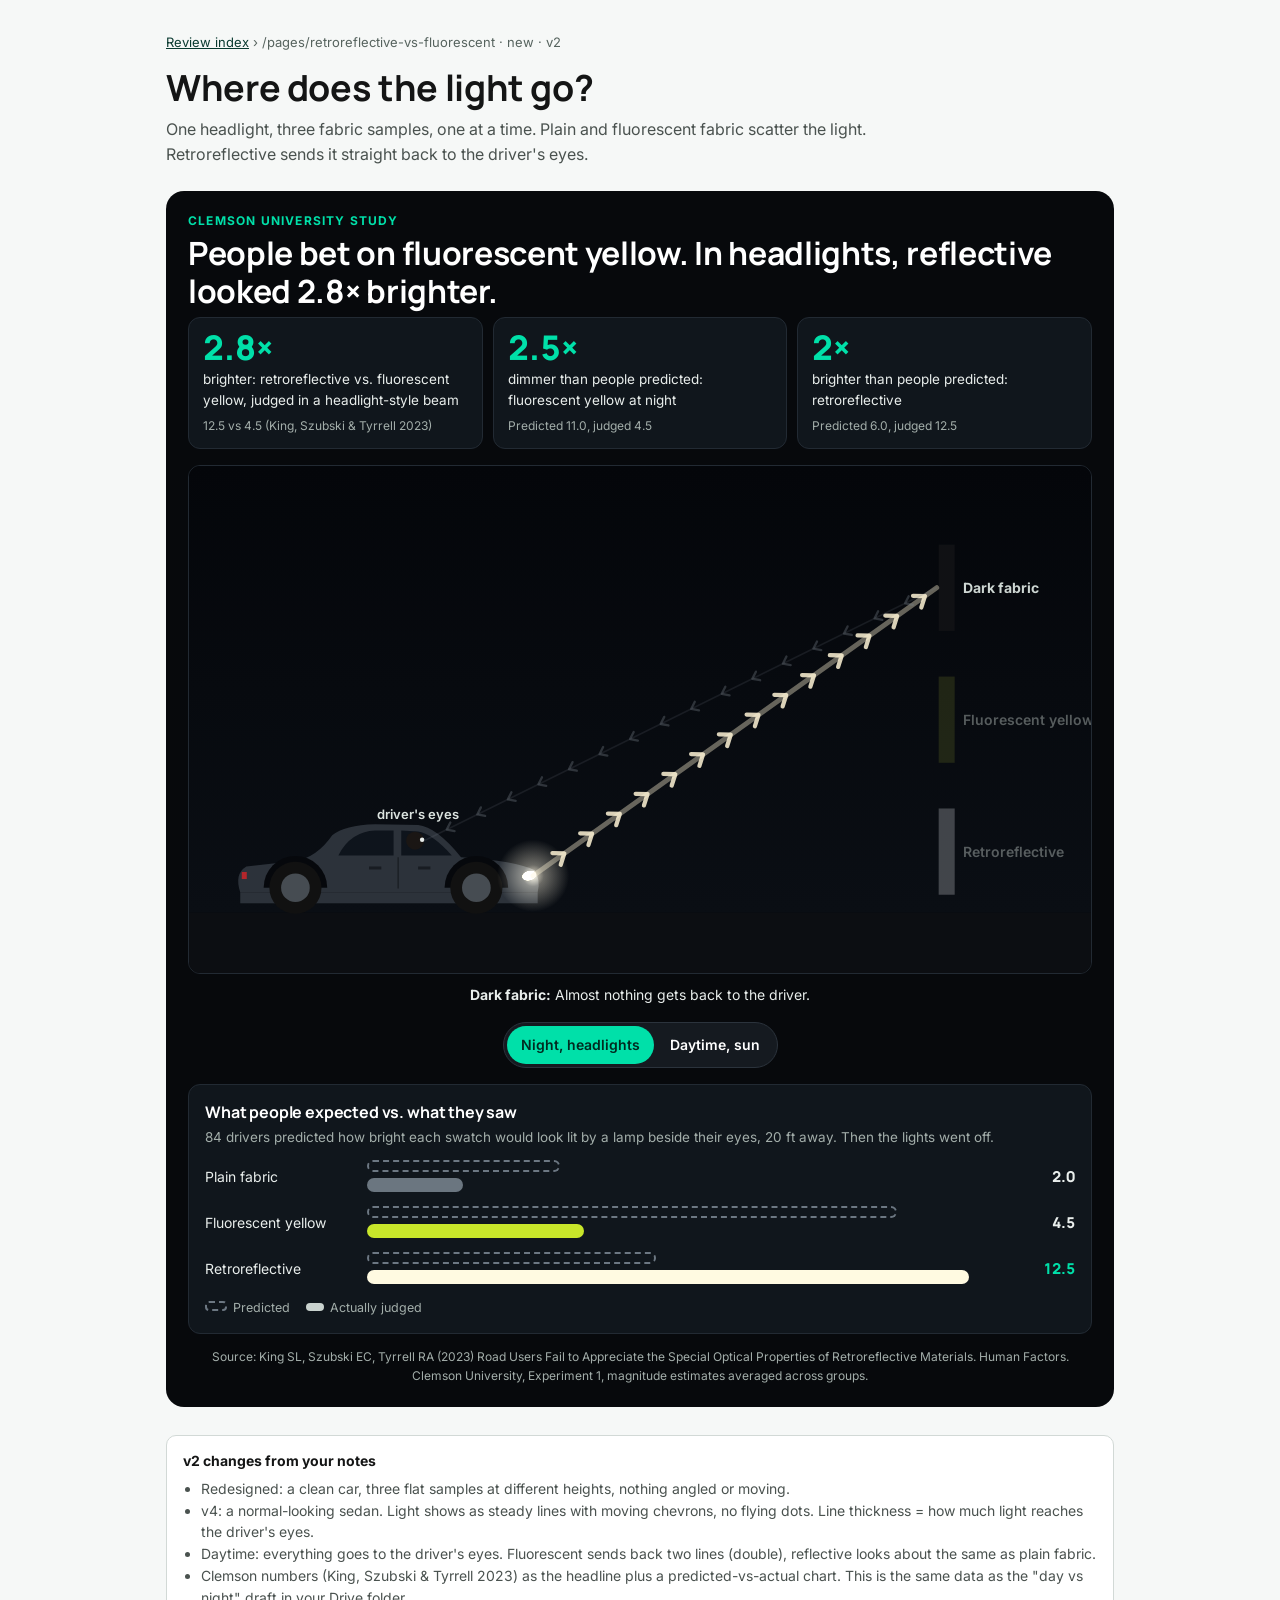
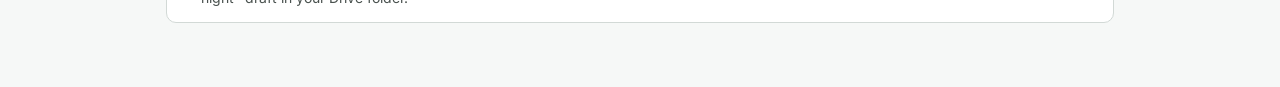
<file: ReflecToes-Combined-Review-2026-10-07 (1)/demos/05-retro-vs-fluorescent-light-bounce.html>
<!doctype html>
<html lang="en">
<head>
<meta charset="utf-8"><meta name="viewport" content="width=device-width,initial-scale=1">
<title>Where the Light Goes</title>
<link rel="stylesheet" href="shared/rt-demo.css">
<style>
  #lb .stagewrap { position: relative; border-radius: 12px; overflow: hidden; border: 1px solid var(--night-line); touch-action: none; }
  #lb canvas { display: block; width: 100%; aspect-ratio: 16 / 9; }
  #lb .hint { position: absolute; right: 12px; top: 10px; font: 600 12.5px Inter, sans-serif; color: var(--night-muted); background: rgba(0,0,0,.45); padding: 5px 9px; border-radius: 6px; pointer-events: none; }
  #lb .pv { margin-top: 16px; background: #10161c; border: 1px solid var(--night-line); border-radius: 12px; padding: 16px; }
  #lb .pv h3 { margin: 0 0 4px; font: 700 16px Manrope, sans-serif; color: #fff; }
  #lb .pv > p { margin: 0 0 12px; font-size: 13.5px; color: var(--night-muted); }
  #lb .row { display: grid; grid-template-columns: 150px 1fr 70px; gap: 12px; align-items: center; margin: 12px 0; font-size: 14px; color: var(--night-ink); }
  #lb .bars { position: relative; height: 34px; }
  #lb .bars i { position: absolute; left: 0; height: 14px; border-radius: 7px; transform-origin: left; transform: scaleX(0); transition: transform 1.1s cubic-bezier(.2,.8,.2,1); }
  #lb .bars i.pred { top: 0; background: transparent; border: 2px dashed #6c7782; height: 12px; }
  #lb .bars i.act { top: 18px; }
  #lb .row b { font: 800 15px Manrope, sans-serif; text-align: right; font-variant-numeric: tabular-nums; }
  #lb .legend { display: flex; gap: 16px; font-size: 12.5px; color: var(--night-muted); }
  #lb .legend span::before { content: ""; display: inline-block; width: 18px; height: 8px; border-radius: 4px; margin-right: 6px; vertical-align: 1px; }
  #lb .legend .l1::before { border: 2px dashed #6c7782; height: 6px; }
  #lb .legend .l2::before { background: #c9d2ce; }
  @media (max-width: 640px) { #lb canvas { aspect-ratio: 4 / 3.3; } #lb .row { grid-template-columns: 100px 1fr 54px; font-size: 13px; } }
</style>
</head>
<body>
<div class="wrap">
  <div class="crumbs"><a href="index.html">Review index</a> › /pages/retroreflective-vs-fluorescent · new · v2</div>
  <h1>Where does the light go?</h1>
  <p class="lede">One headlight, three fabric samples, one at a time. Plain and fluorescent fabric scatter the light. Retroreflective sends it straight back to the driver's eyes.</p>

  <section class="rt-demo" id="lb">
    <p class="kicker">Clemson University study</p>
    <h2 class="big">People bet on fluorescent yellow. In headlights, reflective looked 2.8× brighter.</h2>
    <div class="stats">
      <div class="st"><b>2.8×</b><span>brighter: retroreflective vs. fluorescent yellow, judged in a headlight-style beam</span><small>12.5 vs 4.5 (King, Szubski &amp; Tyrrell 2023)</small></div>
      <div class="st"><b>2.5×</b><span>dimmer than people predicted: fluorescent yellow at night</span><small>Predicted 11.0, judged 4.5</small></div>
      <div class="st"><b>2×</b><span>brighter than people predicted: retroreflective</span><small>Predicted 6.0, judged 12.5</small></div>
    </div>
    <div class="stagewrap"><canvas aria-label="Light from a car headlight hitting dark fabric, fluorescent fabric and retroreflective material in turn; only the retroreflective sends light back to the driver's eyes"></canvas></div>
    <p class="sub" id="lb-cap" aria-live="polite" style="text-align:center;margin:10px 0 0;color:var(--night-ink)"></p>
    <div class="controls">
      <div class="rt-seg" role="group" aria-label="Time of day">
        <button class="rt-btn" data-tod="night" aria-pressed="true">Night, headlights</button>
        <button class="rt-btn" data-tod="day" aria-pressed="false">Daytime, sun</button>
      </div>
    </div>
    <div class="pv" id="lb-pv">
      <h3>What people expected vs. what they saw</h3>
      <p>84 drivers predicted how bright each swatch would look lit by a lamp beside their eyes, 20 ft away. Then the lights went off.</p>
      <div class="row"><span>Plain fabric</span><div class="bars"><i class="pred" data-w="4.0"></i><i class="act" data-w="2.0" style="background:#6b7680"></i></div><b>2.0</b></div>
      <div class="row"><span>Fluorescent yellow</span><div class="bars"><i class="pred" data-w="11.0"></i><i class="act" data-w="4.5" style="background:#c8e62a"></i></div><b>4.5</b></div>
      <div class="row"><span>Retroreflective</span><div class="bars"><i class="pred" data-w="6.0"></i><i class="act" data-w="12.5" style="background:#fffae1"></i></div><b style="color:var(--accent)">12.5</b></div>
      <div class="legend"><span class="l1">Predicted</span><span class="l2">Actually judged</span></div>
    </div>
    <p class="cite">Source: King SL, Szubski EC, Tyrrell RA (2023) Road Users Fail to Appreciate the Special Optical Properties of Retroreflective Materials. Human Factors. Clemson University, Experiment 1, magnitude estimates averaged across groups.</p>
  </section>

  <div class="note">
    <b>v2 changes from your notes</b>
    <ul>
      <li>Redesigned: a clean car, three flat samples at different heights, nothing angled or moving.</li>
      <li>v4: a normal-looking sedan. Light shows as steady lines with moving chevrons, no flying dots. Line thickness = how much light reaches the driver's eyes.</li>
      <li>Daytime: everything goes to the driver's eyes. Fluorescent sends back two lines (double), reflective looks about the same as plain fabric.</li>
      <li>Clemson numbers (King, Szubski &amp; Tyrrell 2023) as the headline plus a predicted-vs-actual chart. This is the same data as the "day vs night" draft in your Drive folder.</li>
    </ul>
  </div>
</div>

<script src="shared/rt-figures.js"></script>
<script>
(function () {
  const root = document.getElementById('lb'), cv = root.querySelector('canvas'), cap = root.querySelector('#lb-cap');
  let tod = 'night', todK = 1;
  root.querySelectorAll('[data-tod]').forEach((b) => (b.onclick = () => { tod = b.dataset.tod; root.querySelectorAll('[data-tod]').forEach((x) => x.setAttribute('aria-pressed', x === b)); }));
  // what reaches the driver's eyes: number of lines, width, color, opacity
  const SAMP = [
    { name: 'Dark fabric', kind: 'dark', y: 0.24,
      night: { txt: 'Almost nothing gets back to the driver.', n: 1, w: 1.5, c: '120,128,138', a: 0.35 },
      day: { txt: 'Some light bounces back. Dull.', n: 1, w: 4, c: '90,98,108', a: 0.75 } },
    { name: 'Fluorescent yellow', kind: 'fluor', y: 0.5,
      night: { txt: 'No UV in headlights, so no boost. Barely more than dark fabric.', n: 1, w: 2, c: '150,160,70', a: 0.45 },
      day: { txt: 'Sunlight in, twice the light back out. That is the daytime glow.', n: 2, w: 5, c: '160,215,0', a: 1 } },
    { name: 'Retroreflective', kind: 'retro', y: 0.76,
      night: { txt: "Headlight in, almost all of it straight back to the driver's eyes.", n: 1, w: 10, c: '255,252,236', a: 1 },
      day: { txt: 'In daylight it looks like ordinary grey fabric.', n: 1, w: 4, c: '110,118,126', a: 0.8 } }
  ];
  const P = 3.6;
  const mix = (a, b, k) => `rgb(${a.map((v, i) => Math.round(v + (b[i] - v) * k)).join(',')})`;
  let lastKey = '';
  RT.stage(cv, (ctx, w, h, t, dt, rdt) => {
    todK = RT.approach(todK, tod === 'night' ? 1 : 0, rdt, 4);
    const night = todK > 0.5, nk = todK, sc = Math.min(w / 900, h / 506);
    const idx = Math.floor(t / P) % 3, u = (t % P) / P, S = SAMP[idx], R = night ? S.night : S.day;
    const key = idx + tod;
    if (key !== lastKey) { lastKey = key; cap.innerHTML = `<b>${S.name}:</b> ${R.txt}`; }
    const gy = h * 0.88;
    const g = ctx.createLinearGradient(0, 0, 0, gy);
    g.addColorStop(0, mix([125, 182, 226], [4, 6, 10], nk)); g.addColorStop(1, mix([214, 235, 246], [10, 14, 20], nk));
    ctx.fillStyle = g; ctx.fillRect(0, 0, w, gy);
    ctx.fillStyle = mix([110, 114, 120], [12, 14, 18], nk); ctx.fillRect(0, gy, w, h - gy);
    const car = drawCar(ctx, w * 0.05, gy, w * 0.34, sc, nk);
    const E = car.eye, Lh = car.lamp;
    ctx.font = `600 ${Math.max(11, 13 * sc)}px Inter, sans-serif`; ctx.textAlign = 'center'; ctx.fillStyle = mix([20, 30, 40], [220, 228, 224], nk);
    ctx.fillText("driver's eyes", E.x, E.y - 22 * sc);
    const SUN = { x: w * 0.62, y: h * 0.1 };
    if (nk < 0.98) { RT.glow(ctx, SUN.x, SUN.y, 80 * sc, '255,236,160', 1 - nk); ctx.fillStyle = `rgba(255,229,138,${1 - nk})`; ctx.beginPath(); ctx.arc(SUN.x, SUN.y, 18 * sc, 0, Math.PI * 2); ctx.fill(); }
    // samples: flat, fixed
    const sx = w * 0.84, half = h * 0.085, thick = 16 * sc;
    SAMP.forEach((s, i) => {
      const y = s.y * h, on = i === idx;
      const col = s.kind === 'dark' ? mix([30, 38, 56], [16, 17, 20], nk) : s.kind === 'fluor' ? mix([226, 255, 40], [72, 78, 32], nk) : mix([168, 172, 176], [150, 154, 158], nk);
      ctx.globalAlpha = on ? 1 : 0.4;
      ctx.fillStyle = col; ctx.fillRect(sx - thick / 2, y - half, thick, half * 2);
      if (on && s.kind === 'retro' && night) { RT.glow(ctx, sx, y, 70 * sc * fadeIn(u), '255,250,225', 0.9); ctx.fillStyle = 'rgba(255,255,255,.9)'; ctx.fillRect(sx - thick / 2, y - half, thick, half * 2); }
      if (on && s.kind === 'fluor' && !night) RT.glow(ctx, sx, y, 70 * sc * fadeIn(u), '214,255,30', 0.7);
      ctx.fillStyle = mix([20, 30, 40], [205, 214, 210], nk); ctx.textAlign = 'left';
      ctx.font = `${on ? 700 : 600} ${Math.max(11, 14 * sc)}px Inter, sans-serif`; ctx.fillText(s.name, sx + 16 * sc, y + 5);
      ctx.globalAlpha = 1;
    });
    // light paths with moving chevrons: source to sample, sample to the driver's eyes
    const T = { x: sx - thick / 2 - 2, y: S.y * h }, src = night ? Lh : SUN;
    const a = fadeIn(u);
    ctx.save(); ctx.globalAlpha = a;
    flow(ctx, src, T, night ? '255,244,214' : '235,170,40', 5, 0.85, t, sc);
    for (let j = 0; j < R.n; j++) {
      const off = (j - (R.n - 1) / 2) * 14 * sc;
      flow(ctx, { x: T.x, y: T.y + off }, { x: E.x + 6 * sc, y: E.y + off }, R.c, R.w, R.a, t, sc);
    }
    if (night && S.kind === 'retro') RT.glow(ctx, E.x, E.y, 34 * sc, '0,224,169', a);
    ctx.restore();
  });
  function fadeIn(u) { return u < 0.12 ? u / 0.12 : u > 0.9 ? (1 - u) / 0.1 : 1; }
  function flow(ctx, A, B, rgb, wd, alpha, t, sc) {
    const dx = B.x - A.x, dy = B.y - A.y, L = Math.hypot(dx, dy), ux = dx / L, uy = dy / L;
    const W = Math.max(1.5, wd * sc);
    ctx.lineCap = 'round';
    ctx.strokeStyle = `rgba(${rgb},${0.45 * alpha})`; ctx.lineWidth = W;
    ctx.beginPath(); ctx.moveTo(A.x, A.y); ctx.lineTo(B.x, B.y); ctx.stroke();
    const gap = 34 * sc, size = Math.max(5, (5 + wd * 0.9) * sc), off = (t * 70 * sc) % gap;
    ctx.strokeStyle = `rgba(${rgb},${alpha})`; ctx.lineWidth = Math.max(2, W * 0.55 + 1.5 * sc); ctx.lineJoin = 'round';
    for (let d = off + size; d < L - 4; d += gap) {
      const cx = A.x + ux * d, cy = A.y + uy * d;
      ctx.beginPath();
      ctx.moveTo(cx - ux * size - uy * size * 0.75, cy - uy * size + ux * size * 0.75);
      ctx.lineTo(cx, cy);
      ctx.lineTo(cx - ux * size + uy * size * 0.75, cy - uy * size - ux * size * 0.75);
      ctx.stroke();
    }
  }
  // a plain modern sedan, side view, facing right. Returns eye and headlight positions.
  function drawCar(ctx, x0, gy, len, sc, nk) {
    const H = len * 0.3, X = (f) => x0 + len * f, Y = (f) => gy - H * f;
    const r = len * 0.085, wy = gy - r * 0.95;
    ctx.fillStyle = mix([150, 156, 164], [44, 50, 58], nk);
    ctx.beginPath();
    ctx.moveTo(X(0.02), Y(0.22));
    ctx.quadraticCurveTo(X(0.0), Y(0.42), X(0.04), Y(0.5));            // rear bumper
    ctx.lineTo(X(0.2), Y(0.56));                                       // trunk
    ctx.quadraticCurveTo(X(0.27), Y(0.6), X(0.32), Y(0.84));           // rear window
    ctx.quadraticCurveTo(X(0.36), Y(0.95), X(0.46), Y(0.96));          // roof
    ctx.lineTo(X(0.6), Y(0.95));
    ctx.quadraticCurveTo(X(0.66), Y(0.93), X(0.74), Y(0.6));           // windshield
    ctx.quadraticCurveTo(X(0.92), Y(0.56), X(0.98), Y(0.46));          // hood
    ctx.quadraticCurveTo(X(1.0), Y(0.36), X(0.99), Y(0.22));           // front bumper
    ctx.lineTo(X(0.02), Y(0.22));
    ctx.closePath(); ctx.fill();
    // lower body and wheel arches
    ctx.fillRect(X(0.02), Y(0.22), len * 0.97, H * 0.12);
    ctx.fillStyle = mix([214, 235, 246], [6, 8, 12], nk);
    [0.2, 0.79].forEach((f) => { ctx.beginPath(); ctx.arc(X(f), wy, r * 1.22, Math.PI, 0); ctx.fill(); });
    // windows
    ctx.fillStyle = mix([70, 96, 120], [14, 20, 28], nk);
    ctx.beginPath(); ctx.moveTo(X(0.34), Y(0.62)); ctx.quadraticCurveTo(X(0.38), Y(0.88), X(0.46), Y(0.89)); ctx.lineTo(X(0.52), Y(0.89)); ctx.lineTo(X(0.52), Y(0.62)); ctx.closePath(); ctx.fill();
    ctx.beginPath(); ctx.moveTo(X(0.545), Y(0.62)); ctx.lineTo(X(0.545), Y(0.89)); ctx.lineTo(X(0.6), Y(0.88)); ctx.quadraticCurveTo(X(0.645), Y(0.86), X(0.71), Y(0.62)); ctx.closePath(); ctx.fill();
    // door line, handle
    ctx.strokeStyle = mix([110, 116, 124], [28, 32, 38], nk); ctx.lineWidth = 1.5;
    ctx.beginPath(); ctx.moveTo(X(0.535), Y(0.6)); ctx.lineTo(X(0.535), Y(0.26)); ctx.stroke();
    ctx.fillStyle = mix([90, 96, 104], [24, 28, 34], nk); ctx.fillRect(X(0.44), Y(0.5), len * 0.04, 3); ctx.fillRect(X(0.6), Y(0.5), len * 0.04, 3);
    // wheels
    [0.2, 0.79].forEach((f) => {
      ctx.fillStyle = '#111'; ctx.beginPath(); ctx.arc(X(f), wy, r, 0, Math.PI * 2); ctx.fill();
      ctx.fillStyle = mix([170, 176, 182], [70, 76, 82], nk); ctx.beginPath(); ctx.arc(X(f), wy, r * 0.55, 0, Math.PI * 2); ctx.fill();
    });
    // lamps
    const lamp = { x: X(0.975), y: Y(0.4) };
    ctx.fillStyle = nk > 0.5 ? '#fff6d8' : '#dfe3e6'; ctx.beginPath(); ctx.ellipse(lamp.x - 4, lamp.y, 7 * sc, 4.5 * sc, -0.25, 0, Math.PI * 2); ctx.fill();
    if (nk > 0.02) RT.glow(ctx, lamp.x, lamp.y, 36 * sc, '255,243,214', nk);
    ctx.fillStyle = '#b3262b'; ctx.fillRect(X(0.025), Y(0.44), 5 * sc, 7 * sc);
    // driver: head behind the windshield
    const eye = { x: X(0.6), y: Y(0.78) };
    ctx.fillStyle = mix([60, 50, 44], [26, 22, 20], nk); ctx.beginPath(); ctx.arc(eye.x - 3 * sc, eye.y, 9 * sc, 0, Math.PI * 2); ctx.fill();
    ctx.fillStyle = '#e9eeec'; ctx.beginPath(); ctx.arc(eye.x + 4 * sc, eye.y - 1, 2.2 * sc, 0, Math.PI * 2); ctx.fill();
    return { eye, lamp };
  }
  const pv = root.querySelector('#lb-pv');
  new IntersectionObserver((es, ob) => { if (es[0].isIntersecting) { ob.disconnect(); pv.querySelectorAll('.bars i').forEach((i) => { i.style.width = (+i.dataset.w / 13) * 100 + '%'; requestAnimationFrame(() => (i.style.transform = 'scaleX(1)')); }); } }, { threshold: 0.3 }).observe(pv);
})();
</script>
</body>
</html>
</file>
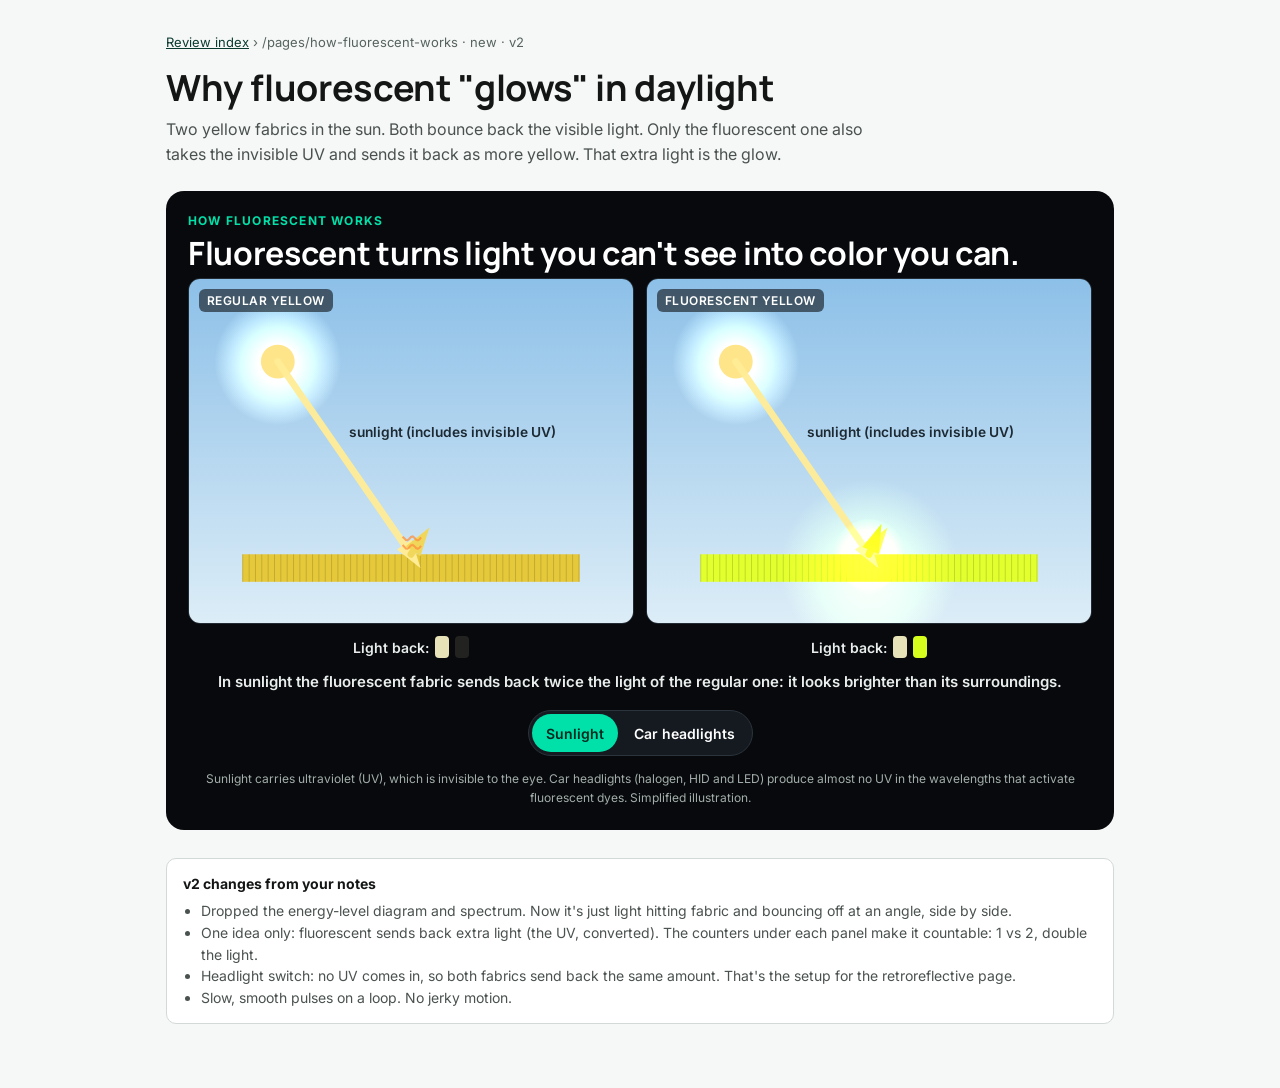
<file: ReflecToes-Combined-Review-2026-10-07 (1)/demos/06-how-fluorescent-works.html>
<!doctype html>
<html lang="en">
<head>
<meta charset="utf-8"><meta name="viewport" content="width=device-width,initial-scale=1">
<title>Why Fluorescent Glows</title>
<link rel="stylesheet" href="shared/rt-demo.css">
<style>
  #fl .pane canvas { aspect-ratio: 4 / 3.1; }
  #fl .count { display: flex; justify-content: center; gap: 6px; align-items: center; margin-top: 10px; font: 600 14px Inter, sans-serif; color: var(--night-ink); }
  #fl .count i { width: 14px; height: 22px; border-radius: 4px; background: #e8e2b8; display: inline-block; transition: opacity .4s, background .4s; }
  #fl .count i.uv { background: #d6ff1e; }
  #fl .count i.off { opacity: .12; }
  #fl .msg { text-align: center; font: 600 15px Inter, sans-serif; margin: 14px 0 0; min-height: 22px; }
</style>
</head>
<body>
<div class="wrap">
  <div class="crumbs"><a href="index.html">Review index</a> › /pages/how-fluorescent-works · new · v2</div>
  <h1>Why fluorescent "glows" in daylight</h1>
  <p class="lede">Two yellow fabrics in the sun. Both bounce back the visible light. Only the fluorescent one also takes the invisible UV and sends it back as more yellow. That extra light is the glow.</p>

  <section class="rt-demo" id="fl">
    <p class="kicker">How fluorescent works</p>
    <h2 class="big">Fluorescent turns light you can't see into color you can.</h2>
    <div class="panes">
      <div class="pane"><canvas aria-label="Sunlight bouncing off regular yellow fabric; the UV is absorbed"></canvas><span class="tag">Regular yellow</span></div>
      <div class="pane"><canvas aria-label="Sunlight bouncing off fluorescent yellow fabric; the UV comes back out as extra yellow light"></canvas><span class="tag">Fluorescent yellow</span></div>
    </div>
    <div class="panes" style="margin-top:2px">
      <div class="count" id="c0"><span>Light back:</span><i></i><i class="off"></i></div>
      <div class="count" id="c1"><span>Light back:</span><i></i><i class="uv"></i></div>
    </div>
    <p class="msg" id="fl-msg" aria-live="polite"></p>
    <div class="controls">
      <div class="rt-seg" role="group" aria-label="Light source">
        <button class="rt-btn" data-src="sun" aria-pressed="true">Sunlight</button>
        <button class="rt-btn" data-src="head" aria-pressed="false">Car headlights</button>
      </div>
    </div>
    <p class="cite">Sunlight carries ultraviolet (UV), which is invisible to the eye. Car headlights (halogen, HID and LED) produce almost no UV in the wavelengths that activate fluorescent dyes. Simplified illustration.</p>
  </section>

  <div class="note">
    <b>v2 changes from your notes</b>
    <ul>
      <li>Dropped the energy-level diagram and spectrum. Now it's just light hitting fabric and bouncing off at an angle, side by side.</li>
      <li>One idea only: fluorescent sends back extra light (the UV, converted). The counters under each panel make it countable: 1 vs 2, double the light.</li>
      <li>Headlight switch: no UV comes in, so both fabrics send back the same amount. That's the setup for the retroreflective page.</li>
      <li>Slow, smooth pulses on a loop. No jerky motion.</li>
    </ul>
  </div>
</div>

<script src="shared/rt-figures.js"></script>
<script>
(function () {
  const root = document.getElementById('fl');
  const msg = root.querySelector('#fl-msg');
  let src = 'sun', srcK = 1;
  const MSG = { sun: 'In sunlight the fluorescent fabric sends back twice the light of the regular one: it looks brighter than its surroundings.', head: 'Under headlights there is almost no UV to convert. Both fabrics send back the same light.' };
  function setSrc(v) {
    src = v; root.querySelectorAll('[data-src]').forEach((b) => b.setAttribute('aria-pressed', b.dataset.src === v)); msg.textContent = MSG[v];
    root.querySelector('#c1 i.uv').classList.toggle('off', v === 'head');
  }
  root.querySelectorAll('[data-src]').forEach((b) => (b.onclick = () => setSrc(b.dataset.src)));
  setSrc('sun');
  const P = 3.2;
  root.querySelectorAll('canvas').forEach((cv, idx) => {
    const fluor = idx === 1;
    RT.stage(cv, (ctx, w, h, t, dt, rdt) => {
      if (idx === 0) srcK = RT.approach(srcK, src === 'sun' ? 1 : 0, rdt, 4);
      const sun = srcK, sc = Math.min(w / 420, h / 320);
      // backdrop
      const g = ctx.createLinearGradient(0, 0, 0, h);
      g.addColorStop(0, sun > 0.5 ? '#8dc0e8' : '#06080c'); g.addColorStop(1, sun > 0.5 ? '#dcedf7' : '#10151c');
      ctx.fillStyle = g; ctx.fillRect(0, 0, w, h);
      const fy = h * 0.8, fx0 = w * 0.12, fx1 = w * 0.88;
      // source
      const S = sun > 0.5 ? { x: w * 0.2, y: h * 0.24 } : { x: w * 0.04, y: h * 0.52 };
      if (sun > 0.5) { RT.glow(ctx, S.x, S.y, 60 * sc, '255,230,140', 1); ctx.fillStyle = '#ffe58a'; ctx.beginPath(); ctx.arc(S.x, S.y, 16 * sc, 0, Math.PI * 2); ctx.fill(); }
      else { ctx.fillStyle = '#fff6d8'; ctx.fillRect(S.x - 4, S.y - 8 * sc, 10 * sc, 16 * sc); RT.glow(ctx, S.x, S.y, 50 * sc, '255,243,214', 1); }
      // fabric
      const extra = fluor && sun > 0.5;
      ctx.fillStyle = sun > 0.5 ? (fluor ? '#e2ff2e' : '#e6c93a') : (fluor ? '#55592a' : '#57502a');
      ctx.fillRect(fx0, fy, fx1 - fx0, h * 0.08);
      ctx.fillStyle = 'rgba(0,0,0,.15)'; for (let x = fx0; x < fx1; x += 6 * sc) ctx.fillRect(x, fy, 1, h * 0.08);
      if (extra) RT.glow(ctx, (fx0 + fx1) / 2, fy + h * 0.04, w * 0.2, '214,255,30', 0.4);
      ctx.fillStyle = sun > 0.5 ? '#1d2a33' : '#a3aeaa'; ctx.font = `600 ${Math.max(11, 13 * sc)}px Inter, sans-serif`; ctx.textAlign = 'center';
      // rays: two visible + one UV (sun only)
      const u = (t % P) / P;
      // one ray of sunlight in (it carries invisible UV), light back out at an angle
      const B = { x: w * 0.5, y: fy }, A = S;
      const k = RT.clamp(u / 0.38, 0, 1), k2 = RT.clamp((u - 0.42) / 0.4, 0, 1);
      ray(ctx, A, B, k, sun > 0.5 ? '255,236,150' : '255,244,214', false, sc);
      if (k2 > 0) {
        const c = sun > 0.5 ? (fluor ? '230,255,90' : '240,215,90') : '200,190,130';
        const o1 = { x: B.x + (B.x - A.x) * 0.9, y: B.y - (B.y - A.y) * 0.9 };
        if (extra) {
          const o2 = { x: B.x + (B.x - A.x) * 0.62, y: B.y - (B.y - A.y) * 1.05 };
          ray(ctx, B, o1, k2, c, false, sc); ray(ctx, B, o2, k2, '214,255,30', false, sc);
          if (k2 < 0.3) RT.glow(ctx, B.x, B.y, 34 * sc, '214,255,30', 1 - k2 * 3);
          if (k2 > 0.35) { ctx.fillStyle = '#4d6b00'; ctx.textAlign = 'center'; ctx.fillText('1 in, 2 out: UV comes back as extra yellow', w * 0.5, h * 0.12); }
        } else {
          ray(ctx, B, o1, k2, c, false, sc);
          if (sun > 0.5) {
            ctx.strokeStyle = `rgba(255,140,60,${0.8 * (1 - k2)})`; ctx.lineWidth = 2 * sc;
            for (let j = 0; j < 2; j++) { ctx.beginPath(); for (let q = 0; q < 12; q++) { const xx = B.x - 8 * sc + q * 1.6 * sc, yy = B.y - 6 * sc - j * 8 * sc - k2 * 14 * sc + Math.sin(q + t * 8) * 2; q ? ctx.lineTo(xx, yy) : ctx.moveTo(xx, yy); } ctx.stroke(); }
            if (k2 > 0.35) { ctx.fillStyle = '#7a3d10'; ctx.textAlign = 'center'; ctx.fillText('1 in, 1 out: the UV is lost as heat', w * 0.5, h * 0.12); }
          }
        }
      }
      if (sun > 0.5 && u < 0.5) { ctx.fillStyle = '#1d2a33'; ctx.textAlign = 'left'; ctx.fillText('sunlight (includes invisible UV)', w * 0.36, h * 0.46); }
      if (sun < 0.5) { ctx.fillStyle = '#a3aeaa'; ctx.textAlign = 'left'; ctx.fillText('headlights: almost no UV', w * 0.08, h * 0.38); }
    });
  });
  function ray(ctx, A, B, k, rgb, dashed, sc) {
    if (k <= 0) return;
    const x = A.x + (B.x - A.x) * k, y = A.y + (B.y - A.y) * k;
    ctx.save(); ctx.lineCap = 'round';
    ctx.strokeStyle = `rgba(${rgb},0.95)`; ctx.lineWidth = 6.5 * sc;
    if (dashed) ctx.setLineDash([7 * sc, 6 * sc]);
    ctx.beginPath(); ctx.moveTo(A.x, A.y); ctx.lineTo(x, y); ctx.stroke();
    ctx.setLineDash([]);
    { const a = Math.atan2(B.y - A.y, B.x - A.x); ctx.fillStyle = `rgba(${rgb},1)`; ctx.beginPath(); ctx.moveTo(x + Math.cos(a) * 16 * sc, y + Math.sin(a) * 16 * sc); ctx.lineTo(x + Math.cos(a + 2.5) * 14 * sc, y + Math.sin(a + 2.5) * 14 * sc); ctx.lineTo(x + Math.cos(a - 2.5) * 14 * sc, y + Math.sin(a - 2.5) * 14 * sc); ctx.fill(); }
    ctx.restore();
  }
})();
</script>
</body>
</html>
</file>
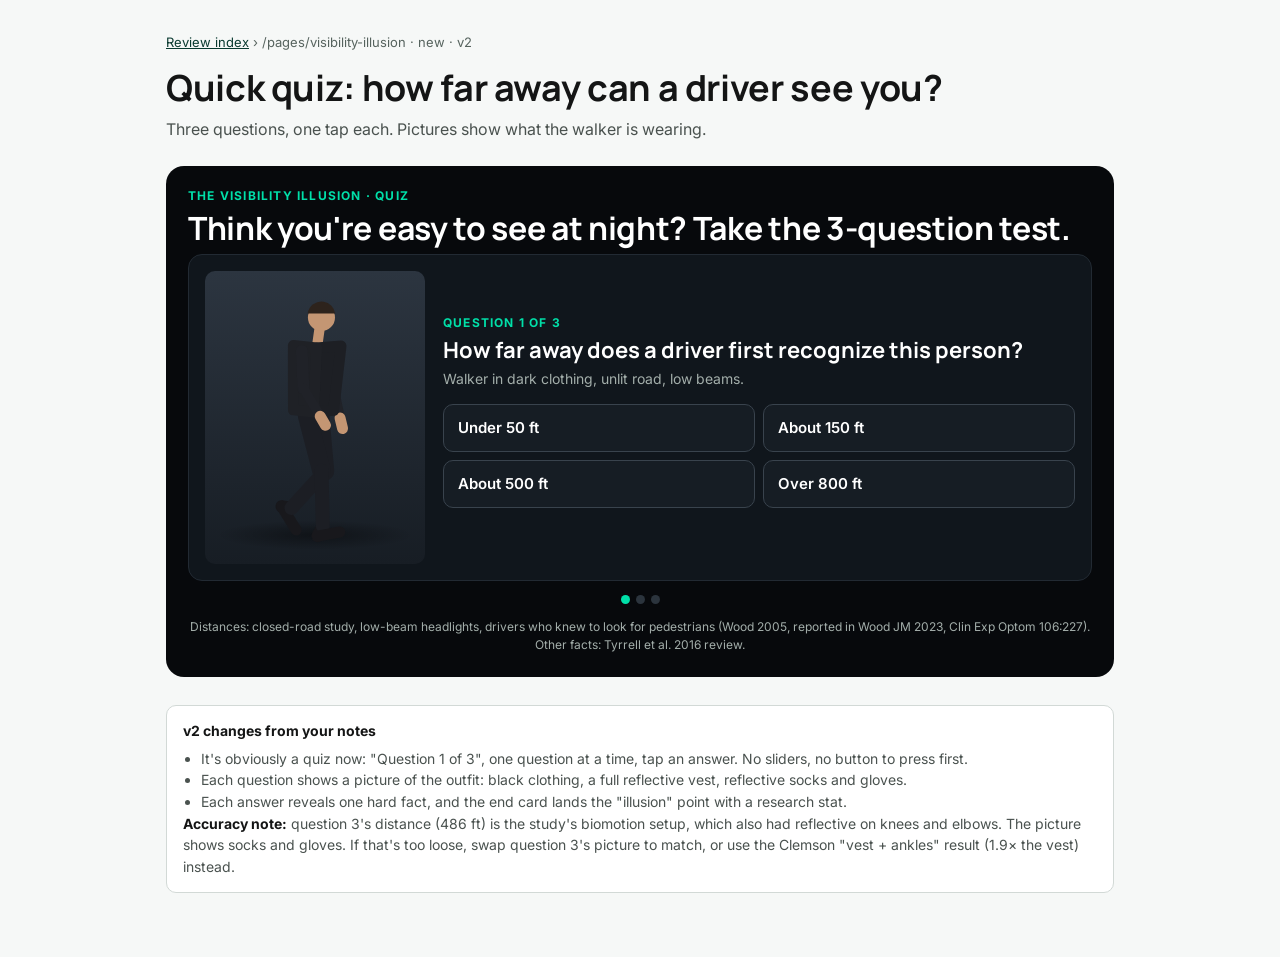
<file: ReflecToes-Combined-Review-2026-10-07 (1)/demos/07-visibility-illusion-guess.html>
<!doctype html>
<html lang="en">
<head>
<meta charset="utf-8"><meta name="viewport" content="width=device-width,initial-scale=1">
<title>Visibility Quiz</title>
<link rel="stylesheet" href="shared/rt-demo.css">
<style>
  #qz .card { display: grid; grid-template-columns: 220px 1fr; gap: 18px; align-items: center; background: #10161c; border: 1px solid var(--night-line); border-radius: 14px; padding: 16px; }
  #qz .card canvas { width: 100%; aspect-ratio: 3 / 4; border-radius: 10px; display: block; }
  #qz .step { font: 700 12px Inter, sans-serif; letter-spacing: .1em; text-transform: uppercase; color: var(--accent); }
  #qz .q { font: 700 clamp(18px, 2.6vw, 22px)/1.3 Manrope, sans-serif; color: #fff; margin: 6px 0 4px; }
  #qz .who { font-size: 14px; color: var(--night-muted); margin: 0 0 14px; }
  #qz .opts { display: grid; grid-template-columns: repeat(2, 1fr); gap: 8px; }
  #qz .opt { appearance: none; text-align: left; border: 1px solid #39434d; background: #161d24; color: #fff; font: 600 15px Inter, sans-serif; padding: 12px 14px; border-radius: 10px; cursor: pointer; min-height: 48px; }
  #qz .opt:hover:not(:disabled) { border-color: var(--accent); }
  #qz .opt.right { background: #0f2a22; border-color: var(--accent); color: var(--accent); }
  #qz .opt.wrong { background: #2a1512; border-color: #ff8f7a; color: #ff8f7a; }
  #qz .opt:disabled { cursor: default; }
  #qz .reveal { margin-top: 12px; font-size: 14.5px; color: var(--night-ink); min-height: 0; }
  #qz .reveal b.big { display: block; font: 800 28px Manrope, sans-serif; color: #fff; margin-bottom: 2px; }
  #qz .reveal small { display: block; color: var(--night-muted); margin-top: 6px; font-size: 12px; }
  #qz .dots { display: flex; gap: 6px; justify-content: center; margin-top: 14px; }
  #qz .dots i { width: 9px; height: 9px; border-radius: 50%; background: #2b343d; }
  #qz .dots i.on { background: var(--accent); }
  #qz .end { text-align: center; padding: 18px 8px 6px; }
  #qz .end .score { font: 800 44px Manrope, sans-serif; color: var(--accent); }
  #qz .end p { color: var(--night-ink); max-width: 56ch; margin: 8px auto; }
  @media (max-width: 640px) { #qz .card { grid-template-columns: 1fr; } #qz .card canvas { max-width: 200px; margin: 0 auto; } #qz .opts { grid-template-columns: 1fr; } }
</style>
</head>
<body>
<div class="wrap">
  <div class="crumbs"><a href="index.html">Review index</a> › /pages/visibility-illusion · new · v2</div>
  <h1>Quick quiz: how far away can a driver see you?</h1>
  <p class="lede">Three questions, one tap each. Pictures show what the walker is wearing.</p>

  <section class="rt-demo" id="qz">
    <p class="kicker">The visibility illusion · quiz</p>
    <h2 class="big">Think you're easy to see at night? Take the 3-question test.</h2>
    <div id="qz-body"></div>
    <div class="dots" aria-hidden="true"><i></i><i></i><i></i></div>
    <p class="cite">Distances: closed-road study, low-beam headlights, drivers who knew to look for pedestrians (Wood 2005, reported in Wood JM 2023, Clin Exp Optom 106:227). Other facts: Tyrrell et al. 2016 review.</p>
  </section>

  <div class="note">
    <b>v2 changes from your notes</b>
    <ul>
      <li>It's obviously a quiz now: "Question 1 of 3", one question at a time, tap an answer. No sliders, no button to press first.</li>
      <li>Each question shows a picture of the outfit: black clothing, a full reflective vest, reflective socks and gloves.</li>
      <li>Each answer reveals one hard fact, and the end card lands the "illusion" point with a research stat.</li>
    </ul>
    <b>Accuracy note:</b> question 3's distance (486 ft) is the study's biomotion setup, which also had reflective on knees and elbows. The picture shows socks and gloves. If that's too loose, swap question 3's picture to match, or use the Clemson "vest + ankles" result (1.9× the vest) instead.
  </div>
</div>

<script src="shared/rt-figures.js"></script>
<script>
(function () {
  const body = document.getElementById('qz-body'), dots = document.querySelectorAll('#qz .dots i');
  const OPTS = ['Under 50 ft', 'About 150 ft', 'About 500 ft', 'Over 800 ft'];
  const Q = [
    { who: 'Walker in dark clothing, unlit road, low beams.', gear: {}, top: [32, 34, 40], ans: 0, ft: 18,
      fact: 'In another closed-road study, 79% of drivers never noticed a walker in dark clothing at all, even though they knew pedestrians were part of the test.' },
    { who: 'Same walker, wearing a strap-style reflective safety vest.', gear: { vest: 'strap' }, top: [32, 34, 40], ans: 1, ft: 142,
      fact: 'At 55 mph a driver needs about 265 ft to react and stop. A vest alone gets you recognized at about half that.' },
    { who: 'Same walker, reflective socks and gloves on the joints that move.', gear: { socks: 'retro', gloves: 'retro' }, top: [32, 34, 40], ans: 2, ft: 486,
      fact: 'More than 3× the vest, with the same amount of reflective material. The difference is motion: drivers recognize a moving person, not a bright shape.' }
  ];
  let i = 0, score = 0;
  function render() {
    dots.forEach((d, k) => d.classList.toggle('on', k <= i));
    if (i >= Q.length) return end();
    const q = Q[i];
    body.innerHTML = `<div class="card"><canvas aria-label="${q.who}"></canvas><div>
      <div class="step">Question ${i + 1} of 3</div>
      <div class="q">How far away does a driver first recognize this person?</div>
      <p class="who">${q.who}</p>
      <div class="opts">${OPTS.map((o, k) => `<button class="opt" data-k="${k}">${o}</button>`).join('')}</div>
      <div class="reveal" aria-live="polite"></div></div></div>`;
    const cv = body.querySelector('canvas');
    drawOutfit(cv, q);
    body.querySelectorAll('.opt').forEach((b) => (b.onclick = () => answer(+b.dataset.k)));
  }
  function answer(k) {
    const q = Q[i], ok = k === q.ans; if (ok) score++;
    body.querySelectorAll('.opt').forEach((b) => { const n = +b.dataset.k; b.disabled = true; if (n === q.ans) b.classList.add('right'); else if (n === k) b.classList.add('wrong'); });
    const rv = body.querySelector('.reveal');
    rv.innerHTML = `<b class="big">${ok ? 'Right.' : 'Not quite.'} About ${q.ft} ft.</b>${q.fact}<div class="controls" style="justify-content:flex-start"><button class="rt-btn primary" id="qz-next">${i < 2 ? 'Next question' : 'See your result'}</button></div>`;
    rv.querySelector('#qz-next').onclick = () => { i++; render(); };
    rv.querySelector('#qz-next').focus();
  }
  function end() {
    body.innerHTML = `<div class="end"><div class="score">${score} / 3</div>
      <p><b>Here's the illusion:</b> from where you stand, oncoming headlights look blinding, so you assume the driver sees you too. Researchers found people's sense of their own visibility didn't drop even when the headlights were dimmed by 97%.</p>
      <p>The fix isn't more brightness on your chest. It's reflective where you move.</p>
      <div class="controls"><a class="rt-btn primary" href="09-walking-gear-builder.html" style="text-decoration:none">Build your night setup</a><button class="rt-btn" id="qz-again">Try again</button></div></div>`;
    body.querySelector('#qz-again').onclick = () => { i = 0; score = 0; render(); };
  }
  // outfit picture: a person under a streetlight so the gear is clearly visible
  function drawOutfit(cv, q) {
    RT.stage(cv, (ctx, w, h, t) => {
      const g = ctx.createLinearGradient(0, 0, 0, h); g.addColorStop(0, '#2c3540'); g.addColorStop(1, '#171d24');
      ctx.fillStyle = g; ctx.fillRect(0, 0, w, h);
      RT.pool(ctx, w / 2, h * 0.9, w * 0.45, h * 0.05, '0,0,0', 0.4);
      const cam = RT.camera({ x: w * 0.5, y: h * 0.9, s: h * 0.44 }, -35, 0.06);
      RT.drawFigure(ctx, cam, RT.pose(t, 'walk'), { top: q.top, sleeve: q.top, bottom: [28, 30, 36], shoe: [24, 24, 28], skin: [196, 150, 115], light: 1, retro: 0.35 + 0.15 * Math.sin(t * 2), gear: q.gear, t });
    });
  }
  render();
})();
</script>
</body>
</html>
</file>
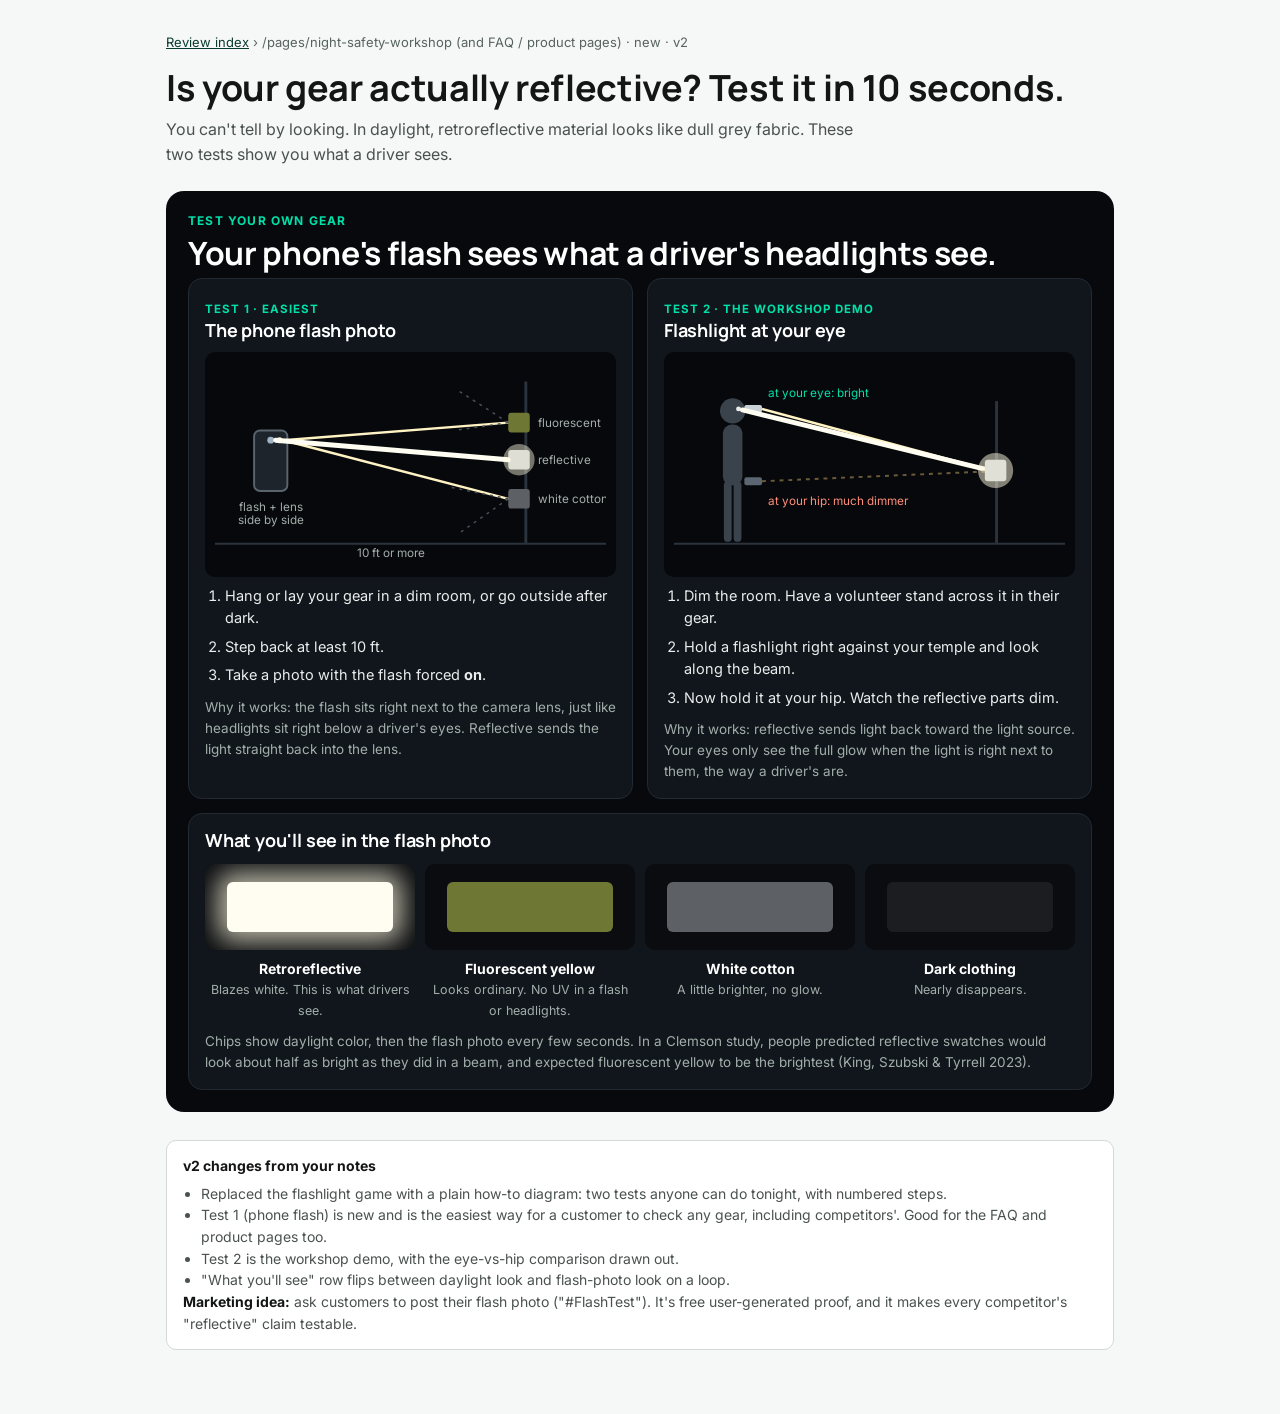
<file: ReflecToes-Combined-Review-2026-10-07 (1)/demos/08-workshop-flashlight-test.html>
<!doctype html>
<html lang="en">
<head>
<meta charset="utf-8"><meta name="viewport" content="width=device-width,initial-scale=1">
<title>Test Your Gear</title>
<link rel="stylesheet" href="shared/rt-demo.css">
<style>
  #tg .methods { display: grid; grid-template-columns: 1fr 1fr; gap: 14px; }
  #tg .m { background: #10161c; border: 1px solid var(--night-line); border-radius: 14px; padding: 16px; }
  #tg .m h3 { font-size: 18px; margin: 0 0 2px; }
  #tg .m .tag2 { font: 700 11.5px Inter, sans-serif; letter-spacing: .08em; text-transform: uppercase; color: var(--accent); }
  #tg .m svg { width: 100%; height: auto; display: block; margin: 10px 0 8px; border-radius: 10px; background: #06080b; padding: 10px; box-sizing: border-box; }
  #tg ol { margin: 0; padding-left: 20px; font-size: 14.5px; color: var(--night-ink); }
  #tg li { margin: 6px 0; }
  #tg .why { margin: 10px 0 0; font-size: 13.5px; color: var(--night-muted); }
  #tg .results { margin-top: 14px; background: #10161c; border: 1px solid var(--night-line); border-radius: 14px; padding: 16px; }
  #tg .results h3 { font-size: 18px; margin: 0 0 12px; }
  #tg .sw { display: grid; grid-template-columns: repeat(4, 1fr); gap: 10px; }
  #tg .s { text-align: center; font-size: 13.5px; color: var(--night-ink); }
  #tg .s .chip { height: 86px; border-radius: 10px; margin-bottom: 8px; position: relative; overflow: hidden; background: #0a0c0f; }
  #tg .s .chip i { position: absolute; inset: 18px 22px; border-radius: 6px; }
  #tg .s b { display: block; font-size: 14px; color: #fff; }
  #tg .s span { color: var(--night-muted); font-size: 12.5px; }
  /* flash pulse: the whole results row is "photographed" every few seconds */
  #tg .chip i { transition: none; }
  #tg .results.flash .chip.retro i { background: #fffdf2 !important; box-shadow: 0 0 26px 10px rgba(255,250,225,.7); }
  #tg .results.flash .chip.fluor i { background: #6e7834 !important; }
  #tg .results.flash .chip.white i { background: #5d6166 !important; }
  #tg .results.flash .chip.dark i { background: #1b1d21 !important; }
  .pulse { animation: tgp 3s ease-in-out infinite; }
  .pulse2 { animation: tgp 3s ease-in-out infinite; animation-delay: .35s; }
  @keyframes tgp { 0%, 55%, 100% { opacity: 0; } 62%, 80% { opacity: 1; } }
  @media (max-width: 760px) { #tg .methods { grid-template-columns: 1fr; } #tg .sw { grid-template-columns: repeat(2, 1fr); } }
</style>
</head>
<body>
<div class="wrap">
  <div class="crumbs"><a href="index.html">Review index</a> › /pages/night-safety-workshop (and FAQ / product pages) · new · v2</div>
  <h1>Is your gear actually reflective? Test it in 10 seconds.</h1>
  <p class="lede">You can't tell by looking. In daylight, retroreflective material looks like dull grey fabric. These two tests show you what a driver sees.</p>

  <section class="rt-demo" id="tg">
    <p class="kicker">Test your own gear</p>
    <h2 class="big">Your phone's flash sees what a driver's headlights see.</h2>
    <div class="methods">
      <div class="m">
        <span class="tag2">Test 1 · easiest</span>
        <h3>The phone flash photo</h3>
        <svg viewBox="0 0 400 210" aria-label="Diagram: a phone takes a flash photo of gear across a room; the reflective strip sends the flash straight back into the camera">
          <g fill="none" stroke="#2b333c" stroke-width="2"><line x1="0" y1="186" x2="400" y2="186"/></g>
          <!-- phone -->
          <rect x="40" y="70" width="34" height="62" rx="6" fill="#1d242c" stroke="#59646e" stroke-width="2"/>
          <circle cx="57" cy="80" r="3.5" fill="#9fb3c4"/><circle cx="66" cy="80" r="3" fill="#fff6d8" class="pulse"/>
          <text x="57" y="152" fill="#a3aeaa" font-size="12" text-anchor="middle" font-family="Inter, sans-serif">flash + lens</text>
          <text x="57" y="166" fill="#a3aeaa" font-size="12" text-anchor="middle" font-family="Inter, sans-serif">side by side</text>
          <!-- flash rays out -->
          <g class="pulse" stroke="#fff3c4" stroke-width="2.5" stroke-linecap="round"><line x1="70" y1="80" x2="300" y2="62"/><line x1="70" y1="80" x2="300" y2="100"/><line x1="70" y1="80" x2="300" y2="140"/></g>
          <!-- gear on a hook -->
          <line x1="318" y1="20" x2="318" y2="186" stroke="#2b333c" stroke-width="3"/>
          <rect x="300" y="52" width="22" height="20" rx="3" fill="#6e7834"/><text x="330" y="66" fill="#a3aeaa" font-size="12" font-family="Inter, sans-serif">fluorescent</text>
          <rect x="300" y="90" width="22" height="20" rx="3" fill="#c3c7cc"/><text x="330" y="104" fill="#a3aeaa" font-size="12" font-family="Inter, sans-serif">reflective</text>
          <rect x="300" y="130" width="22" height="20" rx="3" fill="#5d6166"/><text x="330" y="144" fill="#a3aeaa" font-size="12" font-family="Inter, sans-serif">white cotton</text>
          <!-- returns -->
          <g class="pulse2" stroke-linecap="round"><line x1="300" y1="100" x2="62" y2="80" stroke="#fffdf2" stroke-width="5"/><circle cx="311" cy="100" r="16" fill="rgba(255,250,225,.45)"/></g>
          <g class="pulse2" stroke="#4a5058" stroke-width="1.5" stroke-dasharray="3 5"><line x1="300" y1="62" x2="250" y2="30"/><line x1="300" y1="62" x2="245" y2="70"/><line x1="300" y1="140" x2="250" y2="175"/><line x1="300" y1="140" x2="240" y2="128"/></g>
          <text x="180" y="200" fill="#a3aeaa" font-size="12" text-anchor="middle" font-family="Inter, sans-serif">10 ft or more</text>
        </svg>
        <ol>
          <li>Hang or lay your gear in a dim room, or go outside after dark.</li>
          <li>Step back at least 10 ft.</li>
          <li>Take a photo with the flash forced <b>on</b>.</li>
        </ol>
        <p class="why">Why it works: the flash sits right next to the camera lens, just like headlights sit right below a driver's eyes. Reflective sends the light straight back into the lens.</p>
      </div>
      <div class="m">
        <span class="tag2">Test 2 · the workshop demo</span>
        <h3>Flashlight at your eye</h3>
        <svg viewBox="0 0 400 210" aria-label="Diagram: a flashlight held at eye level makes the reflective strip glow; held at the hip, much less light returns to the eye">
          <line x1="0" y1="186" x2="400" y2="186" stroke="#2b333c" stroke-width="2"/>
          <!-- person -->
          <circle cx="60" cy="50" r="13" fill="#3a434c"/><rect x="50" y="64" width="20" height="62" rx="9" fill="#3a434c"/><rect x="51" y="122" width="8" height="62" rx="4" fill="#3a434c"/><rect x="61" y="122" width="8" height="62" rx="4" fill="#3a434c"/>
          <circle cx="66" cy="48" r="2.5" fill="#e9eeec"/>
          <!-- flashlight at eye -->
          <rect x="72" y="44" width="18" height="8" rx="2" fill="#c9d0d6"/>
          <text x="96" y="36" fill="#00e0a9" font-size="12" font-family="Inter, sans-serif">at your eye: bright</text>
          <g class="pulse" stroke="#fff3c4" stroke-width="2.5"><line x1="90" y1="48" x2="320" y2="110"/></g>
          <g class="pulse2" stroke="#fffdf2" stroke-width="5" stroke-linecap="round"><line x1="320" y1="110" x2="70" y2="49"/></g>
          <!-- flashlight at hip (ghosted) -->
          <rect x="72" y="118" width="18" height="8" rx="2" fill="#5b6672"/>
          <text x="96" y="146" fill="#ff8f7a" font-size="12" font-family="Inter, sans-serif">at your hip: much dimmer</text>
          <line x1="90" y1="122" x2="320" y2="112" stroke="#6b5b3a" stroke-width="2" stroke-dasharray="4 5"/>
          <!-- target -->
          <line x1="330" y1="40" x2="330" y2="186" stroke="#2b333c" stroke-width="3"/>
          <rect x="318" y="100" width="22" height="22" rx="3" fill="#c3c7cc"/>
          <circle cx="329" cy="111" r="18" fill="rgba(255,250,225,.5)" class="pulse2"/>
        </svg>
        <ol>
          <li>Dim the room. Have a volunteer stand across it in their gear.</li>
          <li>Hold a flashlight right against your temple and look along the beam.</li>
          <li>Now hold it at your hip. Watch the reflective parts dim.</li>
        </ol>
        <p class="why">Why it works: reflective sends light back toward the light source. Your eyes only see the full glow when the light is right next to them, the way a driver's are.</p>
      </div>
    </div>

    <div class="results" id="tg-res">
      <h3>What you'll see in the flash photo</h3>
      <div class="sw">
        <div class="s"><div class="chip retro"><i style="background:#9ea3a8"></i></div><b>Retroreflective</b><span>Blazes white. This is what drivers see.</span></div>
        <div class="s"><div class="chip fluor"><i style="background:#d6ff1e"></i></div><b>Fluorescent yellow</b><span>Looks ordinary. No UV in a flash or headlights.</span></div>
        <div class="s"><div class="chip white"><i style="background:#eceae4"></i></div><b>White cotton</b><span>A little brighter, no glow.</span></div>
        <div class="s"><div class="chip dark"><i style="background:#22252b"></i></div><b>Dark clothing</b><span>Nearly disappears.</span></div>
      </div>
      <p class="why">Chips show daylight color, then the flash photo every few seconds. In a Clemson study, people predicted reflective swatches would look about half as bright as they did in a beam, and expected fluorescent yellow to be the brightest (King, Szubski &amp; Tyrrell 2023).</p>
    </div>
  </section>

  <div class="note">
    <b>v2 changes from your notes</b>
    <ul>
      <li>Replaced the flashlight game with a plain how-to diagram: two tests anyone can do tonight, with numbered steps.</li>
      <li>Test 1 (phone flash) is new and is the easiest way for a customer to check any gear, including competitors'. Good for the FAQ and product pages too.</li>
      <li>Test 2 is the workshop demo, with the eye-vs-hip comparison drawn out.</li>
      <li>"What you'll see" row flips between daylight look and flash-photo look on a loop.</li>
    </ul>
    <b>Marketing idea:</b> ask customers to post their flash photo ("#FlashTest"). It's free user-generated proof, and it makes every competitor's "reflective" claim testable.
  </div>
</div>

<script>
  // flip the result chips between daylight and flash-photo look, in step with the diagram pulses
  (function () {
    const r = document.getElementById('tg-res');
    let on = false;
    setInterval(() => { on = !on; r.classList.toggle('flash', on); }, 1500);
  })();
</script>
</body>
</html>
</file>
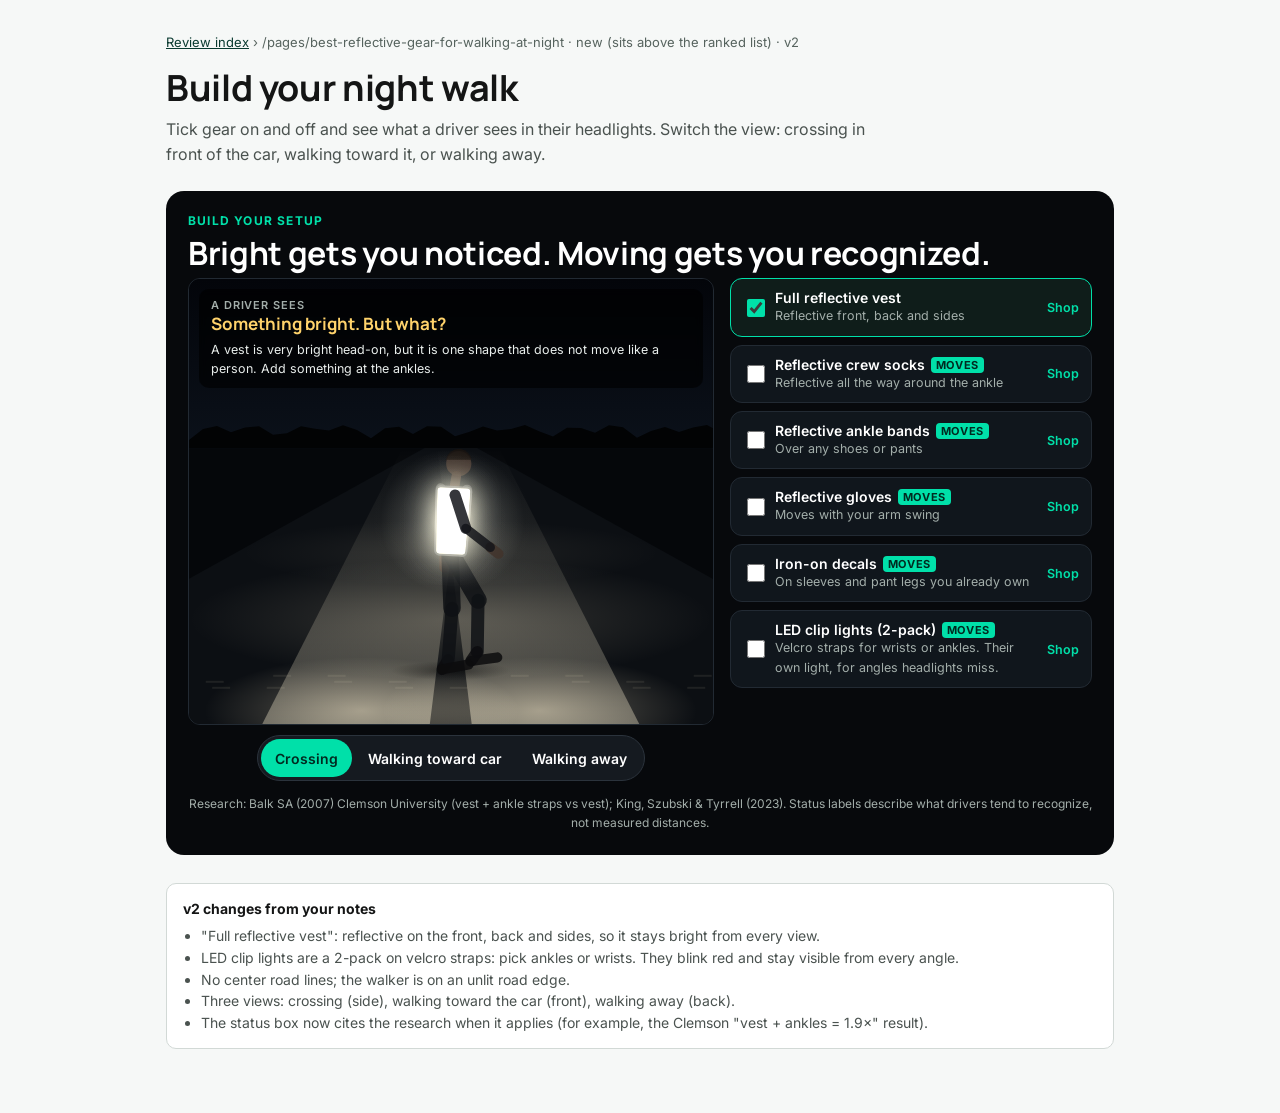
<file: ReflecToes-Combined-Review-2026-10-07 (1)/demos/09-walking-gear-builder.html>
<!doctype html>
<html lang="en">
<head>
<meta charset="utf-8"><meta name="viewport" content="width=device-width,initial-scale=1">
<title>Night Walking Gear Builder</title>
<link rel="stylesheet" href="shared/rt-demo.css">
<style>
  #gb .grid { display: grid; grid-template-columns: 1.45fr 1fr; gap: 16px; align-items: start; }
  #gb .stagewrap { position: relative; border-radius: 12px; overflow: hidden; border: 1px solid var(--night-line); }
  #gb canvas { display: block; width: 100%; aspect-ratio: 4 / 3.4; }
  #gb .reads { position: absolute; left: 10px; right: 10px; top: 10px; background: rgba(0,0,0,.62); border-radius: 10px; padding: 9px 12px; backdrop-filter: blur(4px); }
  #gb .reads small { display: block; font: 600 11px Inter, sans-serif; letter-spacing: .08em; text-transform: uppercase; color: var(--night-muted); }
  #gb .reads b { font: 700 17px Manrope, sans-serif; }
  #gb .reads b.lvl0 { color: #ff8f7a; } #gb .reads b.lvl1 { color: #ffd36b; } #gb .reads b.lvl2 { color: var(--accent); }
  #gb .reads p { margin: 3px 0 0; font-size: 12.5px; color: var(--night-ink); }
  #gb .views { display: flex; justify-content: center; margin-top: 10px; }
  #gb .items { display: grid; gap: 8px; }
  #gb label.item { display: grid; grid-template-columns: 22px 1fr auto; gap: 10px; align-items: center; background: #10161c; border: 1px solid var(--night-line); border-radius: 12px; padding: 10px 12px; cursor: pointer; min-height: 54px; }
  #gb label.item:hover { border-color: #3b4652; }
  #gb label.item:has(input:checked) { border-color: var(--accent); background: #0f1d1a; }
  #gb input[type=checkbox] { width: 18px; height: 18px; accent-color: var(--accent); }
  #gb .item b { display: block; font: 600 14px Inter, sans-serif; color: #fff; }
  #gb .item span { display: block; font-size: 12.5px; color: var(--night-muted); }
  #gb .item a { font: 600 12.5px Inter, sans-serif; color: var(--accent); text-decoration: none; white-space: nowrap; }
  #gb .item .mv { font: 700 11px Inter, sans-serif; letter-spacing: .06em; text-transform: uppercase; color: #002a20; background: var(--accent); border-radius: 4px; padding: 1px 5px; margin-left: 6px; vertical-align: 1px; font-style: normal; }
  #gb .ledpos { display: none; gap: 6px; margin-top: 6px; }
  #gb label.item:has(input[data-g=led]:checked) .ledpos { display: flex; }
  #gb .ledpos button { font: 600 12px Inter, sans-serif; border: 1px solid #39434d; background: #161d24; color: #fff; border-radius: 999px; padding: 4px 10px; cursor: pointer; }
  #gb .ledpos button[aria-pressed=true] { background: var(--accent); border-color: var(--accent); color: #002a20; }
  @media (max-width: 760px) { #gb .grid { grid-template-columns: 1fr; } }
</style>
</head>
<body>
<div class="wrap">
  <div class="crumbs"><a href="index.html">Review index</a> › /pages/best-reflective-gear-for-walking-at-night · new (sits above the ranked list) · v2</div>
  <h1>Build your night walk</h1>
  <p class="lede">Tick gear on and off and see what a driver sees in their headlights. Switch the view: crossing in front of the car, walking toward it, or walking away.</p>

  <section class="rt-demo" id="gb">
    <p class="kicker">Build your setup</p>
    <h2 class="big">Bright gets you noticed. Moving gets you recognized.</h2>
    <div class="grid">
      <div>
        <div class="stagewrap">
          <canvas aria-label="A walker at night in headlights, showing the selected reflective gear and lights"></canvas>
          <div class="reads" aria-live="polite"><small>A driver sees</small><b id="gb-read"></b><p id="gb-why"></p></div>
        </div>
        <div class="views"><div class="rt-seg" role="group" aria-label="View">
          <button class="rt-btn" data-view="0" aria-pressed="true">Crossing</button>
          <button class="rt-btn" data-view="-90" aria-pressed="false">Walking toward car</button>
          <button class="rt-btn" data-view="90" aria-pressed="false">Walking away</button>
        </div></div>
      </div>
      <div class="items">
        <label class="item"><input type="checkbox" data-g="vest" checked><div><b>Full reflective vest</b><span>Reflective front, back and sides</span></div><a href="https://reflectoes.com/products/reflective-packable-running-vest">Shop</a></label>
        <label class="item"><input type="checkbox" data-g="socks"><div><b>Reflective crew socks<em class="mv">moves</em></b><span>Reflective all the way around the ankle</span></div><a href="https://reflectoes.com/products/reflective-cycling-and-running-socks">Shop</a></label>
        <label class="item"><input type="checkbox" data-g="bands"><div><b>Reflective ankle bands<em class="mv">moves</em></b><span>Over any shoes or pants</span></div><a href="https://reflectoes.com/products/reflective-safety-bands-2-pack-high-visibility-fluorescent-arm-ankle-or-wrist-straps">Shop</a></label>
        <label class="item"><input type="checkbox" data-g="gloves"><div><b>Reflective gloves<em class="mv">moves</em></b><span>Moves with your arm swing</span></div><a href="https://reflectoes.com/products/reflective-running-gloves">Shop</a></label>
        <label class="item"><input type="checkbox" data-g="decals"><div><b>Iron-on decals<em class="mv">moves</em></b><span>On sleeves and pant legs you already own</span></div><a href="https://reflectoes.com/products/iron-on-reflective-stickers-for-clothing">Shop</a></label>
        <label class="item"><input type="checkbox" data-g="led"><div><b>LED clip lights (2-pack)<em class="mv">moves</em></b><span>Velcro straps for wrists or ankles. Their own light, for angles headlights miss.</span>
          <div class="ledpos" role="group" aria-label="Where to wear the lights"><button type="button" data-led="ankle" aria-pressed="true">On ankles</button><button type="button" data-led="wrist" aria-pressed="false">On wrists</button></div></div><a href="https://reflectoes.com/products/reflectoes-led-clip-lights-for-runners">Shop</a></label>
      </div>
    </div>
    <p class="cite">Research: Balk SA (2007) Clemson University (vest + ankle straps vs vest); King, Szubski &amp; Tyrrell (2023). Status labels describe what drivers tend to recognize, not measured distances.</p>
  </section>

  <div class="note">
    <b>v2 changes from your notes</b>
    <ul>
      <li>"Full reflective vest": reflective on the front, back and sides, so it stays bright from every view.</li>
      <li>LED clip lights are a 2-pack on velcro straps: pick ankles or wrists. They blink red and stay visible from every angle.</li>
      <li>No center road lines; the walker is on an unlit road edge.</li>
      <li>Three views: crossing (side), walking toward the car (front), walking away (back).</li>
      <li>The status box now cites the research when it applies (for example, the Clemson "vest + ankles = 1.9×" result).</li>
    </ul>
  </div>
</div>

<script src="shared/rt-figures.js"></script>
<script>
(function () {
  const root = document.getElementById('gb');
  const cv = root.querySelector('canvas'), read = root.querySelector('#gb-read'), why = root.querySelector('#gb-why');
  const G = {}, K = {}, S = { view: 0, viewA: 0, led: 'ankle' };
  const boxes = root.querySelectorAll('[data-g]');
  function sync() {
    boxes.forEach((b) => (G[b.dataset.g] = b.checked));
    const ankles = G.socks || G.bands || (G.led && S.led === 'ankle');
    const moving = ankles || G.gloves || G.decals || (G.led && S.led === 'wrist');
    let txt, lvl, w = '';
    if (moving && G.vest) { txt = 'A person, walking, with a bright torso'; lvl = 2; w = ankles ? 'Clemson study: adding reflective at the ankles to a vest nearly doubled how far away drivers responded (1.9×).' : 'Moving points plus a bright torso: the best of both.'; }
    else if (moving) { txt = 'A person, walking'; lvl = 2; w = 'A few moving points read as a human. That is the biomotion effect.'; }
    else if (G.vest) { txt = 'Something bright. But what?'; lvl = 1; w = 'A vest is very bright head-on, but it is one shape that does not move like a person. Add something at the ankles.'; }
    else { txt = 'Almost nothing'; lvl = 0; w = 'Dark clothing returns almost no headlight to the driver.'; }
    read.textContent = txt; read.className = 'lvl' + lvl; why.textContent = w;
  }
  boxes.forEach((b) => b.addEventListener('change', sync));
  root.querySelectorAll('[data-led]').forEach((b) => (b.onclick = (e) => { e.preventDefault(); S.led = b.dataset.led; root.querySelectorAll('[data-led]').forEach((x) => x.setAttribute('aria-pressed', x === b)); sync(); }));
  root.querySelectorAll('[data-view]').forEach((b) => (b.onclick = () => { S.view = +b.dataset.view; root.querySelectorAll('[data-view]').forEach((x) => x.setAttribute('aria-pressed', x === b)); }));
  sync();
  RT.stage(cv, (ctx, w, h, t, dt, rdt) => {
    S.viewA = RT.approach(S.viewA, S.view, rdt, 6);
    const hz = RT.nightRoad(ctx, w, h, 1, { lines: false, hz: 0.38 });
    const pose = RT.pose(t, 'walk');
    const side = Math.abs(S.viewA) < 45;
    const s = h * (side ? 0.27 : 0.28), gy = hz + (h - hz) * 0.8;
    // ground texture moving under the walker
    ctx.fillStyle = 'rgba(255,236,196,0.08)';
    if (side) for (let i = 0; i < 18; i++) { const x = ((i * 61 - t * pose.speed * s) % (w + 80) + w + 80) % (w + 80) - 40; ctx.fillRect(x, gy + 6 + (i % 3) * 6, 18, 2); }
    else for (let i = 0; i < 10; i++) { const k = ((i / 10 + t * 0.18 * Math.sign(S.viewA)) % 1 + 1) % 1; const y = hz + 6 + Math.pow(k, 2) * (h - hz - 6); ctx.fillRect(w / 2 - w * 0.03 - k * w * 0.2, y, w * 0.06 + k * w * 0.4, 1.5); }
    const cam = RT.camera({ x: w * 0.5, y: gy, s }, S.viewA, side ? 0.05 : 0.14);
    RT.pool(ctx, w * 0.5, gy + 2, s * 0.5, s * 0.08, '0,0,0', 0.4);
    const gear = { vest: G.vest ? 'full' : null, socks: G.socks ? 'retro' : null, bands: G.bands, gloves: G.gloves ? 'retro' : null, decals: G.decals, ledWrist: G.led && S.led === 'wrist', ledAnkle: G.led && S.led === 'ankle' };
    RT.drawFigure(ctx, cam, pose, { top: [34, 38, 46], sleeve: [34, 38, 46], bottom: [28, 30, 36], shoe: [22, 22, 26], skin: [120, 95, 80], light: 0.55, retro: 1, gear, t, bodyAlpha: 0.85 });
  });
})();
</script>
</body>
</html>
</file>
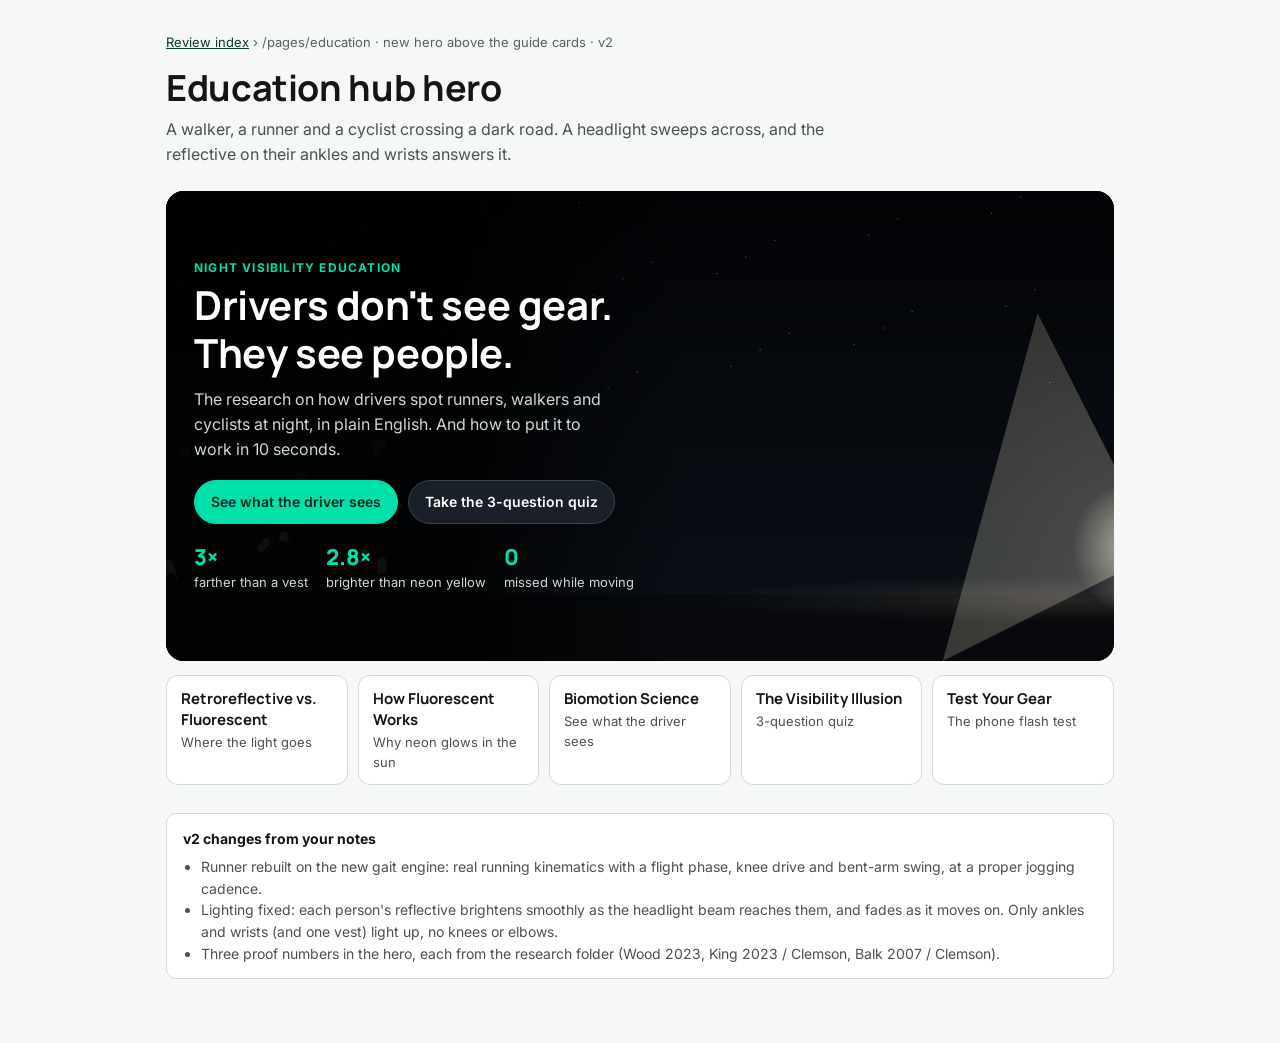
<file: ReflecToes-Combined-Review-2026-10-07 (1)/demos/10-education-hub-hero.html>
<!doctype html>
<html lang="en">
<head>
<meta charset="utf-8"><meta name="viewport" content="width=device-width,initial-scale=1">
<title>Education Hub Hero</title>
<link rel="stylesheet" href="shared/rt-demo.css">
<style>
  .hero { position: relative; border-radius: 18px; overflow: hidden; background: #000; color: #fff; padding: 0 !important; }
  .hero canvas { display: block; width: 100%; height: clamp(380px, 48vw, 470px); }
  .hero .copy { position: absolute; left: 0; top: 0; bottom: 0; width: min(520px, 100%); padding: 32px 28px; display: flex; flex-direction: column; justify-content: center; background: linear-gradient(90deg, rgba(0,0,0,.85) 55%, rgba(0,0,0,0)); }
  .hero h2 { font-size: clamp(26px, 4.2vw, 40px); margin: 0 0 10px; }
  .hero p { margin: 0 0 18px; color: #cfd8d4; max-width: 42ch; }
  .hero .ctas { display: flex; gap: 10px; flex-wrap: wrap; }
  .hero .ctas a { text-decoration: none; display: inline-flex; align-items: center; }
  .hero .proof { display: flex; gap: 18px; margin-top: 18px; font-size: 13px; color: #cfd8d4; flex-wrap: wrap; }
  .hero .proof b { display: block; font: 800 22px Manrope, sans-serif; color: var(--accent); }
  .cards { display: grid; grid-template-columns: repeat(auto-fit, minmax(170px, 1fr)); gap: 10px; margin-top: 14px; }
  .cards a { display: block; text-decoration: none; color: var(--ink); background: #fff; border: 1px solid var(--line); border-radius: 12px; padding: 12px 14px; font-size: 13px; }
  .cards a b { display: block; font: 700 15px Manrope, sans-serif; margin-bottom: 2px; }
  .cards a span { color: var(--ink-2); }
  .cards a:hover { border-color: var(--accent); }
  @media (max-width: 640px) { .hero .copy { width: 100%; justify-content: flex-start; background: linear-gradient(180deg, rgba(0,0,0,.88) 55%, rgba(0,0,0,0)); padding: 22px 18px; } .hero canvas { height: 600px; } }
</style>
</head>
<body>
<div class="wrap">
  <div class="crumbs"><a href="index.html">Review index</a> › /pages/education · new hero above the guide cards · v2</div>
  <h1>Education hub hero</h1>
  <p class="lede">A walker, a runner and a cyclist crossing a dark road. A headlight sweeps across, and the reflective on their ankles and wrists answers it.</p>

  <section class="hero rt-demo" id="hh">
    <canvas aria-hidden="true"></canvas>
    <div class="copy">
      <p class="kicker">Night visibility education</p>
      <h2>Drivers don't see gear. They see people.</h2>
      <p>The research on how drivers spot runners, walkers and cyclists at night, in plain English. And how to put it to work in 10 seconds.</p>
      <div class="ctas"><a class="rt-btn primary" href="03-biomotion-point-light.html">See what the driver sees</a><a class="rt-btn" href="07-visibility-illusion-guess.html">Take the 3-question quiz</a></div>
      <div class="proof"><span><b>3×</b>farther than a vest</span><span><b>2.8×</b>brighter than neon yellow</span><span><b>0</b>missed while moving</span></div>
    </div>
  </section>

  <div class="cards">
    <a href="05-retro-vs-fluorescent-light-bounce.html"><b>Retroreflective vs. Fluorescent</b><span>Where the light goes</span></a>
    <a href="06-how-fluorescent-works.html"><b>How Fluorescent Works</b><span>Why neon glows in the sun</span></a>
    <a href="03-biomotion-point-light.html"><b>Biomotion Science</b><span>See what the driver sees</span></a>
    <a href="07-visibility-illusion-guess.html"><b>The Visibility Illusion</b><span>3-question quiz</span></a>
    <a href="08-workshop-flashlight-test.html"><b>Test Your Gear</b><span>The phone flash test</span></a>
  </div>

  <div class="note">
    <b>v2 changes from your notes</b>
    <ul>
      <li>Runner rebuilt on the new gait engine: real running kinematics with a flight phase, knee drive and bent-arm swing, at a proper jogging cadence.</li>
      <li>Lighting fixed: each person's reflective brightens smoothly as the headlight beam reaches them, and fades as it moves on. Only ankles and wrists (and one vest) light up, no knees or elbows.</li>
      <li>Three proof numbers in the hero, each from the research folder (Wood 2023, King 2023 / Clemson, Balk 2007 / Clemson).</li>
    </ul>
  </div>
</div>

<script src="shared/rt-figures.js"></script>
<script>
(function () {
  const cv = document.querySelector('#hh canvas');
  const actors = [
    { kind: 'walk', depth: 0.68, off: 0.15, gear: { socks: 'retro', gloves: 'retro' } },
    { kind: 'run', depth: 0.86, off: 0.55, gear: { vest: 'full', socks: 'retro' } },
    { kind: 'cycle', depth: 0.56, off: 0.9, gear: { socks: 'retro', gloves: 'retro' } }
  ];
  const clothes = { top: [30, 33, 40], sleeve: [30, 33, 40], bottom: [26, 28, 33], shoe: [22, 22, 26], skin: [110, 88, 72], hair: [28, 22, 18], helmet: null };
  RT.stage(cv, (ctx, w, h, t) => {
    const mobile = w < 640;
    const gy = h * (mobile ? 0.9 : 0.86);
    const sky = ctx.createLinearGradient(0, 0, 0, gy);
    sky.addColorStop(0, '#020305'); sky.addColorStop(1, '#0a0f16');
    ctx.fillStyle = sky; ctx.fillRect(0, 0, w, gy);
    ctx.fillStyle = '#07090c'; ctx.fillRect(0, gy, w, h - gy);
    ctx.fillStyle = 'rgba(255,255,255,.3)';
    for (let i = 0; i < 40; i++) ctx.fillRect((i * 137.5) % w, (i * 71) % (gy * 0.5), 1.2, 1.2);
    // headlight from the right edge sweeping left and back
    const sweep = (Math.sin(t * 0.55) + 1) / 2, edge = w * (0.2 + 0.75 * sweep);
    const src = { x: w * 1.04, y: gy - h * 0.1 };
    ctx.save(); ctx.globalCompositeOperation = 'lighter';
    const g = ctx.createRadialGradient(src.x, src.y, 10, src.x, src.y, w * 0.95);
    g.addColorStop(0, 'rgba(255,243,214,.26)'); g.addColorStop(1, 'rgba(255,243,214,0)');
    ctx.fillStyle = g; ctx.beginPath(); ctx.moveTo(src.x, src.y - 8); ctx.lineTo(edge, gy - h * 0.6); ctx.lineTo(edge - w * 0.1, h); ctx.lineTo(src.x, src.y + 8); ctx.fill();
    ctx.restore();
    RT.pool(ctx, (edge + w) / 2, gy + 4, w * 0.4, h * 0.05, '255,236,196', 0.12);
    RT.glow(ctx, src.x - 10, src.y, 70, '255,243,214', 0.9);
    actors.slice().sort((a, b) => a.depth - b.depth).forEach((A) => {
      const s = h * 0.25 * A.depth * (mobile ? 0.85 : 1);
      const pose = A.kind === 'cycle' ? RT.cyclePose(t) : RT.pose(t + A.off * 2, A.kind);
      const span = w + s * 4;
      const x = ((t * (A.kind === 'cycle' ? 2.6 : pose.speed) * s + A.off * span) % span) - s * 2;
      const y = gy - (1 - A.depth) * h * 0.12;
      const lit = RT.clamp((x - edge + w * 0.05) / (w * 0.15), 0, 1);
      const cam = RT.camera({ x, y, s }, 0, 0.04);
      if (A.kind === 'cycle') RT.drawBike(ctx, cam, pose, { tire: '#1c1f23', spoke: '#14171a', frame: '#1c1f23' }, 0.9);
      RT.drawFigure(ctx, cam, pose, Object.assign({}, clothes, { light: 0.5 + 0.4 * lit, retro: 0.08 + 0.92 * lit, gear: A.gear, bodyAlpha: 0.9 }));
    });
  });
})();
</script>
</body>
</html>
</file>
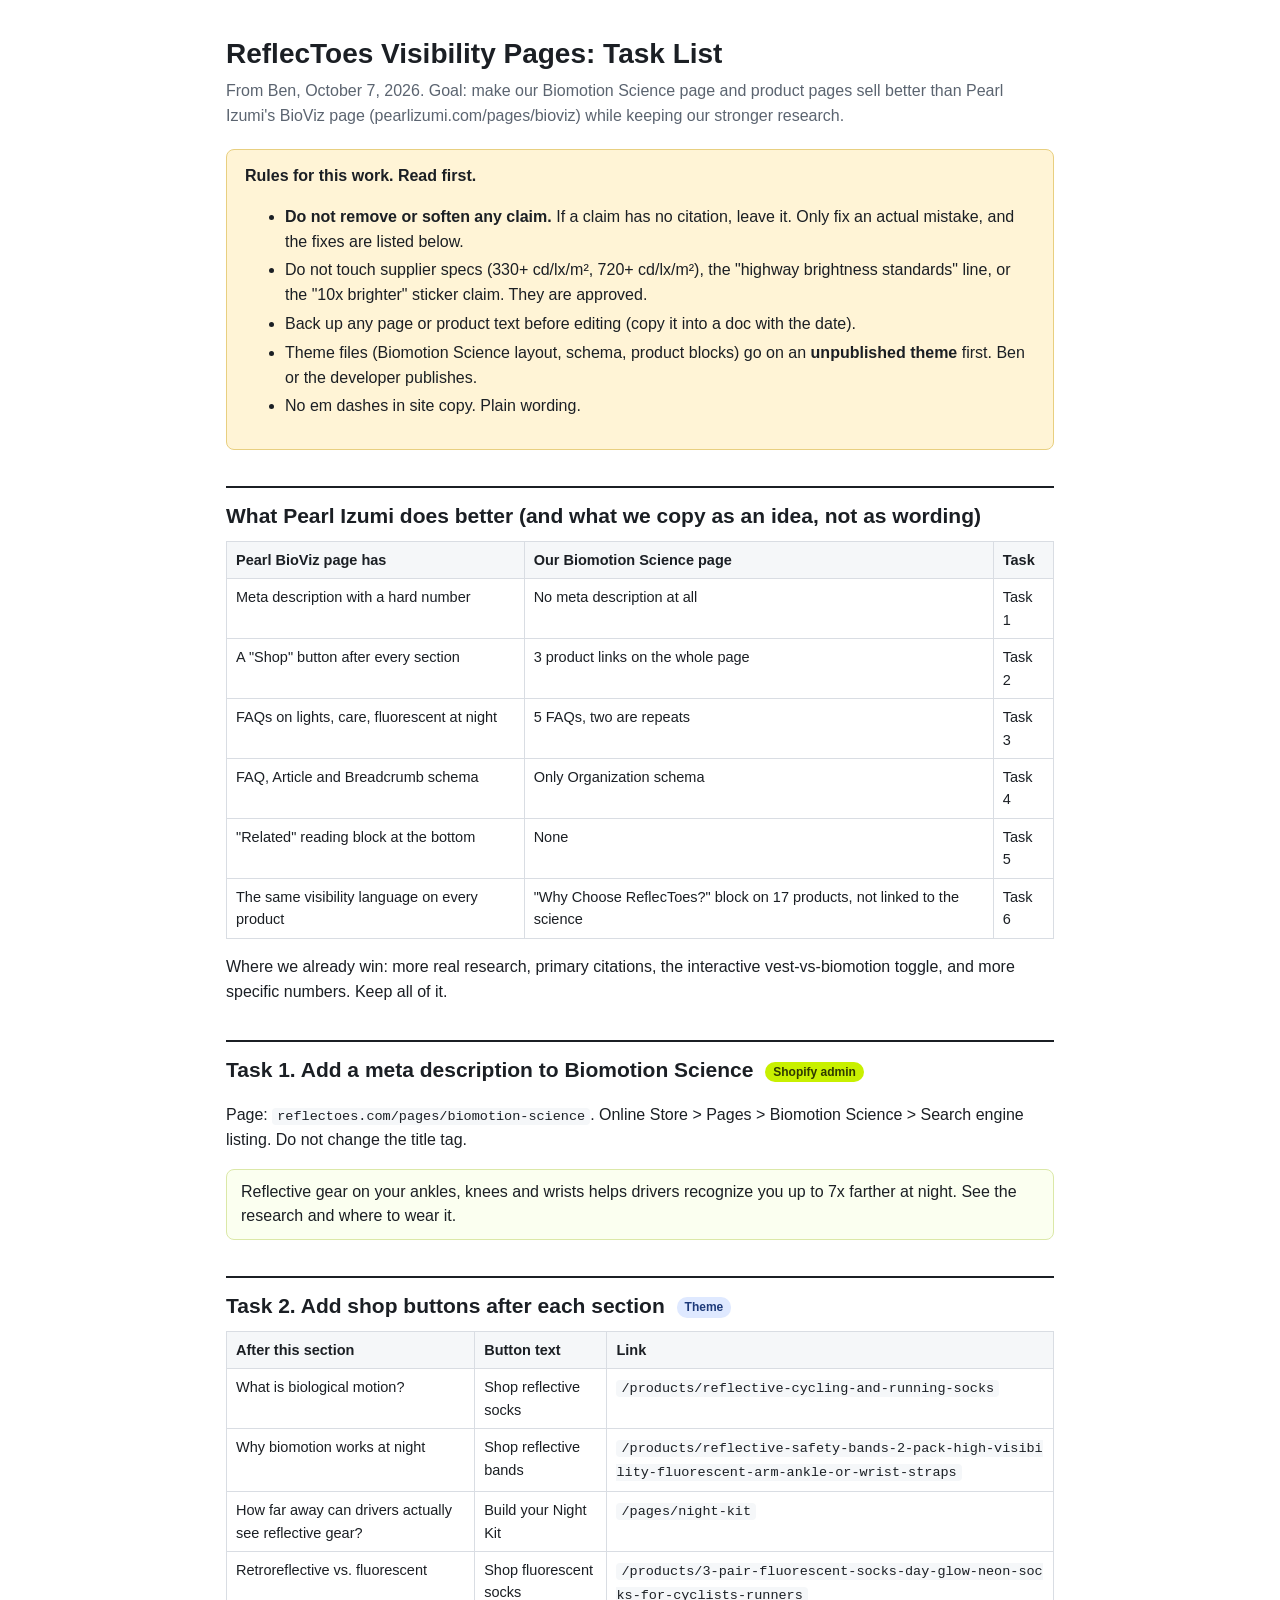
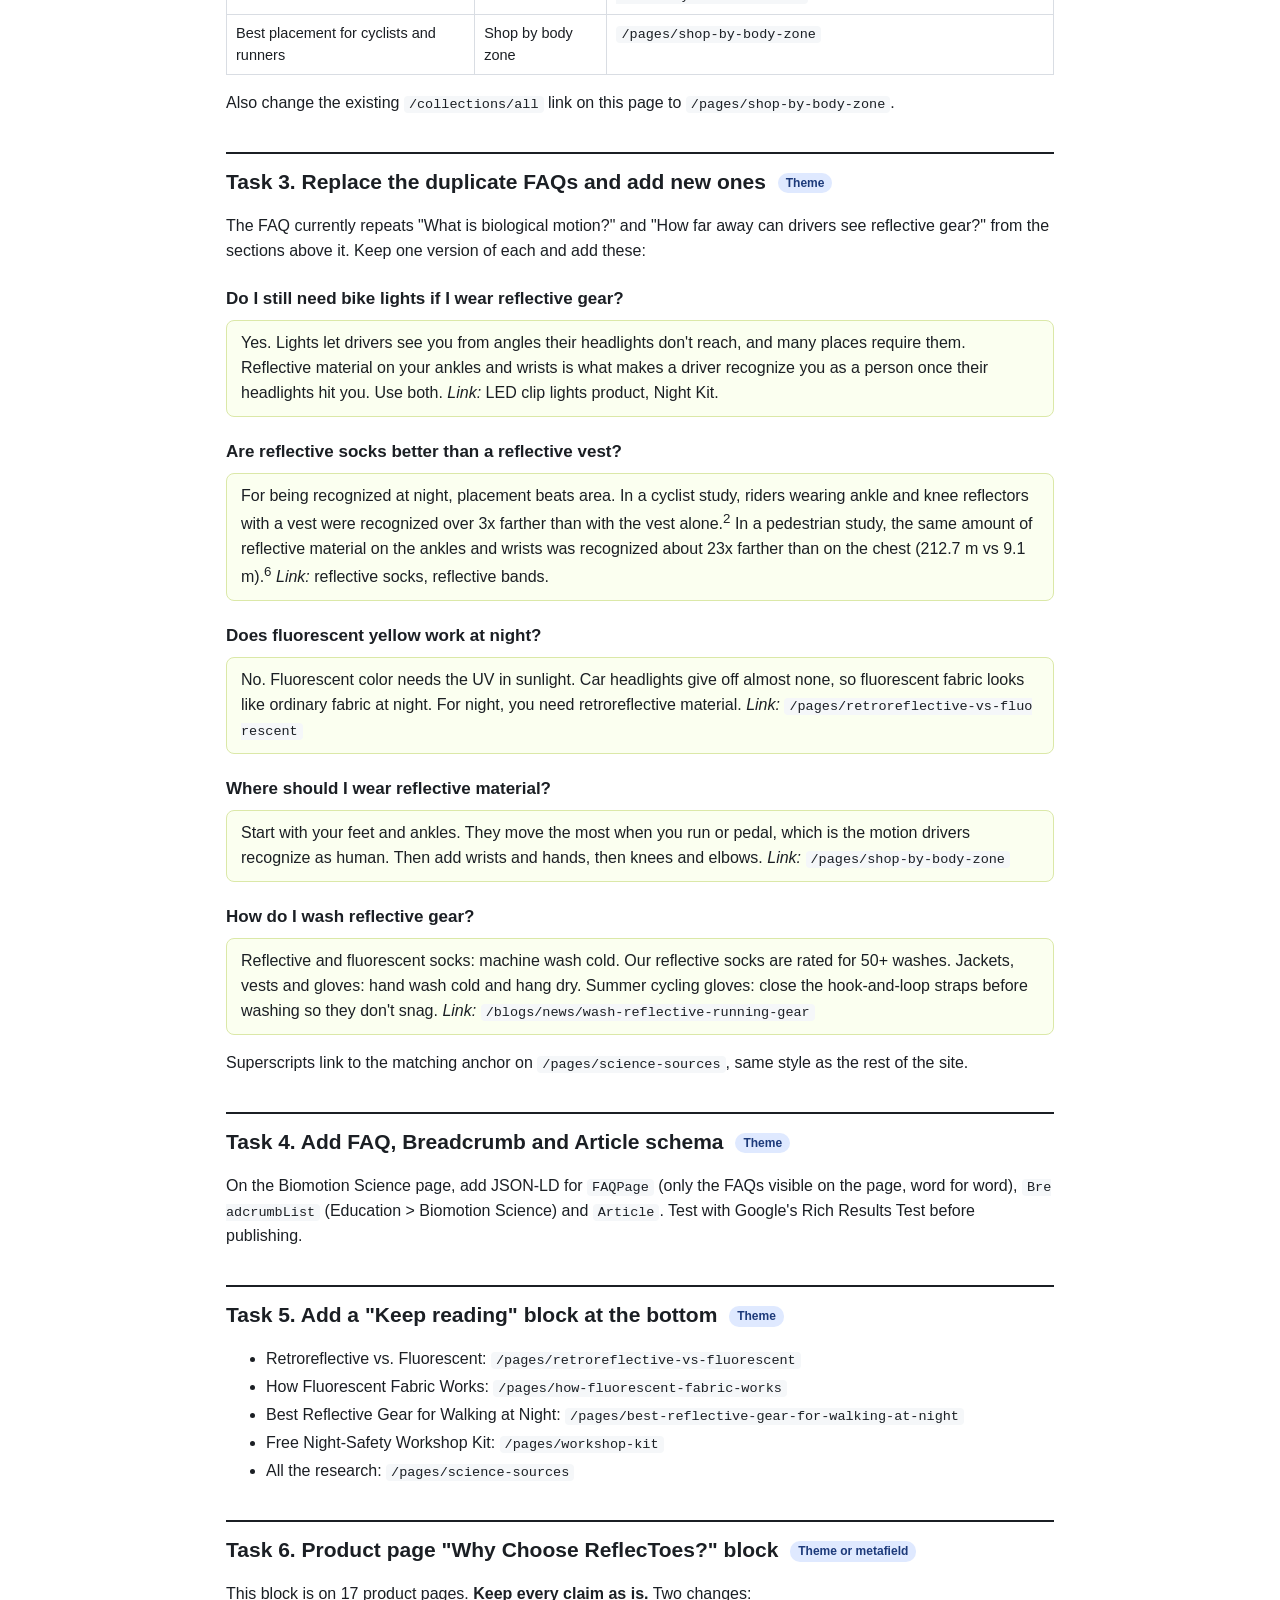
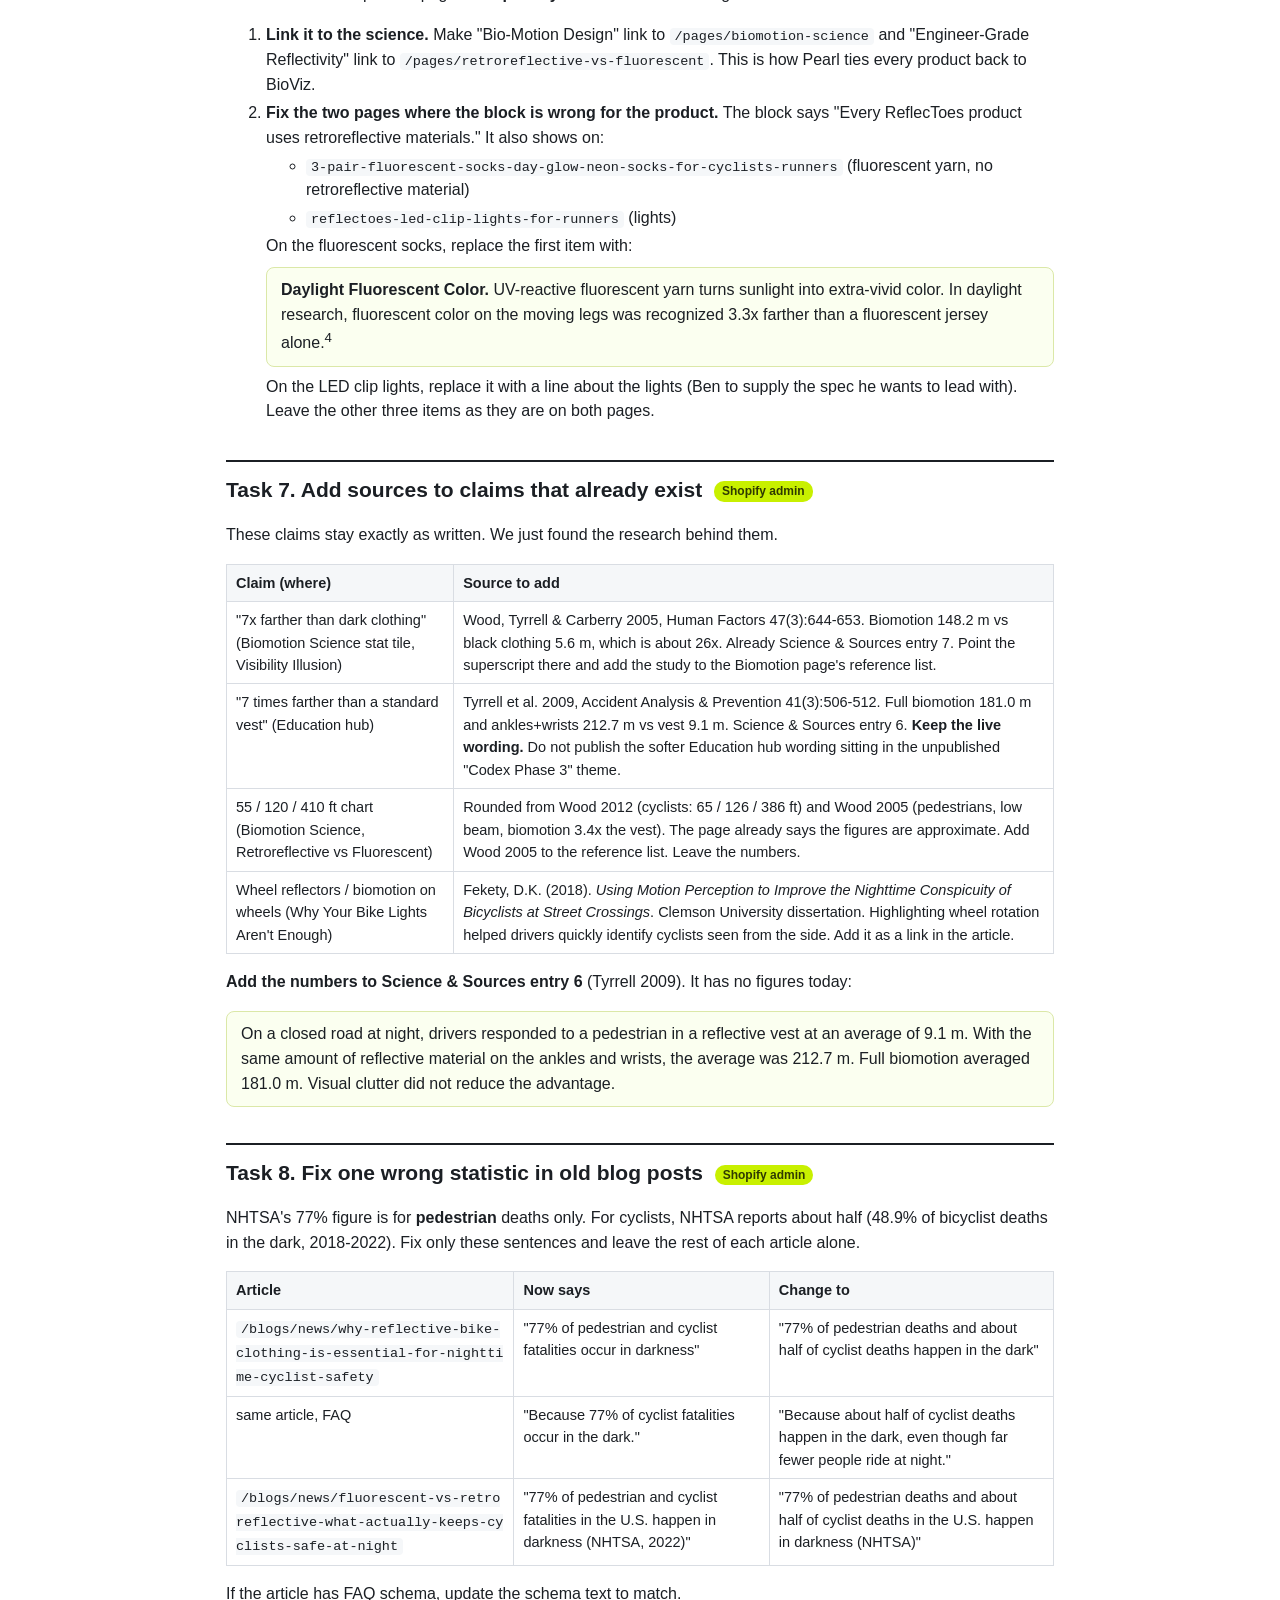
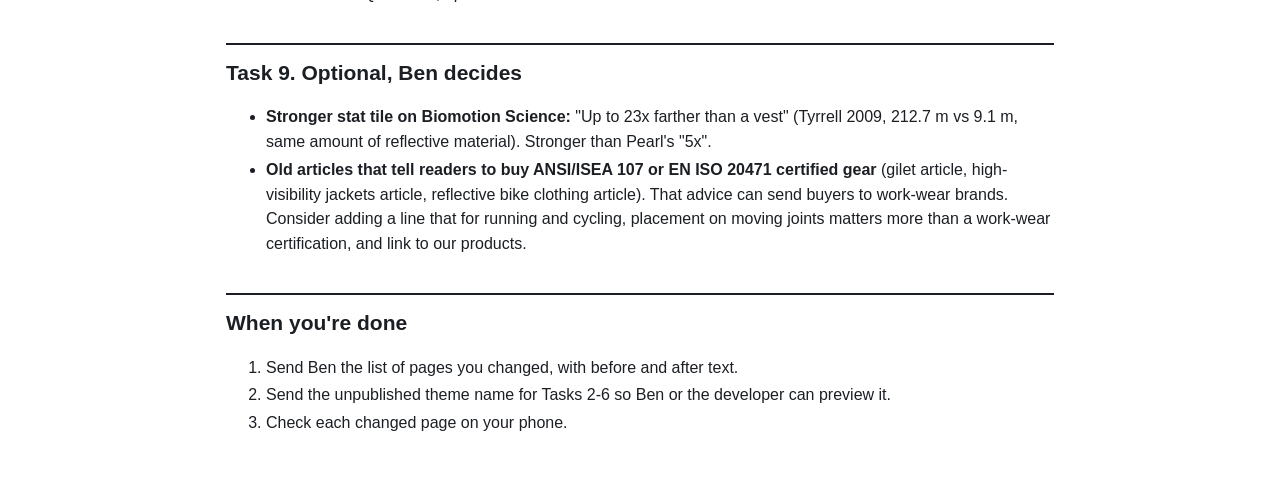
<file: ReflecToes-Combined-Review-2026-10-07 (1)/evidence/Superseded-employee-proposal.html>
<!doctype html>
<html lang="en">
<head>
<meta charset="utf-8">
<meta name="viewport" content="width=device-width, initial-scale=1">
<title>ReflecToes Visibility Page Tasks</title>
<style>
  :root { --ink:#1b1f24; --muted:#5b6470; --line:#d9dde3; --accent:#c8f000; --accent-ink:#2f3a00; --box:#f5f7f9; --warn:#fff4d6; }
  * { box-sizing:border-box; }
  body { margin:0; background:#fff; color:var(--ink); font:16px/1.55 -apple-system, "Segoe UI", Roboto, Arial, sans-serif; }
  main { max-width:860px; margin:0 auto; padding:32px 16px 64px; }
  h1 { font-size:28px; margin:0 0 4px; }
  h2 { font-size:21px; margin:36px 0 8px; padding-top:12px; border-top:2px solid var(--ink); }
  h3 { font-size:17px; margin:22px 0 6px; }
  .sub { color:var(--muted); margin:0 0 20px; }
  .rules { background:var(--warn); border:1px solid #e8cf80; border-radius:8px; padding:14px 18px; }
  .rules li { margin:4px 0; }
  .box { background:var(--box); border:1px solid var(--line); border-radius:8px; padding:12px 16px; margin:10px 0; }
  .copy { background:#fbfff0; border:1px solid #dbe8a8; border-radius:8px; padding:10px 14px; margin:8px 0; }
  table { width:100%; border-collapse:collapse; font-size:14.5px; margin:8px 0; }
  th, td { border:1px solid var(--line); padding:7px 9px; text-align:left; vertical-align:top; }
  th { background:var(--box); }
  code { background:var(--box); padding:1px 5px; border-radius:4px; font-size:13.5px; word-break:break-all; }
  .tag { display:inline-block; font-size:12px; font-weight:600; padding:1px 8px; border-radius:10px; background:var(--accent); color:var(--accent-ink); margin-left:6px; vertical-align:middle; }
  .dev { background:#dfe9ff; color:#1d3a7a; }
  ol li, ul li { margin:3px 0; }
  @media print { h2 { break-after:avoid; } .box, .copy, table { break-inside:avoid; } }
</style>
</head>
<body>
<main>
<h1>ReflecToes Visibility Pages: Task List</h1>
<p class="sub">From Ben, October 7, 2026. Goal: make our Biomotion Science page and product pages sell better than Pearl Izumi's BioViz page (pearlizumi.com/pages/bioviz) while keeping our stronger research.</p>

<div class="rules">
<strong>Rules for this work. Read first.</strong>
<ul>
  <li><strong>Do not remove or soften any claim.</strong> If a claim has no citation, leave it. Only fix an actual mistake, and the fixes are listed below.</li>
  <li>Do not touch supplier specs (330+ cd/lx/m², 720+ cd/lx/m²), the "highway brightness standards" line, or the "10x brighter" sticker claim. They are approved.</li>
  <li>Back up any page or product text before editing (copy it into a doc with the date).</li>
  <li>Theme files (Biomotion Science layout, schema, product blocks) go on an <strong>unpublished theme</strong> first. Ben or the developer publishes.</li>
  <li>No em dashes in site copy. Plain wording.</li>
</ul>
</div>

<h2>What Pearl Izumi does better (and what we copy as an idea, not as wording)</h2>
<table>
<tr><th>Pearl BioViz page has</th><th>Our Biomotion Science page</th><th>Task</th></tr>
<tr><td>Meta description with a hard number</td><td>No meta description at all</td><td>Task 1</td></tr>
<tr><td>A "Shop" button after every section</td><td>3 product links on the whole page</td><td>Task 2</td></tr>
<tr><td>FAQs on lights, care, fluorescent at night</td><td>5 FAQs, two are repeats</td><td>Task 3</td></tr>
<tr><td>FAQ, Article and Breadcrumb schema</td><td>Only Organization schema</td><td>Task 4</td></tr>
<tr><td>"Related" reading block at the bottom</td><td>None</td><td>Task 5</td></tr>
<tr><td>The same visibility language on every product</td><td>"Why Choose ReflecToes?" block on 17 products, not linked to the science</td><td>Task 6</td></tr>
</table>
<p>Where we already win: more real research, primary citations, the interactive vest-vs-biomotion toggle, and more specific numbers. Keep all of it.</p>

<h2>Task 1. Add a meta description to Biomotion Science <span class="tag">Shopify admin</span></h2>
<p>Page: <code>reflectoes.com/pages/biomotion-science</code>. Online Store &gt; Pages &gt; Biomotion Science &gt; Search engine listing. Do not change the title tag.</p>
<div class="copy">Reflective gear on your ankles, knees and wrists helps drivers recognize you up to 7x farther at night. See the research and where to wear it.</div>

<h2>Task 2. Add shop buttons after each section <span class="tag dev">Theme</span></h2>
<table>
<tr><th>After this section</th><th>Button text</th><th>Link</th></tr>
<tr><td>What is biological motion?</td><td>Shop reflective socks</td><td><code>/products/reflective-cycling-and-running-socks</code></td></tr>
<tr><td>Why biomotion works at night</td><td>Shop reflective bands</td><td><code>/products/reflective-safety-bands-2-pack-high-visibility-fluorescent-arm-ankle-or-wrist-straps</code></td></tr>
<tr><td>How far away can drivers actually see reflective gear?</td><td>Build your Night Kit</td><td><code>/pages/night-kit</code></td></tr>
<tr><td>Retroreflective vs. fluorescent</td><td>Shop fluorescent socks</td><td><code>/products/3-pair-fluorescent-socks-day-glow-neon-socks-for-cyclists-runners</code></td></tr>
<tr><td>Best placement for cyclists and runners</td><td>Shop by body zone</td><td><code>/pages/shop-by-body-zone</code></td></tr>
</table>
<p>Also change the existing <code>/collections/all</code> link on this page to <code>/pages/shop-by-body-zone</code>.</p>

<h2>Task 3. Replace the duplicate FAQs and add new ones <span class="tag dev">Theme</span></h2>
<p>The FAQ currently repeats "What is biological motion?" and "How far away can drivers see reflective gear?" from the sections above it. Keep one version of each and add these:</p>

<h3>Do I still need bike lights if I wear reflective gear?</h3>
<div class="copy">Yes. Lights let drivers see you from angles their headlights don't reach, and many places require them. Reflective material on your ankles and wrists is what makes a driver recognize you as a person once their headlights hit you. Use both. <em>Link:</em> LED clip lights product, Night Kit.</div>

<h3>Are reflective socks better than a reflective vest?</h3>
<div class="copy">For being recognized at night, placement beats area. In a cyclist study, riders wearing ankle and knee reflectors with a vest were recognized over 3x farther than with the vest alone.<sup>2</sup> In a pedestrian study, the same amount of reflective material on the ankles and wrists was recognized about 23x farther than on the chest (212.7 m vs 9.1 m).<sup>6</sup> <em>Link:</em> reflective socks, reflective bands.</div>

<h3>Does fluorescent yellow work at night?</h3>
<div class="copy">No. Fluorescent color needs the UV in sunlight. Car headlights give off almost none, so fluorescent fabric looks like ordinary fabric at night. For night, you need retroreflective material. <em>Link:</em> <code>/pages/retroreflective-vs-fluorescent</code></div>

<h3>Where should I wear reflective material?</h3>
<div class="copy">Start with your feet and ankles. They move the most when you run or pedal, which is the motion drivers recognize as human. Then add wrists and hands, then knees and elbows. <em>Link:</em> <code>/pages/shop-by-body-zone</code></div>

<h3>How do I wash reflective gear?</h3>
<div class="copy">Reflective and fluorescent socks: machine wash cold. Our reflective socks are rated for 50+ washes. Jackets, vests and gloves: hand wash cold and hang dry. Summer cycling gloves: close the hook-and-loop straps before washing so they don't snag. <em>Link:</em> <code>/blogs/news/wash-reflective-running-gear</code></div>

<p>Superscripts link to the matching anchor on <code>/pages/science-sources</code>, same style as the rest of the site.</p>

<h2>Task 4. Add FAQ, Breadcrumb and Article schema <span class="tag dev">Theme</span></h2>
<p>On the Biomotion Science page, add JSON-LD for <code>FAQPage</code> (only the FAQs visible on the page, word for word), <code>BreadcrumbList</code> (Education &gt; Biomotion Science) and <code>Article</code>. Test with Google's Rich Results Test before publishing.</p>

<h2>Task 5. Add a "Keep reading" block at the bottom <span class="tag dev">Theme</span></h2>
<ul>
  <li>Retroreflective vs. Fluorescent: <code>/pages/retroreflective-vs-fluorescent</code></li>
  <li>How Fluorescent Fabric Works: <code>/pages/how-fluorescent-fabric-works</code></li>
  <li>Best Reflective Gear for Walking at Night: <code>/pages/best-reflective-gear-for-walking-at-night</code></li>
  <li>Free Night-Safety Workshop Kit: <code>/pages/workshop-kit</code></li>
  <li>All the research: <code>/pages/science-sources</code></li>
</ul>

<h2>Task 6. Product page "Why Choose ReflecToes?" block <span class="tag dev">Theme or metafield</span></h2>
<p>This block is on 17 product pages. <strong>Keep every claim as is.</strong> Two changes:</p>
<ol>
  <li><strong>Link it to the science.</strong> Make "Bio-Motion Design" link to <code>/pages/biomotion-science</code> and "Engineer-Grade Reflectivity" link to <code>/pages/retroreflective-vs-fluorescent</code>. This is how Pearl ties every product back to BioViz.</li>
  <li><strong>Fix the two pages where the block is wrong for the product.</strong> The block says "Every ReflecToes product uses retroreflective materials." It also shows on:
    <ul>
      <li><code>3-pair-fluorescent-socks-day-glow-neon-socks-for-cyclists-runners</code> (fluorescent yarn, no retroreflective material)</li>
      <li><code>reflectoes-led-clip-lights-for-runners</code> (lights)</li>
    </ul>
    On the fluorescent socks, replace the first item with:
    <div class="copy"><strong>Daylight Fluorescent Color.</strong> UV-reactive fluorescent yarn turns sunlight into extra-vivid color. In daylight research, fluorescent color on the moving legs was recognized 3.3x farther than a fluorescent jersey alone.<sup>4</sup></div>
    On the LED clip lights, replace it with a line about the lights (Ben to supply the spec he wants to lead with). Leave the other three items as they are on both pages.
  </li>
</ol>

<h2>Task 7. Add sources to claims that already exist <span class="tag">Shopify admin</span></h2>
<p>These claims stay exactly as written. We just found the research behind them.</p>
<table>
<tr><th>Claim (where)</th><th>Source to add</th></tr>
<tr><td>"7x farther than dark clothing" (Biomotion Science stat tile, Visibility Illusion)</td><td>Wood, Tyrrell &amp; Carberry 2005, Human Factors 47(3):644-653. Biomotion 148.2 m vs black clothing 5.6 m, which is about 26x. Already Science &amp; Sources entry 7. Point the superscript there and add the study to the Biomotion page's reference list.</td></tr>
<tr><td>"7 times farther than a standard vest" (Education hub)</td><td>Tyrrell et al. 2009, Accident Analysis &amp; Prevention 41(3):506-512. Full biomotion 181.0 m and ankles+wrists 212.7 m vs vest 9.1 m. Science &amp; Sources entry 6. <strong>Keep the live wording.</strong> Do not publish the softer Education hub wording sitting in the unpublished "Codex Phase 3" theme.</td></tr>
<tr><td>55 / 120 / 410 ft chart (Biomotion Science, Retroreflective vs Fluorescent)</td><td>Rounded from Wood 2012 (cyclists: 65 / 126 / 386 ft) and Wood 2005 (pedestrians, low beam, biomotion 3.4x the vest). The page already says the figures are approximate. Add Wood 2005 to the reference list. Leave the numbers.</td></tr>
<tr><td>Wheel reflectors / biomotion on wheels (Why Your Bike Lights Aren't Enough)</td><td>Fekety, D.K. (2018). <em>Using Motion Perception to Improve the Nighttime Conspicuity of Bicyclists at Street Crossings</em>. Clemson University dissertation. Highlighting wheel rotation helped drivers quickly identify cyclists seen from the side. Add it as a link in the article.</td></tr>
</table>
<p><strong>Add the numbers to Science &amp; Sources entry 6</strong> (Tyrrell 2009). It has no figures today:</p>
<div class="copy">On a closed road at night, drivers responded to a pedestrian in a reflective vest at an average of 9.1 m. With the same amount of reflective material on the ankles and wrists, the average was 212.7 m. Full biomotion averaged 181.0 m. Visual clutter did not reduce the advantage.</div>

<h2>Task 8. Fix one wrong statistic in old blog posts <span class="tag">Shopify admin</span></h2>
<p>NHTSA's 77% figure is for <strong>pedestrian</strong> deaths only. For cyclists, NHTSA reports about half (48.9% of bicyclist deaths in the dark, 2018-2022). Fix only these sentences and leave the rest of each article alone.</p>
<table>
<tr><th>Article</th><th>Now says</th><th>Change to</th></tr>
<tr><td><code>/blogs/news/why-reflective-bike-clothing-is-essential-for-nighttime-cyclist-safety</code></td><td>"77% of pedestrian and cyclist fatalities occur in darkness"</td><td>"77% of pedestrian deaths and about half of cyclist deaths happen in the dark"</td></tr>
<tr><td>same article, FAQ</td><td>"Because 77% of cyclist fatalities occur in the dark."</td><td>"Because about half of cyclist deaths happen in the dark, even though far fewer people ride at night."</td></tr>
<tr><td><code>/blogs/news/fluorescent-vs-retroreflective-what-actually-keeps-cyclists-safe-at-night</code></td><td>"77% of pedestrian and cyclist fatalities in the U.S. happen in darkness (NHTSA, 2022)"</td><td>"77% of pedestrian deaths and about half of cyclist deaths in the U.S. happen in darkness (NHTSA)"</td></tr>
</table>
<p>If the article has FAQ schema, update the schema text to match.</p>

<h2>Task 9. Optional, Ben decides</h2>
<ul>
  <li><strong>Stronger stat tile on Biomotion Science:</strong> "Up to 23x farther than a vest" (Tyrrell 2009, 212.7 m vs 9.1 m, same amount of reflective material). Stronger than Pearl's "5x".</li>
  <li><strong>Old articles that tell readers to buy ANSI/ISEA 107 or EN ISO 20471 certified gear</strong> (gilet article, high-visibility jackets article, reflective bike clothing article). That advice can send buyers to work-wear brands. Consider adding a line that for running and cycling, placement on moving joints matters more than a work-wear certification, and link to our products.</li>
</ul>

<h2>When you're done</h2>
<ol>
  <li>Send Ben the list of pages you changed, with before and after text.</li>
  <li>Send the unpublished theme name for Tasks 2-6 so Ben or the developer can preview it.</li>
  <li>Check each changed page on your phone.</li>
</ol>
</main>
</body>
</html>
</file>
<file: ReflecToes-Combined-Review-2026-10-07 (1)/demos/shared/rt-demo.css>
/* Shared review-page styles. On Shopify these scope under .rt-demo and live in one asset. */
@import url('https://fonts.googleapis.com/css2?family=Inter:wght@400;500;600&family=Manrope:wght@600;700;800&display=swap');
:root {
  --ink: #141515; --ink-2: #4a524f; --muted: #56635e; --line: #d2d9d6; --paper: #f6f8f7; --card: #fff;
  --night: #07090c; --night-2: #11161c; --night-line: #222a33; --night-ink: #e9eeec; --night-muted: #a3aeaa;
  --accent: #00e0a9; --accent-ink: #0a3a30; --fluor: #d6ff1e; --retro: #fffae1; --warn: #ffb347;
}
* { box-sizing: border-box; }
body { margin: 0; font: 16px/1.55 Inter, system-ui, sans-serif; color: var(--ink); background: var(--paper); }
.wrap { max-width: 980px; margin: 0 auto; padding: 32px 16px 64px; }
.crumbs { font-size: 13px; color: var(--muted); margin-bottom: 14px; }
.crumbs a { color: var(--accent-ink); }
h1, h2, h3 { font-family: Manrope, Inter, sans-serif; letter-spacing: -0.01em; line-height: 1.2; }
h1 { font-size: clamp(26px, 4vw, 36px); margin: 0 0 8px; }
.lede { color: var(--ink-2); max-width: 70ch; margin: 0 0 24px; }
.note { background: #fff; border: 1px solid var(--line); border-radius: 10px; padding: 14px 16px; font-size: 14px; color: var(--ink-2); margin: 28px 0 0; }
.note b { color: var(--ink); }
.note ul { margin: 6px 0 0; padding-left: 18px; }

/* The demo module itself (what gets embedded on the page) */
.rt-demo { background: var(--night); color: var(--night-ink); border-radius: 18px; padding: 22px; position: relative; overflow: hidden; }
.rt-demo h3 { margin: 0 0 4px; font-size: 22px; color: #fff; }
.rt-demo .sub { margin: 0 0 16px; color: var(--night-muted); font-size: 14px; }
.rt-demo .panes { display: grid; grid-template-columns: 1fr 1fr; gap: 12px; }
.rt-demo .pane { position: relative; border-radius: 12px; overflow: hidden; background: #000; border: 1px solid var(--night-line); }
.rt-demo .pane canvas, .rt-demo canvas.full { display: block; width: 100%; aspect-ratio: 4 / 3; }
.rt-demo .tag { position: absolute; left: 10px; top: 10px; font: 600 12px Inter, sans-serif; letter-spacing: .04em; text-transform: uppercase; background: rgba(0,0,0,.55); color: #fff; padding: 4px 8px; border-radius: 6px; backdrop-filter: blur(4px); }
.rt-demo .verdict { position: absolute; left: 10px; right: 10px; bottom: 10px; font: 600 14px Inter, sans-serif; text-align: center; padding: 7px 10px; border-radius: 8px; background: rgba(0,0,0,.6); transition: opacity .4s, transform .4s; }
.rt-demo .verdict.off { opacity: 0; transform: translateY(6px); }
.rt-demo .verdict.good { color: var(--accent); }
.rt-demo .verdict.bad { color: #ff8f7a; }
.rt-demo .controls { display: flex; flex-wrap: wrap; gap: 8px; justify-content: center; margin-top: 16px; }
.rt-btn { appearance: none; border: 1px solid #39434d; background: #1a2027; color: #fff; font: 600 14px Inter, sans-serif; padding: 10px 16px; border-radius: 999px; cursor: pointer; min-height: 44px; transition: background .2s, border-color .2s, color .2s; }
.rt-btn:hover { border-color: #5b6874; }
.rt-btn[aria-pressed="true"], .rt-btn.primary { background: var(--accent); border-color: var(--accent); color: #002a20; }
.rt-btn:focus-visible { outline: 3px solid var(--fluor); outline-offset: 2px; }
.rt-seg { display: inline-flex; background: #151a20; border: 1px solid #2b333c; border-radius: 999px; padding: 3px; gap: 2px; flex-wrap: wrap; justify-content: center; }
.rt-seg .rt-btn { border: 0; background: transparent; min-height: 38px; padding: 8px 14px; }
.rt-seg .rt-btn[aria-pressed="true"] { background: var(--accent); color: #002a20; }
.rt-demo .cite { margin: 14px 0 0; font-size: 12px; color: var(--night-muted); text-align: center; }
.rt-demo .cite a { color: var(--night-muted); }
.rt-demo.day { background: #0e1a24; }
@media (max-width: 640px) {
  .rt-demo { padding: 16px; border-radius: 14px; }
  .rt-demo .panes { grid-template-columns: 1fr; }
}

/* Headline stat strip (sits above a demo) */
.stats { display: grid; grid-template-columns: repeat(3, 1fr); gap: 10px; margin: 0 0 16px; }
.stats .st { background: #10161c; border: 1px solid var(--night-line); border-radius: 12px; padding: 12px 14px; }
.stats .st b { display: block; font: 800 clamp(24px, 4.4vw, 34px)/1.05 Manrope, sans-serif; color: var(--accent); font-variant-numeric: tabular-nums; }
.stats .st span { display: block; font-size: 13.5px; color: var(--night-ink); margin-top: 4px; }
.stats .st small { display: block; font-size: 12px; color: var(--night-muted); margin-top: 6px; }
.rt-demo .kicker { font: 700 12px Inter, sans-serif; letter-spacing: .1em; text-transform: uppercase; color: var(--accent); margin: 0 0 6px; }
.rt-demo h2.big { font-size: clamp(24px, 4vw, 32px); margin: 0 0 6px; color: #fff; }
@media (max-width: 640px) { .stats { grid-template-columns: 1fr; } }
</file>
